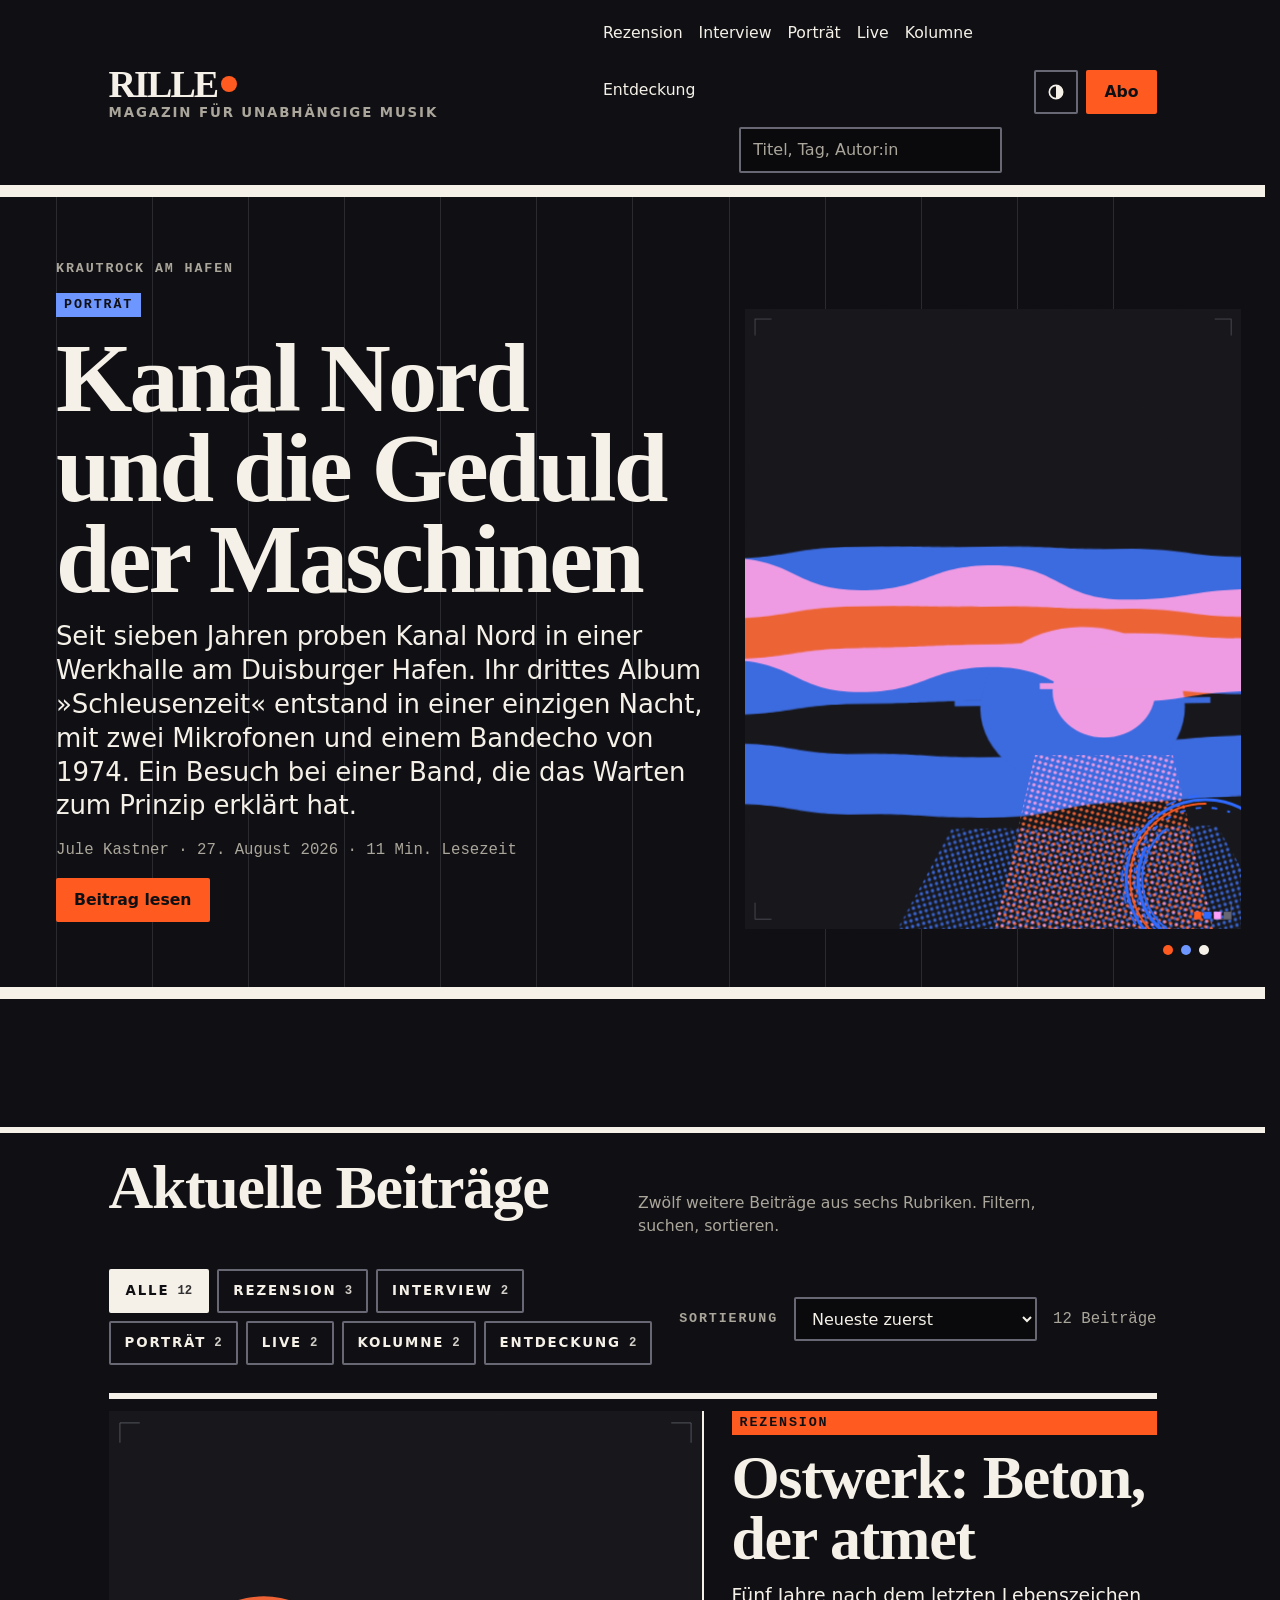
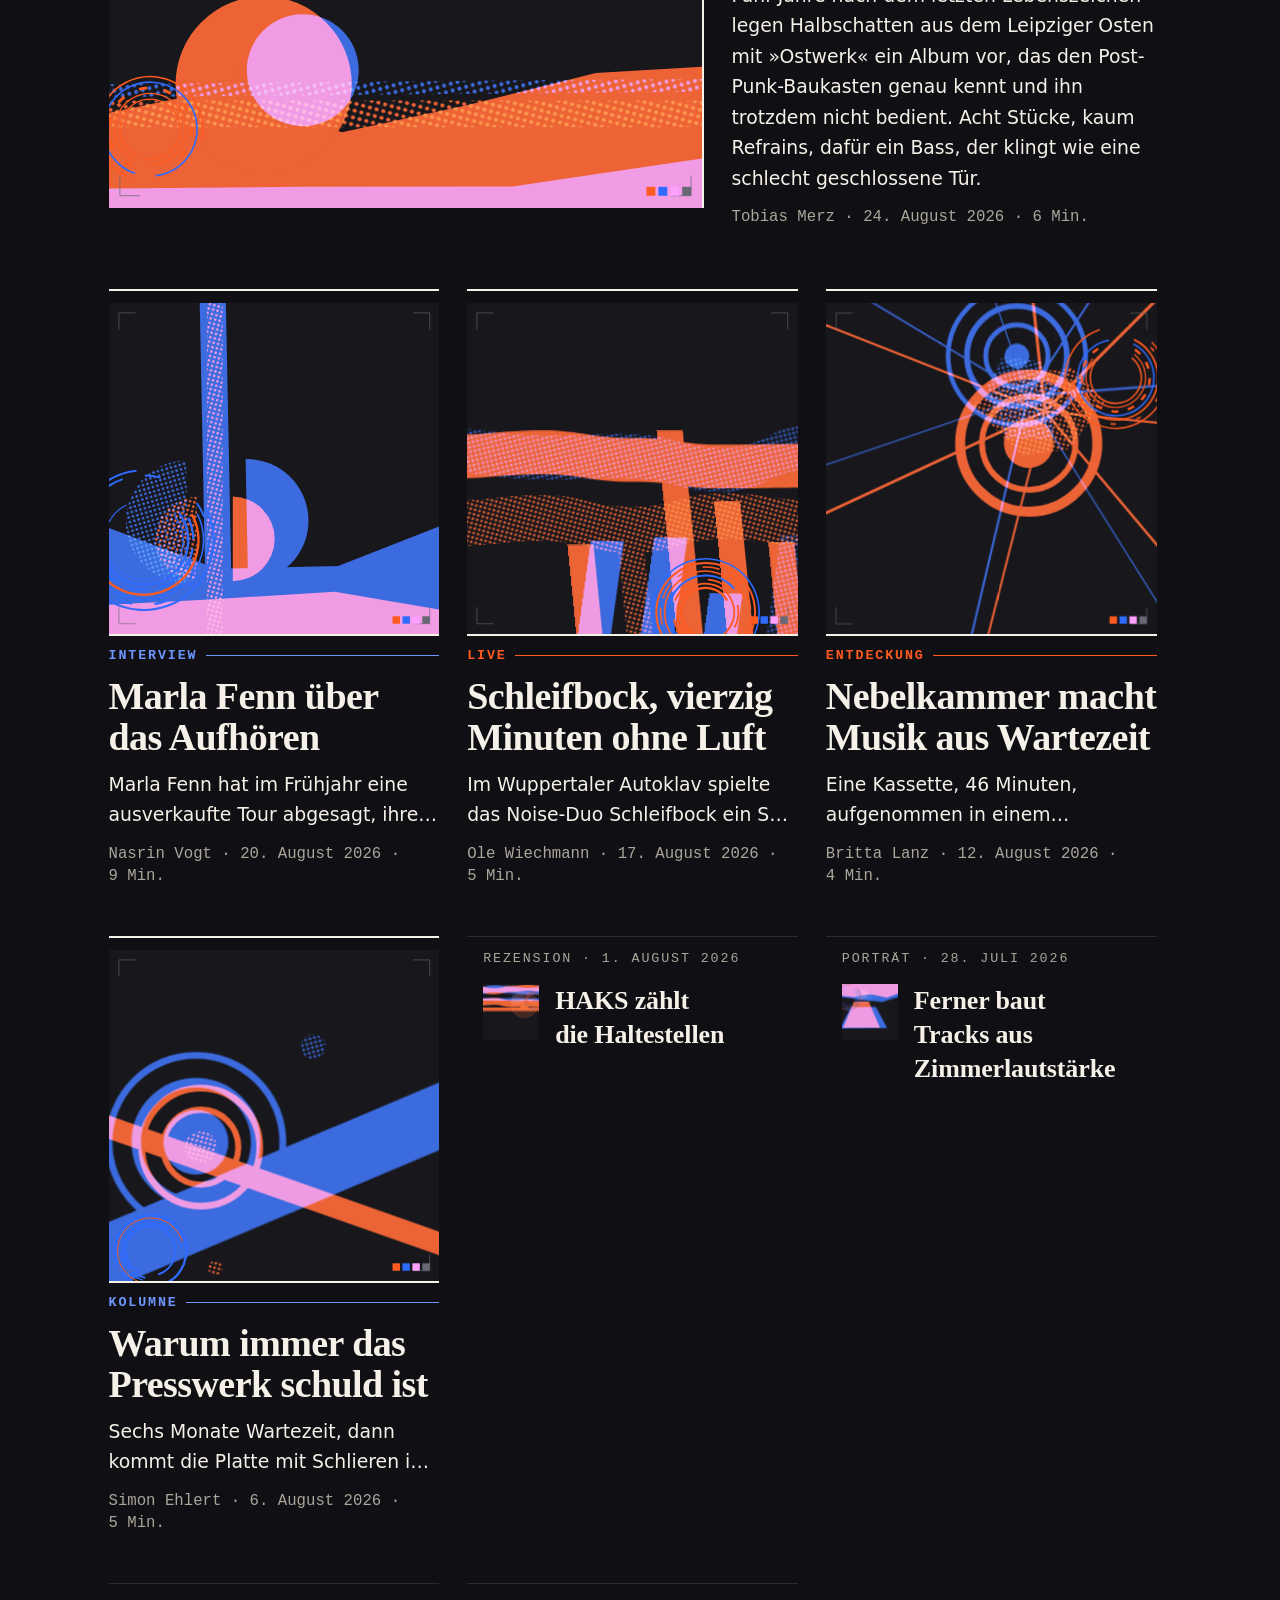
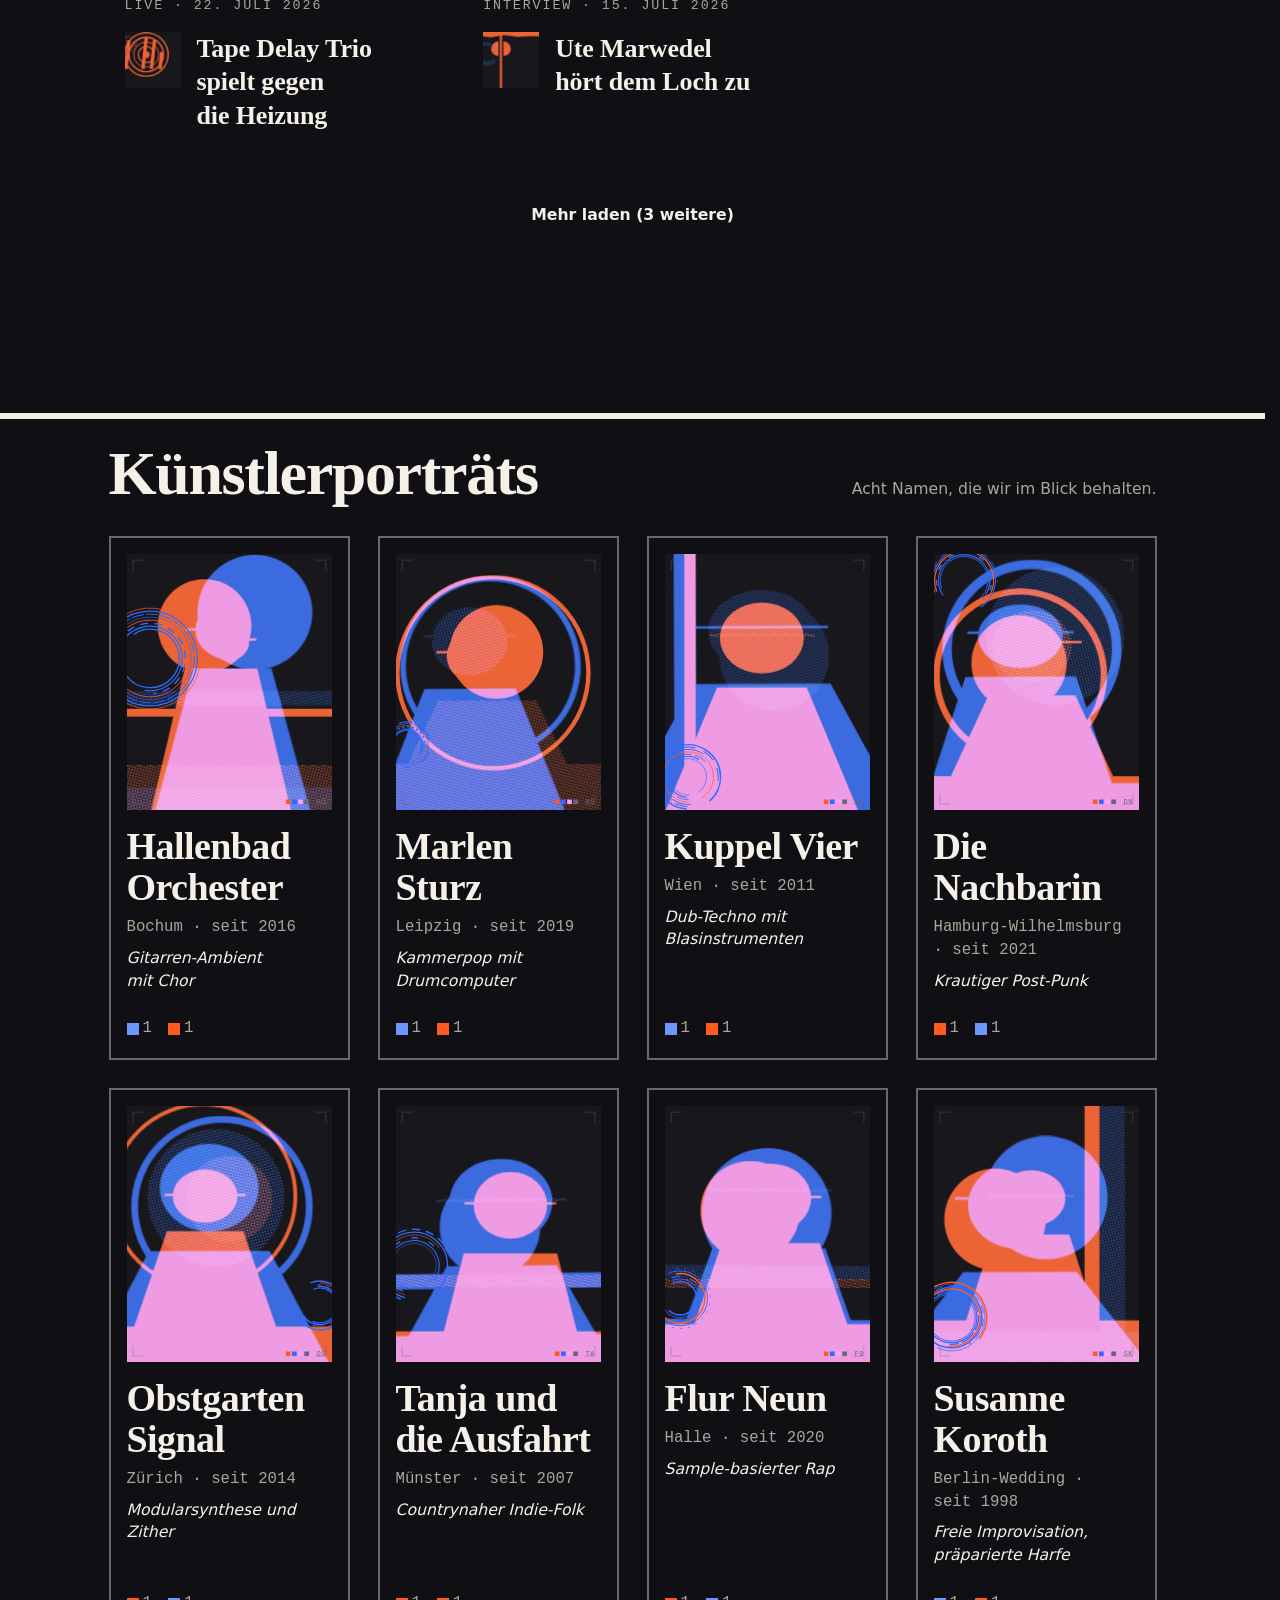
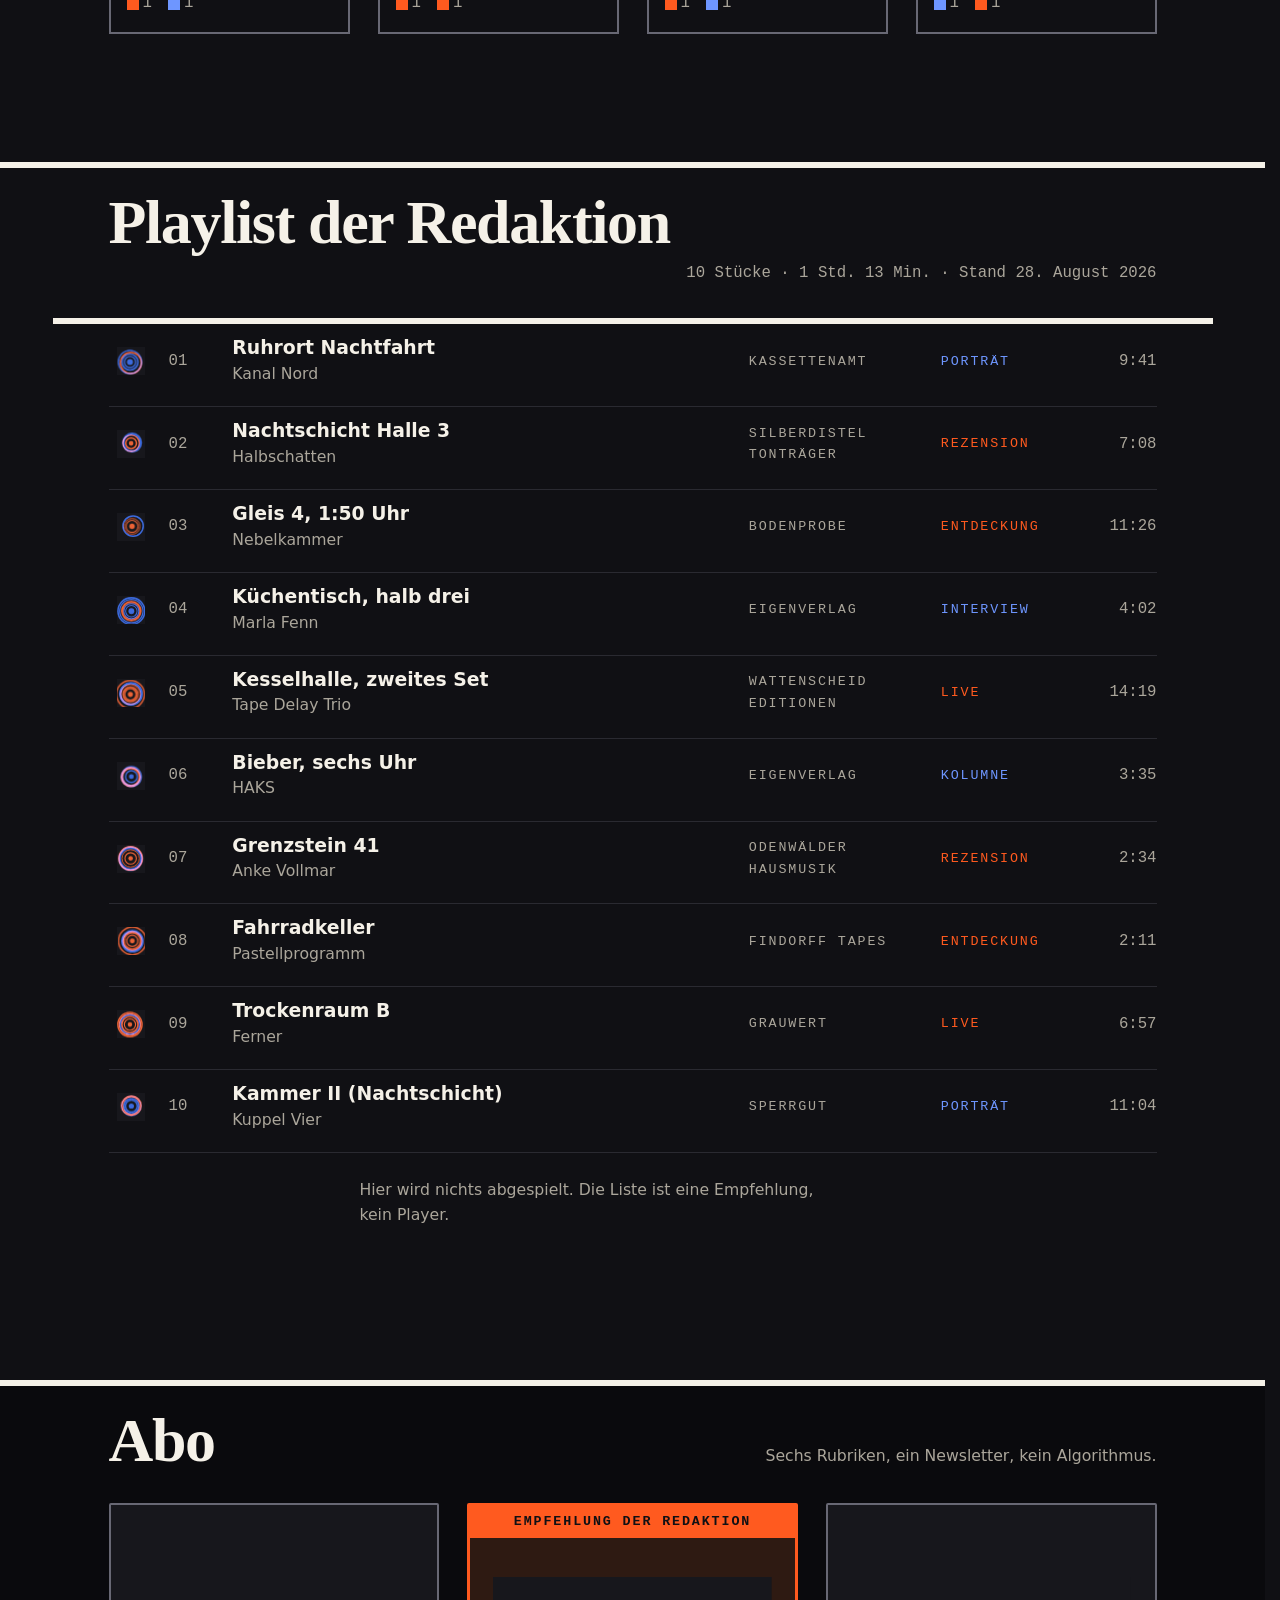
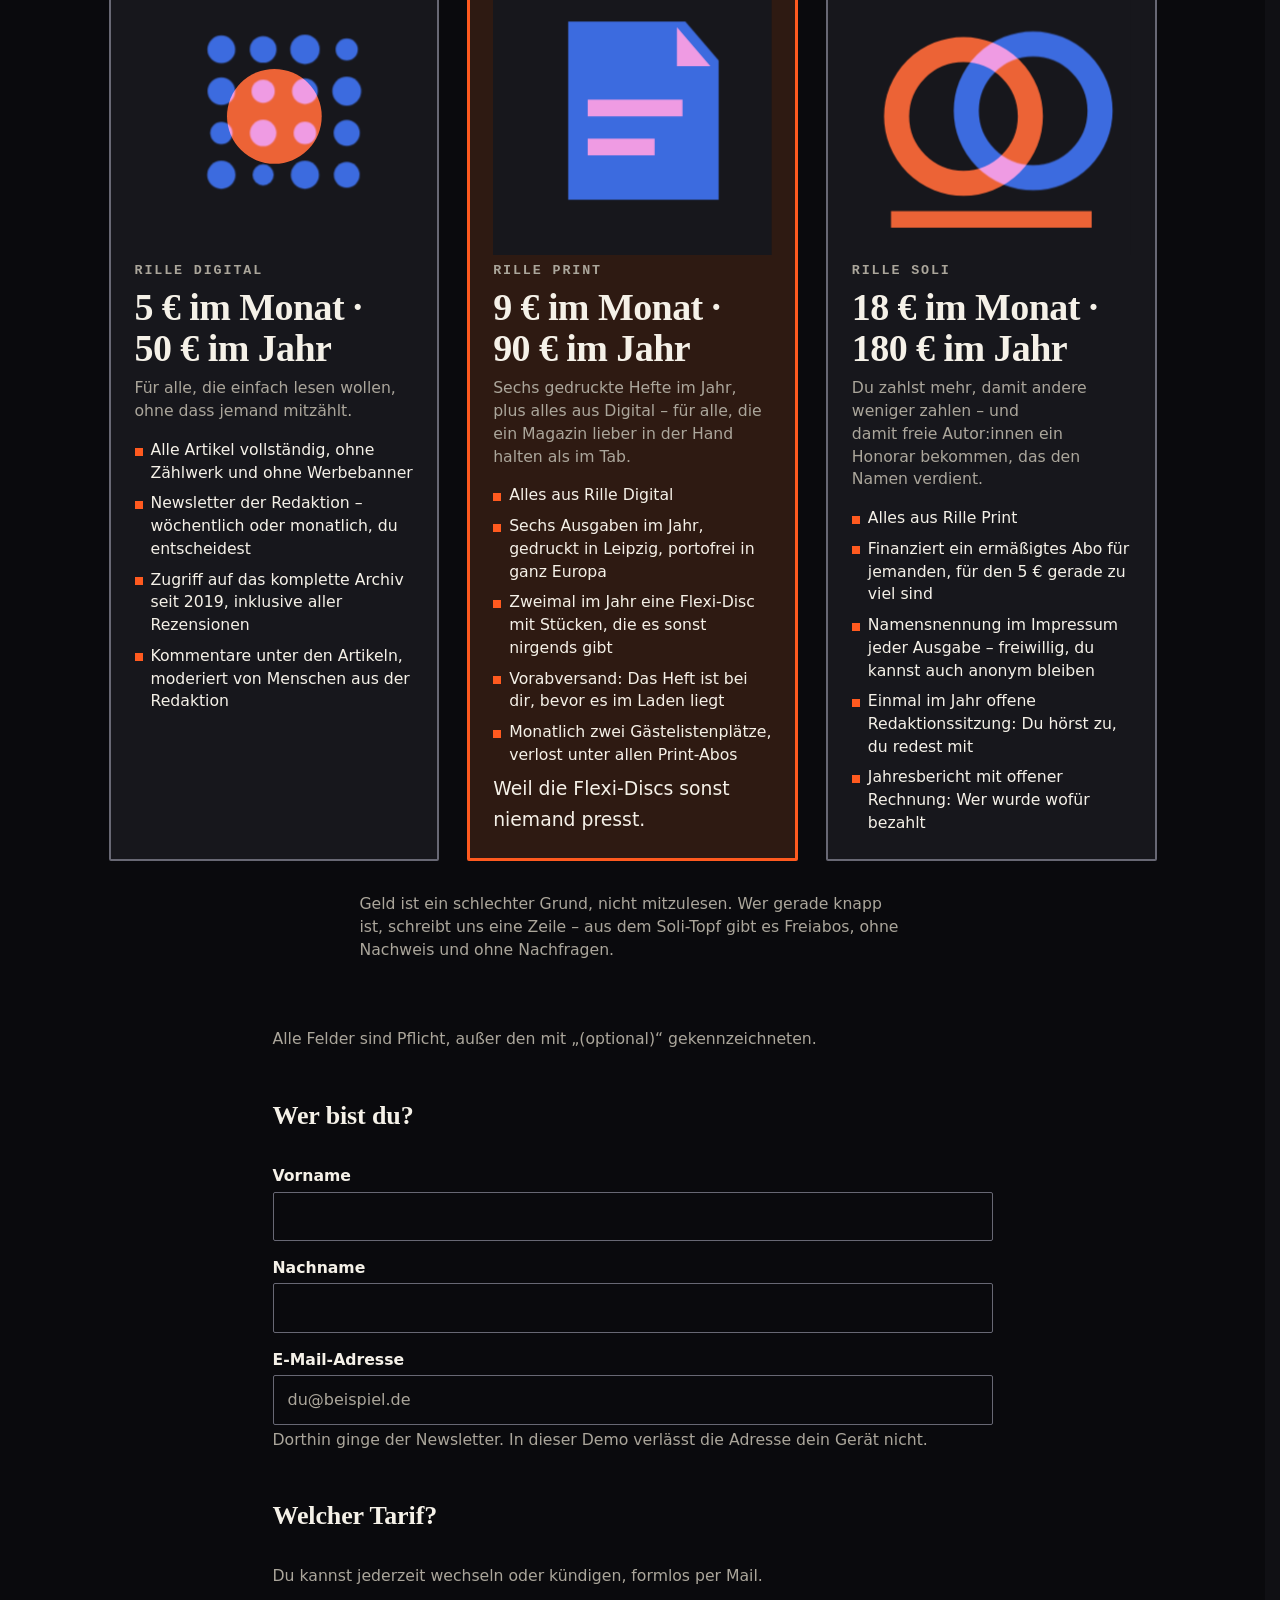
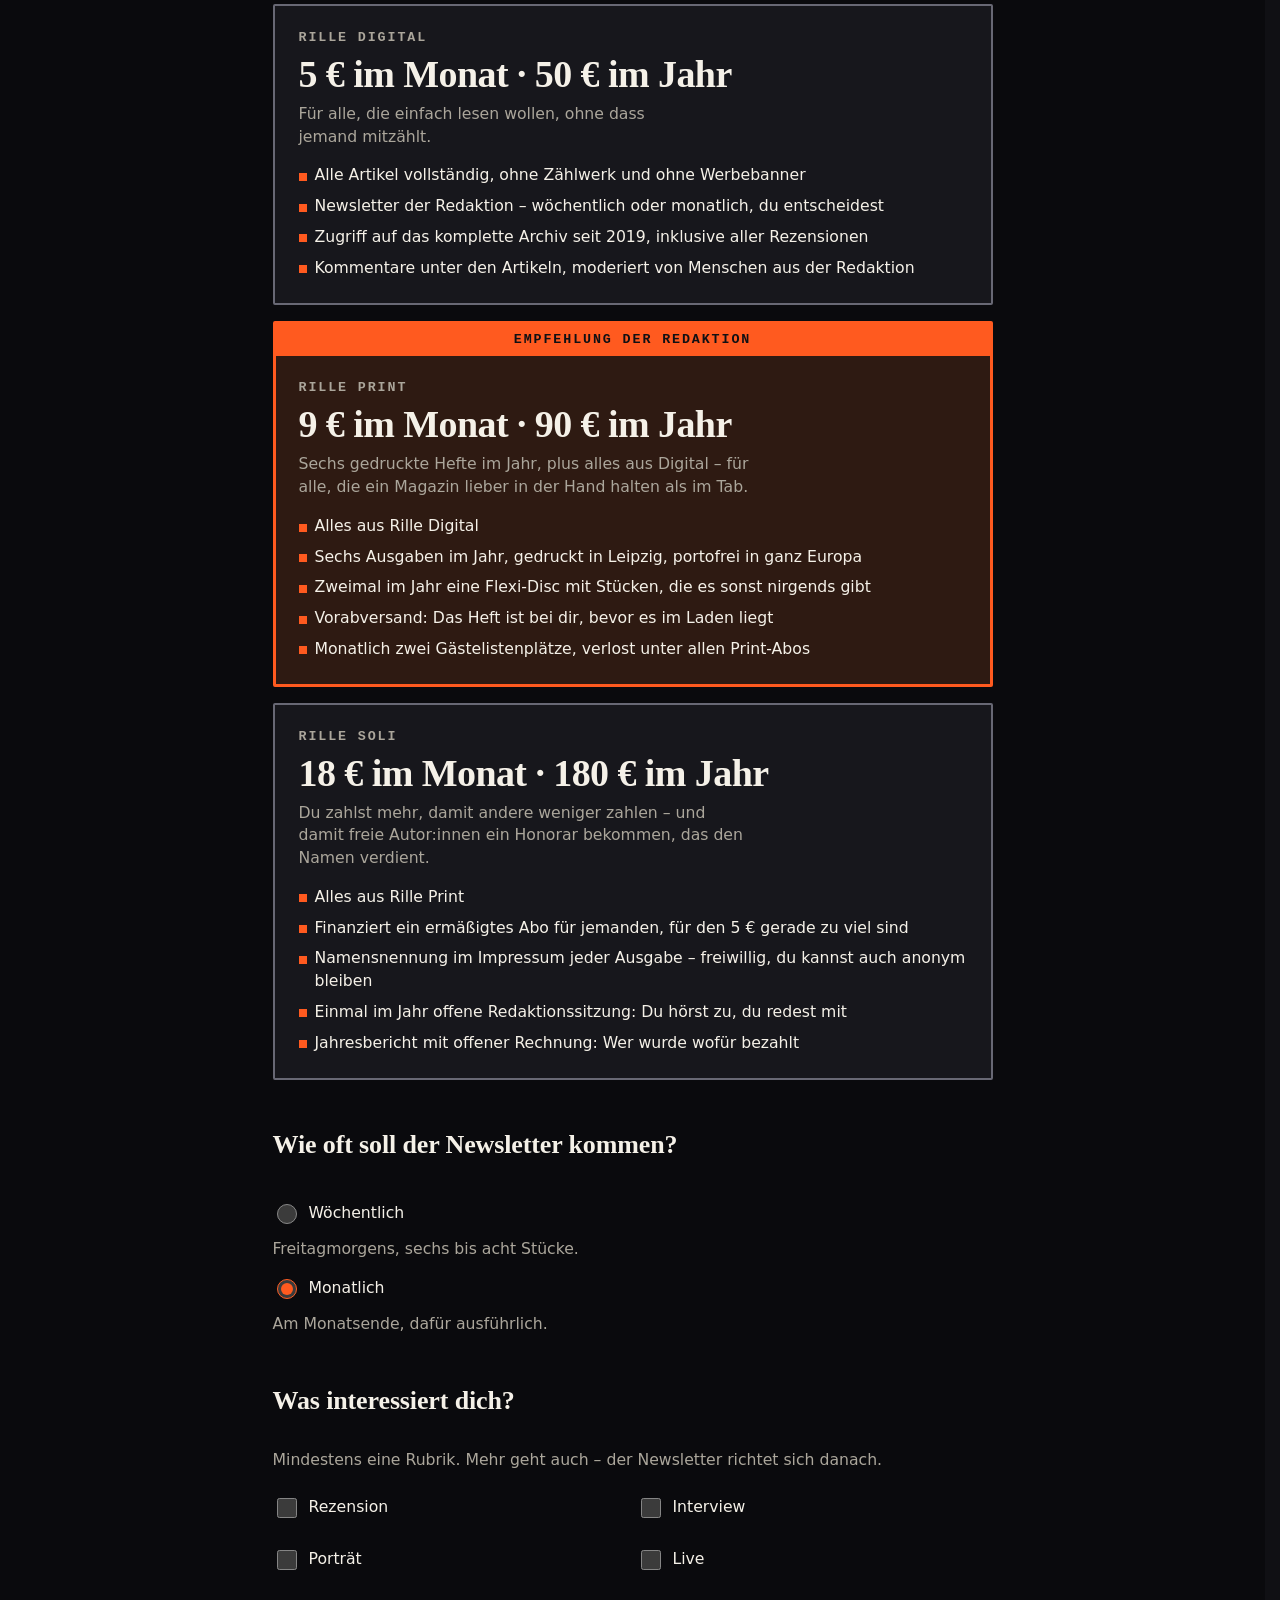
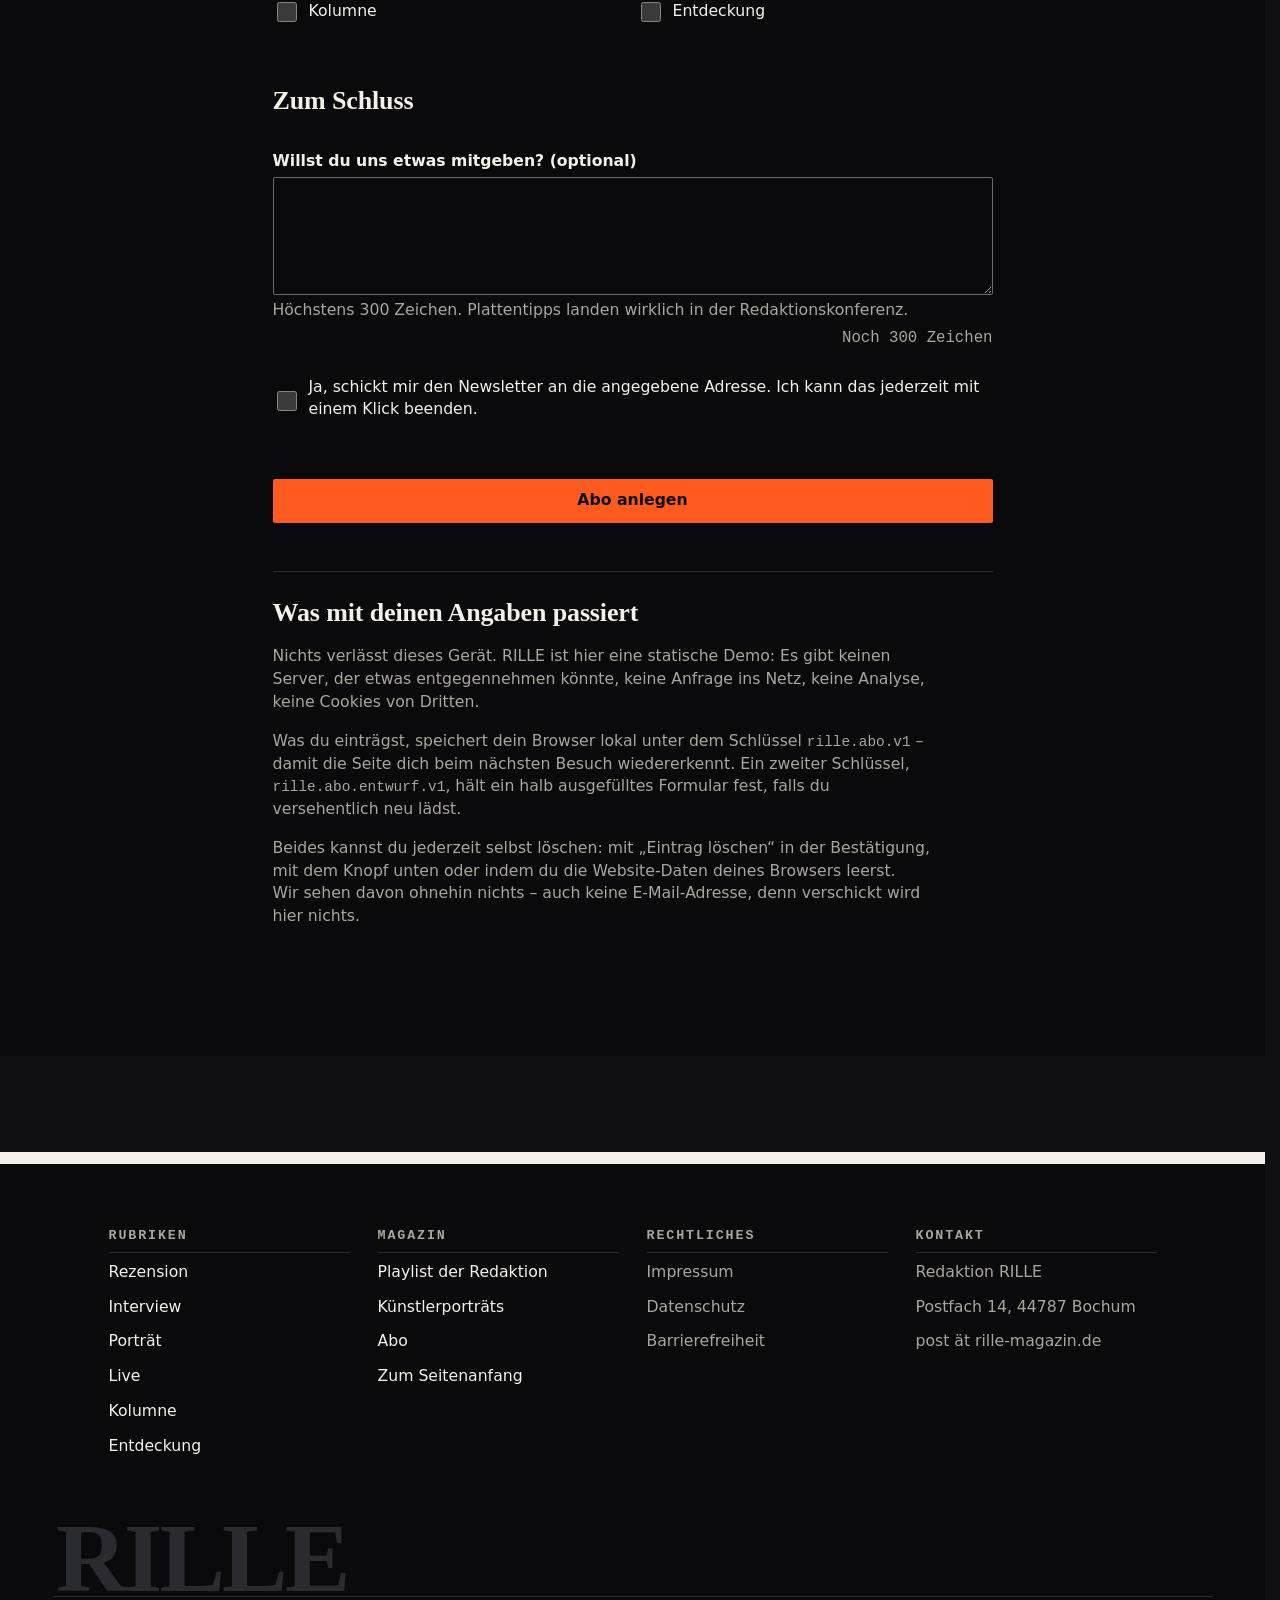
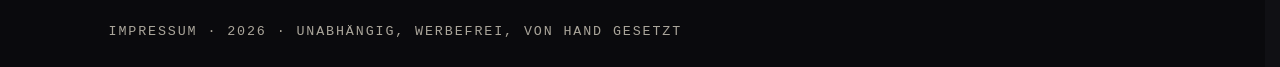
<file: index.html>
<!DOCTYPE html>
<html lang="de">
<head>
<meta charset="utf-8">
<meta name="viewport" content="width=device-width, initial-scale=1">

<script>
/* Startthema vor dem ersten Anstrich setzen (verhindert FOUC). Siehe Bauplan V2. */
(function () {
  try {
    var gespeichert = window.localStorage.getItem('rille.thema');
    document.documentElement.setAttribute('data-theme',
      gespeichert === 'light' ? 'light' : 'dark');
  } catch (fehler) { /* localStorage kann unter file:// werfen – dann gilt das Systemthema. */ }
})();
</script>

<title>RILLE – Magazin für unabhängige Musik</title>
<meta name="description" content="RILLE ist ein unabhängiges Online-Magazin für Musik abseits der Verwertungsketten: Rezensionen, Interviews, Porträts, Konzertberichte, Kolumnen und Entdeckungen – werbefrei und von Hand gesetzt.">
<meta name="color-scheme" content="dark light">
<meta name="theme-color" content="#101014" media="(prefers-color-scheme: dark)">
<meta name="theme-color" content="#F5F1E8" media="(prefers-color-scheme: light)">
<link rel="icon" href="data:image/svg+xml,%3Csvg xmlns='http://www.w3.org/2000/svg' viewBox='0 0 32 32'%3E%3Crect width='32' height='32' fill='%23101014'/%3E%3Ccircle cx='16' cy='16' r='12.5' fill='none' stroke='%23F5F1E8' stroke-width='1.5'/%3E%3Ccircle cx='16' cy='16' r='8' fill='none' stroke='%23F5F1E8' stroke-width='1.5'/%3E%3Ccircle cx='16' cy='16' r='3.5' fill='%23FF5A1F'/%3E%3C/svg%3E">
<link rel="stylesheet" href="assets/css/style.css">
<script src="assets/js/data.js" defer></script>
<script src="assets/js/artwork.js" defer></script>
<script src="assets/js/app.js" defer></script>
</head>
<body>

<a class="sprungmarke" id="sprungmarke" href="#inhalt">Direkt zum Inhalt</a>

<header class="kopfzeile" id="kopf">
  <div class="kopfzeile__innen inhalt">

    <h1 class="wortmarke">
      <span class="wortmarke__wort">RILLE<span class="wortmarke__punkt" aria-hidden="true"></span></span>
      <span class="wortmarke__beizeile">Magazin für unabhängige Musik</span>
    </h1>

    <button class="menuknopf" id="menuknopf" type="button"
            data-aktion="menu-umschalten"
            aria-expanded="false" aria-controls="hauptnav">Menü</button>

    <nav class="hauptnav" id="hauptnav" aria-label="Rubriken">
      <ul class="hauptnav__liste">
        <li class="hauptnav__eintrag">
          <a class="hauptnav__link" href="#beitraege" data-rubrik="rezension">Rezension</a>
        </li>
        <li class="hauptnav__eintrag">
          <a class="hauptnav__link" href="#beitraege" data-rubrik="interview">Interview</a>
        </li>
        <li class="hauptnav__eintrag">
          <a class="hauptnav__link" href="#beitraege" data-rubrik="portraet">Porträt</a>
        </li>
        <li class="hauptnav__eintrag">
          <a class="hauptnav__link" href="#beitraege" data-rubrik="live">Live</a>
        </li>
        <li class="hauptnav__eintrag">
          <a class="hauptnav__link" href="#beitraege" data-rubrik="kolumne">Kolumne</a>
        </li>
        <li class="hauptnav__eintrag">
          <a class="hauptnav__link" href="#beitraege" data-rubrik="entdeckung">Entdeckung</a>
        </li>
      </ul>

      <form class="suche" id="suche" role="search" autocomplete="off">
        <label class="suche__label" for="suchfeld">Beiträge durchsuchen</label>
        <input class="suche__feld" id="suchfeld" name="suche" type="search"
               placeholder="Titel, Tag, Autor:in" enterkeyhint="search"
               aria-describedby="suchstatus">
        <button class="suche__loeschen" id="suche-loeschen" type="button"
                data-aktion="suche-loeschen" hidden>Suche löschen</button>
      </form>
    </nav>

    <div class="kopfzeile__werkzeuge">
      <button class="themenschalter" id="themenschalter" type="button"
              data-aktion="thema-umschalten"
              aria-label="Zu hellem Design wechseln">
        <!-- LAUFZEIT: SVG aus RILLE_ARTWORK.symbol('thema', 20) -->
      </button>
      <a class="knopf knopf--primaer kopfzeile__abo" href="#abo">Abo</a>
    </div>

  </div>
</header>

<main id="inhalt" tabindex="-1">

<noscript>
  <p class="noscript-hinweis inhalt">
    Für Rubrikfilter, Suche, Sortierung, Lesemodus, Künstlerblatt und das Abo-Formular braucht
    diese Seite JavaScript. Ohne JavaScript bleiben Aufmacher, Artikelraster, Künstlerporträts
    und Playlist leer – die Texte der Abo-Sektion und die Fußzeile stehen weiterhin bereit.
  </p>
</noscript>

<section class="aufmacher" id="aufmacher" aria-labelledby="aufmacher-titel">
  <!-- LAUFZEIT: app.js -> rendereAufmacher(): .aufmacher__text mit
       p.rubrikmarke, h2#aufmacher-titel, .aufmacher__dachzeile, .aufmacher__lead,
       .aufmacher__meta, Knopf [data-aktion="lesemodus-oeffnen"];
       .aufmacher__artwork mit RILLE_ARTWORK.hero(); .aufmacher__marken -->
</section>

<section class="ressort" id="beitraege" aria-labelledby="beitraege-titel">
  <div class="ressort__balken" aria-hidden="true"></div>
  <div class="ressort__kopf inhalt">
    <h2 class="ressort__titel" id="beitraege-titel">Aktuelle Beiträge</h2>
    <p class="ressort__beizeile">Zwölf weitere Beiträge aus sechs Rubriken. Filtern, suchen, sortieren.</p>
  </div>

  <div class="filterleiste inhalt" id="filter">
    <h3 class="sr-only">Nach Rubrik filtern</h3>
    <ul class="filterleiste__liste" id="filterliste">
      <!-- LAUFZEIT: app.js -> 1 Chip „Alle“ + 6 Rubrik-Chips (li.filterleiste__eintrag > button.filter-chip) -->
    </ul>

    <div class="filterleiste__werkzeuge">
      <label class="filterleiste__sortlabel" for="sortierung">Sortierung</label>
      <select class="filterleiste__sortierung" id="sortierung" data-aktion="sortieren">
        <option value="datum-neu" selected>Neueste zuerst</option>
        <option value="datum-alt">Älteste zuerst</option>
        <option value="lesezeit-kurz">Kürzeste Lesezeit zuerst</option>
        <option value="titel-az">Titel A–Z</option>
      </select>
      <p class="filterleiste__zaehler mono" id="ergebniszaehler">13 Beiträge</p>
    </div>
  </div>

  <p class="suchstatus" id="suchstatus" role="status" aria-live="polite"></p>

  <div class="artikelraster raster inhalt" id="artikelraster">
    <!-- LAUFZEIT: app.js -> Artikelkarten (article.artikelkarte--gross | --mittel | --kompakt) -->
  </div>

  <p class="leerzustand" id="leerzustand" hidden>
    <span class="leerzustand__titel">Nichts gefunden.</span>
    <span class="leerzustand__text" id="leerzustand-text"><!-- LAUFZEIT: Erläuterung --></span>
    <button class="knopf knopf--geist" type="button" data-aktion="filter-zuruecksetzen">
      Filter zurücksetzen
    </button>
  </p>

  <div class="nachladen inhalt">
    <button class="knopf knopf--sekundaer" id="nachladen" type="button" data-aktion="mehr-laden">
      Mehr laden
    </button>
  </div>
</section>

<section class="ressort" id="kuenstler" aria-labelledby="kuenstler-titel">
  <div class="ressort__balken" aria-hidden="true"></div>
  <div class="ressort__kopf inhalt">
    <h2 class="ressort__titel" id="kuenstler-titel">Künstlerporträts</h2>
    <p class="ressort__beizeile">Acht Namen, die wir im Blick behalten.</p>
  </div>
  <div class="kuenstlerraster raster inhalt" id="kuenstlerraster">
    <!-- LAUFZEIT: app.js -> Künstlerkarten (article.kuenstlerkarte) -->
  </div>
</section>

<section class="ressort" id="playlist" aria-labelledby="playlist-titel">
  <div class="ressort__balken" aria-hidden="true"></div>
  <div class="ressort__kopf inhalt">
    <h2 class="ressort__titel" id="playlist-titel">Playlist der Redaktion</h2>
    <p class="playlist__stand mono" id="playlist-stand"><!-- LAUFZEIT: Gesamtdauer und Stand --></p>
  </div>
  <ol class="playlist inhalt" id="playlistliste">
    <!-- LAUFZEIT: app.js -> li.playlistzeile je Stück -->
  </ol>
  <p class="playlist__fussnote inhalt">
    Hier wird nichts abgespielt. Die Liste ist eine Empfehlung, kein Player.
  </p>
</section>

<section class="ressort ressort--abo" id="abo" aria-labelledby="abo-titel">
  <div class="ressort__balken" aria-hidden="true"></div>
  <div class="ressort__kopf inhalt">
    <h2 class="ressort__titel" id="abo-titel">Abo</h2>
    <p class="ressort__beizeile" id="abo-vorspann">Sechs Rubriken, ein Newsletter, kein Algorithmus.</p>
  </div>

  <div class="tarife raster inhalt" id="abo-tarife">
    <!-- LAUFZEIT: app.js -> drei Tarifkarten aus RILLE_DATA.abo.tarife -->
  </div>

  <p class="abo-hinweis inhalt">
    Geld ist ein schlechter Grund, nicht mitzulesen. Wer gerade knapp ist, schreibt uns eine Zeile –
    aus dem Soli-Topf gibt es Freiabos, ohne Nachweis und ohne Nachfragen.
  </p>

  <div class="abo-block schmal" id="abo-block">

    <p class="abo-entwurf" id="abo-entwurf" hidden>
      <!-- LAUFZEIT: Hinweis auf wiederhergestellten Entwurf + Knopf [data-aktion="abo-entwurf-verwerfen"] -->
    </p>

    <form class="abo-formular" id="abo-formular" novalidate aria-describedby="abo-vorspann">

      <div class="fehlerliste" id="abo-fehlerliste" tabindex="-1" hidden>
        <!-- LAUFZEIT: h3 „Da fehlt noch etwas“, Zählsatz, ol mit Links [data-aktion="abo-fehler-springen"] -->
      </div>

      <p class="abo-pflichthinweis">Alle Felder sind Pflicht, außer den mit „(optional)“ gekennzeichneten.</p>

      <fieldset class="abo-gruppe" id="abo-fs-person">
        <legend>Wer bist du?</legend>

        <div class="feld" data-feld="vorname">
          <label for="abo-vorname">Vorname</label>
          <input type="text" id="abo-vorname" name="vorname" required
                 autocomplete="given-name" autocapitalize="words" spellcheck="false"
                 maxlength="60">
          <p class="feld-fehler" id="abo-vorname-fehler" hidden></p>
        </div>

        <div class="feld" data-feld="nachname">
          <label for="abo-nachname">Nachname</label>
          <input type="text" id="abo-nachname" name="nachname" required
                 autocomplete="family-name" autocapitalize="words" spellcheck="false"
                 maxlength="60">
          <p class="feld-fehler" id="abo-nachname-fehler" hidden></p>
        </div>

        <div class="feld" data-feld="email">
          <label for="abo-email">E-Mail-Adresse</label>
          <input type="email" id="abo-email" name="email" required
                 autocomplete="email" inputmode="email" placeholder="du@beispiel.de"
                 maxlength="254" autocapitalize="none" autocorrect="off" spellcheck="false"
                 aria-describedby="abo-email-hilfe">
          <p class="feld-hilfe" id="abo-email-hilfe">Dorthin ginge der Newsletter. In dieser Demo verlässt die Adresse dein Gerät nicht.</p>
          <p class="feld-notiz" id="abo-email-notiz" hidden>
            <!-- LAUFZEIT: freundlicher Hinweis „schon angemeldet“ bzw. Tippfehler-Vorschlag
                 mit Knopf [data-aktion="email-vorschlag-uebernehmen"] -->
          </p>
          <p class="feld-fehler" id="abo-email-fehler" hidden></p>
        </div>
      </fieldset>

      <fieldset class="abo-gruppe tarife-auswahl" id="abo-fs-tarif" data-feld="tarif"
                aria-describedby="abo-tarif-hilfe">
        <legend>Welcher Tarif?</legend>
        <p class="feld-hilfe" id="abo-tarif-hilfe">Du kannst jederzeit wechseln oder kündigen, formlos per Mail.</p>
        <p class="feld-fehler" id="abo-tarif-fehler" hidden></p>
        <div class="tarife-auswahl__liste" id="abo-tarif-liste">
          <!-- LAUFZEIT: app.js -> drei .tarif-karte mit input[type=radio][name=tarif]
               id="abo-tarif-digital" | "abo-tarif-print" | "abo-tarif-soli" -->
        </div>
      </fieldset>

      <fieldset class="abo-gruppe" id="abo-fs-intervall" data-feld="intervall">
        <legend>Wie oft soll der Newsletter kommen?</legend>
        <p class="feld-fehler" id="abo-intervall-fehler" hidden></p>
        <div class="wahlliste" id="abo-intervall-liste">
          <!-- LAUFZEIT: app.js -> zwei input[type=radio][name=intervall]
               id="abo-intervall-woechentlich" | "abo-intervall-monatlich" (monatlich vorausgewählt) -->
        </div>
      </fieldset>

      <fieldset class="abo-gruppe" id="abo-fs-interessen" data-feld="interessen"
                aria-describedby="abo-interessen-hilfe">
        <legend>Was interessiert dich?</legend>
        <p class="feld-hilfe" id="abo-interessen-hilfe">Mindestens eine Rubrik. Mehr geht auch – der Newsletter richtet sich danach.</p>
        <p class="feld-fehler" id="abo-interessen-fehler" hidden></p>
        <div class="wahlliste wahlliste--zweispaltig" id="abo-interessen-liste">
          <!-- LAUFZEIT: app.js -> sechs input[type=checkbox][name=interessen]
               id="abo-interesse-<rubrikId>" aus RILLE_DATA.rubriken -->
        </div>
      </fieldset>

      <fieldset class="abo-gruppe" id="abo-adresse" data-feld="adresse"
                aria-describedby="abo-adresse-hilfe" hidden disabled>
        <legend>Wohin soll das Heft?</legend>
        <p class="feld-hilfe" id="abo-adresse-hilfe">Brauchen wir nur, damit das gedruckte Heft ankommt.</p>

        <div class="feld" data-feld="strasse">
          <label for="abo-strasse">Straße und Hausnummer</label>
          <input type="text" id="abo-strasse" name="strasse"
                 autocomplete="address-line1" autocapitalize="words" maxlength="80"
                 placeholder="Bahnhofstraße 4">
          <p class="feld-fehler" id="abo-strasse-fehler" hidden></p>
        </div>

        <div class="feld" data-feld="plz">
          <label for="abo-plz">Postleitzahl</label>
          <input type="text" id="abo-plz" name="plz"
                 autocomplete="postal-code" inputmode="numeric" spellcheck="false"
                 maxlength="5" placeholder="44137"
                 aria-describedby="abo-plz-hilfe">
          <p class="feld-hilfe" id="abo-plz-hilfe">Fünf Ziffern.</p>
          <p class="feld-fehler" id="abo-plz-fehler" hidden></p>
        </div>

        <div class="feld" data-feld="ort">
          <label for="abo-ort">Ort</label>
          <input type="text" id="abo-ort" name="ort"
                 autocomplete="address-level2" autocapitalize="words" maxlength="60">
          <p class="feld-fehler" id="abo-ort-fehler" hidden></p>
        </div>

        <div class="feld" data-feld="land">
          <label for="abo-land">Land</label>
          <select id="abo-land" name="land" autocomplete="country-name">
            <option value="DE" selected>Deutschland</option>
            <option value="AT">Österreich</option>
            <option value="CH">Schweiz</option>
            <option value="EU">Übriges Europa</option>
          </select>
          <p class="feld-fehler" id="abo-land-fehler" hidden></p>
        </div>
      </fieldset>

      <fieldset class="abo-gruppe" id="abo-fs-schluss">
        <legend>Zum Schluss</legend>

        <div class="feld" data-feld="kommentar">
          <label for="abo-kommentar">Willst du uns etwas mitgeben? (optional)</label>
          <textarea id="abo-kommentar" name="kommentar" rows="4" maxlength="300"
                    spellcheck="true" autocomplete="off"
                    aria-describedby="abo-kommentar-hilfe"></textarea>
          <p class="feld-hilfe" id="abo-kommentar-hilfe">Höchstens 300 Zeichen. Plattentipps landen wirklich in der Redaktionskonferenz.</p>
          <p class="feld-zaehler mono" id="abo-kommentar-zaehler" aria-hidden="true">Noch 300 Zeichen</p>
          <p class="feld-fehler" id="abo-kommentar-fehler" hidden></p>
        </div>

        <div class="feld feld--kontrolle" data-feld="einwilligung">
          <label class="feld__kontrolle" for="abo-einwilligung">
            <input type="checkbox" id="abo-einwilligung" name="einwilligung" value="ja" required>
            <span class="feld__kontrolltext">Ja, schickt mir den Newsletter an die angegebene Adresse. Ich kann das jederzeit mit einem Klick beenden.</span>
          </label>
          <p class="feld-fehler" id="abo-einwilligung-fehler" hidden></p>
        </div>
      </fieldset>

      <div class="hp" aria-hidden="true">
        <label for="abo-webseite">Webseite (bitte frei lassen)</label>
        <input type="text" id="abo-webseite" name="webseite" tabindex="-1" autocomplete="off">
      </div>

      <button class="knopf knopf--primaer" id="abo-absenden" type="submit">Abo anlegen</button>
    </form>

    <div class="abo-quittung-ziel" id="abo-quittung-ziel">
      <!-- LAUFZEIT: Erfolgs-, Aktualisiert- oder „bereits angemeldet“-Karte
           mit h3[tabindex="-1"], dl.abo-quittung und den Knöpfen
           [data-aktion="abo-aendern" | "abo-loeschen" | "abo-aktualisieren" | "abo-andere-adresse"] -->
    </div>

    <div class="datenschutz" id="abo-datenschutz">
      <h3>Was mit deinen Angaben passiert</h3>
      <p>
        Nichts verlässt dieses Gerät. RILLE ist hier eine statische Demo: Es gibt keinen Server,
        der etwas entgegennehmen könnte, keine Anfrage ins Netz, keine Analyse, keine Cookies
        von Dritten.
      </p>
      <p>
        Was du einträgst, speichert dein Browser lokal unter dem Schlüssel
        <code class="mono">rille.abo.v1</code> – damit die Seite dich beim nächsten Besuch
        wiedererkennt. Ein zweiter Schlüssel, <code class="mono">rille.abo.entwurf.v1</code>,
        hält ein halb ausgefülltes Formular fest, falls du versehentlich neu lädst.
      </p>
      <p>
        Beides kannst du jederzeit selbst löschen: mit „Eintrag löschen“ in der Bestätigung, mit
        dem Knopf unten oder indem du die Website-Daten deines Browsers leerst. Wir sehen davon
        ohnehin nichts – auch keine E-Mail-Adresse, denn verschickt wird hier nichts.
      </p>
      <button class="knopf knopf--geist" id="abo-alles-loeschen" type="button"
              data-aktion="abo-alles-loeschen" hidden>
        Alle lokal gespeicherten Abo-Daten löschen
      </button>
    </div>

    <p class="sr-only" id="abo-status" role="status" aria-live="polite"></p>
  </div>
</section>

</main>

<footer class="fusszeile" id="fuss" aria-labelledby="fuss-titel">
  <h2 class="sr-only" id="fuss-titel">Fußzeile</h2>
  <div class="fusszeile__innen inhalt raster">
    <nav class="fussgruppe" aria-label="Rubriken in der Fußzeile">
      <h3 class="fussgruppe__kopf">Rubriken</h3>
      <ul class="fussgruppe__liste">
        <li><a class="fussgruppe__link" href="#beitraege" data-rubrik="rezension">Rezension</a></li>
        <li><a class="fussgruppe__link" href="#beitraege" data-rubrik="interview">Interview</a></li>
        <li><a class="fussgruppe__link" href="#beitraege" data-rubrik="portraet">Porträt</a></li>
        <li><a class="fussgruppe__link" href="#beitraege" data-rubrik="live">Live</a></li>
        <li><a class="fussgruppe__link" href="#beitraege" data-rubrik="kolumne">Kolumne</a></li>
        <li><a class="fussgruppe__link" href="#beitraege" data-rubrik="entdeckung">Entdeckung</a></li>
      </ul>
    </nav>
    <nav class="fussgruppe" aria-label="Magazin">
      <h3 class="fussgruppe__kopf">Magazin</h3>
      <ul class="fussgruppe__liste">
        <li><a class="fussgruppe__link" href="#playlist">Playlist der Redaktion</a></li>
        <li><a class="fussgruppe__link" href="#kuenstler">Künstlerporträts</a></li>
        <li><a class="fussgruppe__link" href="#abo">Abo</a></li>
        <li><a class="fussgruppe__link" href="#kopf">Zum Seitenanfang</a></li>
      </ul>
    </nav>
    <div class="fussgruppe">
      <h3 class="fussgruppe__kopf">Rechtliches</h3>
      <ul class="fussgruppe__liste">
        <li><span class="fussgruppe__eintrag">Impressum</span></li>
        <li><span class="fussgruppe__eintrag">Datenschutz</span></li>
        <li><span class="fussgruppe__eintrag">Barrierefreiheit</span></li>
      </ul>
    </div>
    <div class="fussgruppe">
      <h3 class="fussgruppe__kopf">Kontakt</h3>
      <ul class="fussgruppe__liste">
        <li><span class="fussgruppe__eintrag">Redaktion RILLE</span></li>
        <li><span class="fussgruppe__eintrag">Postfach 14, 44787 Bochum</span></li>
        <li><span class="fussgruppe__eintrag">post ät rille-magazin.de</span></li>
      </ul>
    </div>
  </div>
  <p class="fusszeile__marke" aria-hidden="true">RILLE</p>
  <p class="fusszeile__kolophon mono inhalt">
    Impressum · <span id="fuss-jahr">2026</span> · Unabhängig, werbefrei, von Hand gesetzt
  </p>
</footer>

<div class="overlay" id="lesemodus" role="dialog" aria-modal="true"
     aria-labelledby="lesemodus-titel" hidden>
  <div class="overlay__verdunkler" data-aktion="overlay-schliessen"></div>
  <div class="overlay__panel lesemodus__panel" data-schriftgroesse="m">

    <div class="lesemodus__leiste">
      <p class="rubrikmarke" id="lesemodus-rubrik" data-rubrik=""></p>
      <div class="lesemodus__fortschritt" aria-hidden="true">
        <div class="lesemodus__balken" id="lesemodus-balken"></div>
      </div>
      <div class="lesemodus__groesse" role="group" aria-label="Schriftgröße">
        <button type="button" data-aktion="schriftgroesse" data-groesse="s" aria-pressed="false">S</button>
        <button type="button" data-aktion="schriftgroesse" data-groesse="m" aria-pressed="true">M</button>
        <button type="button" data-aktion="schriftgroesse" data-groesse="l" aria-pressed="false">L</button>
      </div>
      <button class="overlay__schliessen" type="button" data-aktion="overlay-schliessen">
        Schließen
      </button>
    </div>

    <article class="lesemodus__inhalt" id="lesemodus-inhalt" tabindex="-1">
      <!-- LAUFZEIT: .lesemodus__dachzeile, h2.lesemodus__titel#lesemodus-titel,
           .lesemodus__meta, .lesemodus__text mit .lesemodus__absatz und blockquote.pullquote,
           ul.taglist -->
    </article>
  </div>
</div>

<div class="overlay" id="kuenstlerblatt" role="dialog" aria-modal="true"
     aria-labelledby="kuenstlerblatt-titel" hidden>
  <div class="overlay__verdunkler" data-aktion="overlay-schliessen"></div>
  <div class="overlay__panel kuenstlerblatt__panel">
    <button class="overlay__schliessen" type="button" data-aktion="overlay-schliessen">
      Schließen
    </button>
    <div class="kuenstlerblatt__inhalt" id="kuenstlerblatt-inhalt" tabindex="-1">
      <!-- LAUFZEIT: .kuenstlerblatt__kopf mit h2#kuenstlerblatt-titel und dl.steckbrief,
           .kuenstlerblatt__satz mit .kuenstlerblatt__text und aside.marginalie,
           .kuenstlerblatt__bezuege, Knopf .kuenstlerblatt__zurueck -->
    </div>
  </div>
</div>

<p class="sr-only" id="seiten-status" role="status" aria-live="polite"></p>

</body>
</html>
</file>
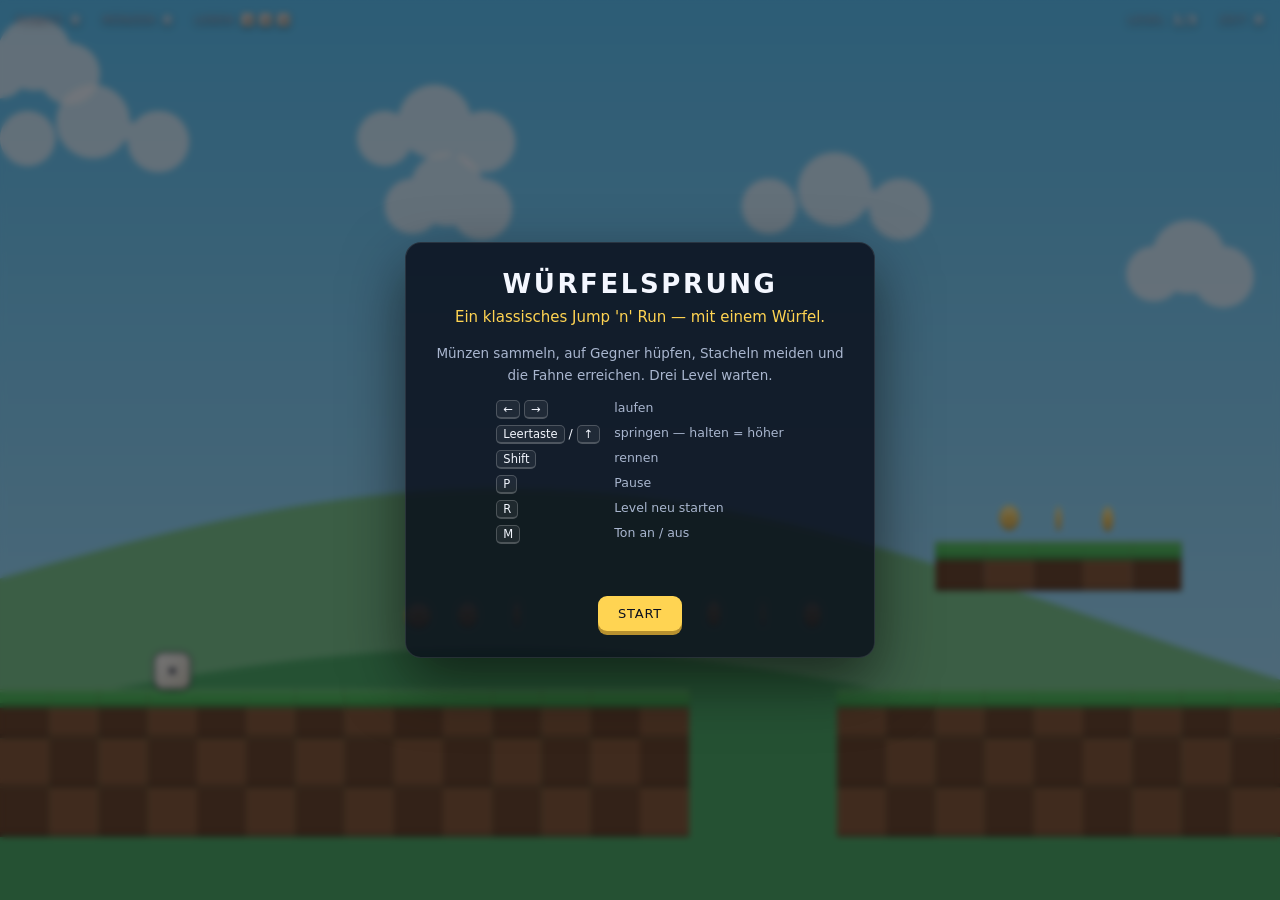
<file: jump-run.html>
<!DOCTYPE html>
<html lang="de">
<head>
<meta charset="UTF-8">
<meta name="viewport" content="width=device-width, initial-scale=1.0, user-scalable=no">
<title>Würfelsprung — Jump 'n' Run</title>
<style>
  :root {
    --ink: #f4f7ff;
    --muted: #a9b6cf;
    --accent: #ffd452;
    --panel: rgba(9, 14, 26, 0.82);
  }

  * { box-sizing: border-box; }

  html, body {
    margin: 0;
    height: 100%;
    overflow: hidden;
    background: #05070d;
    color: var(--ink);
    font-family: "Inter", "Segoe UI", system-ui, -apple-system, sans-serif;
    -webkit-font-smoothing: antialiased;
    user-select: none;
    -webkit-user-select: none;
    touch-action: none;
  }

  #stage { position: fixed; inset: 0; display: block; }

  /* ---- HUD ---------------------------------------------------------- */
  #hud {
    position: fixed;
    top: 0; left: 0; right: 0;
    z-index: 2;
    display: flex;
    flex-wrap: wrap;
    gap: 8px 22px;
    align-items: center;
    padding: 12px 16px;
    font-size: 13px;
    letter-spacing: 0.06em;
    text-transform: uppercase;
    pointer-events: none;
    text-shadow: 0 2px 6px rgba(0, 0, 0, 0.6);
  }

  #hud .box { display: flex; align-items: center; gap: 7px; }
  #hud .label { color: var(--muted); font-size: 11px; }
  #hud .value { font-variant-numeric: tabular-nums; font-weight: 600; }
  #hud .spacer { flex: 1; }

  #lives { display: flex; gap: 5px; }
  #lives i {
    width: 13px; height: 13px;
    border-radius: 3px;
    background: linear-gradient(150deg, #fffdf5, #e4dcc6);
    box-shadow: inset 0 0 0 1px rgba(0, 0, 0, 0.35), 0 2px 4px rgba(0, 0, 0, 0.4);
    position: relative;
  }
  #lives i::after {
    content: "";
    position: absolute;
    inset: 4.5px;
    border-radius: 50%;
    background: #2a3040;
  }

  /* ---- Overlays ------------------------------------------------------ */
  #overlay {
    position: fixed;
    inset: 0;
    z-index: 3;
    display: grid;
    place-items: center;
    padding: 24px;
    background: rgba(4, 7, 14, 0.55);
    backdrop-filter: blur(3px);
  }
  #overlay.hidden { display: none; }

  .card {
    max-width: 470px;
    width: 100%;
    padding: 26px 28px;
    border-radius: 16px;
    background: var(--panel);
    border: 1px solid rgba(255, 255, 255, 0.1);
    box-shadow: 0 24px 60px rgba(0, 0, 0, 0.55);
    text-align: center;
  }

  .card h1 {
    margin: 0 0 6px;
    font-size: 26px;
    letter-spacing: 0.1em;
    text-transform: uppercase;
  }
  .card h2 { margin: 0 0 10px; font-size: 20px; letter-spacing: 0.06em; }
  .card p { margin: 0 0 14px; font-size: 13.5px; line-height: 1.6; color: var(--muted); }
  .card strong { color: var(--ink); }
  .card .big { color: var(--accent); font-size: 15px; }

  .keys {
    margin: 0 auto 16px;
    display: grid;
    grid-template-columns: auto auto;
    gap: 6px 14px;
    font-size: 12.5px;
    text-align: left;
    color: var(--muted);
    width: max-content;
  }
  .keys span:nth-child(odd) { color: var(--ink); }

  kbd {
    display: inline-block;
    padding: 1px 6px;
    border: 1px solid rgba(255, 255, 255, 0.2);
    border-bottom-width: 2px;
    border-radius: 5px;
    background: rgba(255, 255, 255, 0.06);
    font: inherit;
    font-size: 11.5px;
  }

  button {
    font: inherit;
    font-size: 13px;
    letter-spacing: 0.06em;
    text-transform: uppercase;
    color: #0a1020;
    background: var(--accent);
    border: 0;
    border-radius: 9px;
    padding: 10px 20px;
    cursor: pointer;
    box-shadow: 0 4px 0 #b8912f;
  }
  button:active { transform: translateY(2px); box-shadow: 0 2px 0 #b8912f; }

  /* ---- Touch controls ------------------------------------------------ */
  #touch {
    position: fixed;
    inset: auto 0 0 0;
    z-index: 2;
    display: none;
    justify-content: space-between;
    padding: 0 18px 22px;
  }
  #touch.on { display: flex; }
  #touch .pad { display: flex; gap: 14px; }
  #touch .btn {
    width: 66px; height: 66px;
    border-radius: 50%;
    background: rgba(255, 255, 255, 0.12);
    border: 1px solid rgba(255, 255, 255, 0.22);
    display: grid;
    place-items: center;
    font-size: 22px;
    color: var(--ink);
  }
  #touch .btn.wide { width: 84px; }
  #touch .btn:active { background: rgba(255, 255, 255, 0.28); }
</style>
</head>
<body>
<canvas id="stage"></canvas>

<div id="hud">
  <div class="box"><span class="label">Punkte</span><span class="value" id="score">0</span></div>
  <div class="box"><span class="label">Münzen</span><span class="value" id="coins">0</span></div>
  <div class="box"><span class="label">Leben</span><span id="lives"></span></div>
  <div class="spacer"></div>
  <div class="box"><span class="label">Level</span><span class="value" id="world">1</span></div>
  <div class="box"><span class="label">Zeit</span><span class="value" id="time">0</span></div>
</div>

<div id="overlay"></div>

<div id="touch">
  <div class="pad">
    <div class="btn" data-key="left">◀</div>
    <div class="btn" data-key="right">▶</div>
  </div>
  <div class="pad">
    <div class="btn wide" data-key="jump">▲</div>
  </div>
</div>

<script>
(() => {
  "use strict";

  // =======================================================================
  // Tuning — the whole game feel lives in these numbers.
  // =======================================================================
  const TILE = 32;
  const ROWS = 17;                    // every level is 17 tiles tall
  const VIEW_H = TILE * ROWS;         // 544 virtual pixels
  const MIN_VIEW_W = TILE * 26;       // never show less than 26 tiles across
  const DT = 1 / 120;                 // fixed physics step

  const GRAVITY      = 2000;
  const HOLD_GRAVITY = 0.55;          // gravity scale while rising and holding jump
  const MAX_FALL     = 900;
  const JUMP_VEL     = 560;
  const WALK_MAX     = 190;
  const RUN_MAX      = 300;
  const GROUND_ACCEL = 1500;
  const AIR_ACCEL    = 1000;
  const FRICTION     = 1900;
  const COYOTE       = 0.09;          // grace period after leaving a ledge
  const JUMP_BUFFER  = 0.11;          // grace period for pressing jump too early
  const STOMP_BOUNCE = 430;
  const SPRING_VEL   = 900;

  const WALKER_SPEED = 58;
  const FLYER_SPEED  = 70;

  const SOLID = new Set(["#", "x"]);

  // =======================================================================
  // Levels
  //
  // Map legend:  #  solid block      x  crate (breaks when head-butted)
  //              o  coin             ^  spikes
  //              S  spring           e  walker        f  flyer
  //              P  start            G  goal flag     .  air
  //
  // Rows are written in blocks of ten columns so the grid stays countable.
  // Moving platforms are not in the map — they live in `platforms`, in tile
  // units: x/y = start tile, w = width, dx/dy = travel distance.
  // =======================================================================
  const DOTS = "..........";
  const air = (n) => DOTS.repeat(n);

  const LEVELS = [
    {
      name: "Wiesenweg",
      theme: "meadow",
      platforms: [{ x: 64, y: 14, w: 4, dx: 2, speed: 70 }],
      map: [
        /*  0 */ air(10),
        /*  1 */ air(10),
        /*  2 */ air(10),
        /*  3 */ air(10),
        /*  4 */ air(10),
        /*  5 */ air(10),
        /*  6 */ air(10),
        /*  7 */ air(10),
        /*  8 */ air(8)  + "ooo......." + DOTS,
        /*  9 */ air(10),
        /* 10 */ air(2)  + "ooo......." + air(5)      + ".....ooo.." + DOTS,
        /* 11 */ DOTS    + ".........#" + "####......" + DOTS       + "....######" + "###......." + "....ooo..." + DOTS + ".....xxx.." + DOTS,
        /* 12 */ "........oo" + "o...ooo..." + DOTS   + "ooo......." + "...#######" + "###......." + DOTS + DOTS + DOTS + DOTS,
        /* 13 */ "...P......" + DOTS        + ".......e.." + ".......e.." + "..########" + "###.....^^" + "..e......." + DOTS + "S........." + ".....G....",
        /* 14 */ "##########" + "####...###" + "##########" + "...#######" + "##########" + "##########" + "####......" + "##########" + "##########" + "##########",
        /* 15 */ "##########" + "####...###" + "##########" + "...#######" + "##########" + "##########" + "####......" + "##########" + "##########" + "##########",
        /* 16 */ "##########" + "####...###" + "##########" + "...#######" + "##########" + "##########" + "####......" + "##########" + "##########" + "##########",
      ],
    },
    {
      name: "Steinbruch",
      theme: "canyon",
      platforms: [
        { x: 33, y: 13, w: 2, dy: -4, speed: 55 },   // lift out of the shaft
        { x: 64, y: 14, w: 4, dx: 3, speed: 65 },    // raft across the wide pit
      ],
      map: [
        /*  0 */ air(10),
        /*  1 */ air(10),
        /*  2 */ air(10),
        /*  3 */ air(10),
        /*  4 */ air(10),
        /*  5 */ air(10),
        /*  6 */ air(10),
        /*  7 */ air(10),
        /*  8 */ air(3) + "........oo" + "ooo......." + air(5),
        /*  9 */ air(3) + "........##" + "###..f...." + air(5),
        /* 10 */ air(5) + "........oo" + "o........." + DOTS + "....^^..e." + "......G...",
        /* 11 */ DOTS + ".......e.." + air(3) + "........xx" + "x........." + "........##" + "##########" + "##########",
        /* 12 */ DOTS + "....######" + DOTS + DOTS + "........oo" + "o........." + DOTS + ".......###" + "##########" + "##########",
        /* 13 */ "..P......." + "...#######" + ".....ooo.." + DOTS + DOTS + ".....^^..." + "..e......." + "......####" + "##########" + "##########",
        /* 14 */ "##########" + "...#######" + "....######" + "##....####" + "########.." + "..########" + "####......" + ".#########" + "##########" + "##########",
        /* 15 */ "##########" + "...#######" + "....######" + "##....####" + "########.." + "..########" + "####......" + ".#########" + "##########" + "##########",
        /* 16 */ "##########" + "...#######" + "....######" + "##....####" + "########.." + "..########" + "####......" + ".#########" + "##########" + "##########",
      ],
    },
    {
      name: "Himmelspfad",
      theme: "night",
      platforms: [
        { x: 24, y: 12, w: 3, dx: 6, speed: 70 },   // ferry across the first chasm
        { x: 39, y: 11, w: 3, dy: -4, speed: 55 },  // lift, docks flush with 33–38
        { x: 74, y: 9, w: 3, dx: 6, speed: 80 },    // raft, docks flush with 68–73
      ],
      map: [
        /*  0 */ air(10),
        /*  1 */ air(10),
        /*  2 */ air(10),
        /*  3 */ air(10),
        /*  4 */ air(10),
        /*  5 */ air(5) + "......o..." + ".ooo......" + air(3),
        /*  6 */ air(6) + "######...." + air(3),
        /*  7 */ air(4) + "......ooo." + "..f...o..." + air(4),
        /*  8 */ air(4) + "....######" + "#.....S..." + DOTS + "e........." + DOTS + DOTS,
        /*  9 */ air(5) + "....#####." + "........##" + "####......" + DOTS + DOTS,
        /* 10 */ air(3) + "....e.ooo." + air(4) + "......oo.." + DOTS,
        /* 11 */ DOTS + ".........e" + DOTS + "...######." + air(4) + "......xx.." + ".....G....",
        /* 12 */ DOTS + ".ooo...###" + "##........" + air(5) + "....######" + "##########",
        /* 13 */ "..P......." + "#####....." + air(7) + "##########",
        /* 14 */ "########.." + air(8) + "##########",
        /* 15 */ "########.." + air(8) + "##########",
        /* 16 */ "########.." + air(8) + "##########",
      ],
    },
  ];

  const THEMES = {
    meadow: {
      skyTop: "#5fc7f5", skyBottom: "#bdeafd",
      hillFar: "#7fc98a", hillNear: "#4fae63",
      dirt: "#8a5a34", dirtDark: "#6d4526",
      cap: "#54c159", capDark: "#3f9c45",
      crate: "#c98b44", stars: false,
    },
    canyon: {
      skyTop: "#f79a55", skyBottom: "#ffd9a0",
      hillFar: "#a4593f", hillNear: "#7a3d2c",
      dirt: "#9c5a3c", dirtDark: "#7a422a",
      cap: "#d98b46", capDark: "#b06e33",
      crate: "#c98b44", stars: false,
    },
    night: {
      skyTop: "#131a3a", skyBottom: "#3b2a63",
      hillFar: "#22224a", hillNear: "#171733",
      dirt: "#4b3f7a", dirtDark: "#372e5c",
      cap: "#7d6bd6", capDark: "#5f50ab",
      crate: "#a67acb", stars: true,
    },
  };

  // =======================================================================
  // Canvas / view
  // =======================================================================
  const canvas = document.getElementById("stage");
  const ctx = canvas.getContext("2d");
  let dpr = 1, viewW = MIN_VIEW_W, viewH = VIEW_H, scale = 1;

  function resize() {
    dpr = Math.min(window.devicePixelRatio || 1, 2);
    const w = window.innerWidth, h = window.innerHeight;
    canvas.width = Math.floor(w * dpr);
    canvas.height = Math.floor(h * dpr);
    canvas.style.width = w + "px";
    canvas.style.height = h + "px";
    // Fit the level height, but keep a minimum world width visible so the
    // game stays playable on narrow (portrait) screens.
    scale = Math.min(h / VIEW_H, w / MIN_VIEW_W);
    viewW = w / scale;
    viewH = h / scale;
  }
  window.addEventListener("resize", resize);
  resize();

  const clamp = (v, lo, hi) => (v < lo ? lo : v > hi ? hi : v);

  // Stable pseudo-random in [0,1) — used for scenery that must not jitter.
  const hash = (i) => {
    const s = Math.sin(i * 127.1 + 311.7) * 43758.5453;
    return s - Math.floor(s);
  };

  // =======================================================================
  // Game state
  // =======================================================================
  const game = {
    state: "title",          // title | playing | paused | dying | clear | gameover | win
    clock: 0,                // seconds of simulated time
    levelIndex: 0,
    lives: 3,
    score: 0,
    coins: 0,
    levelTime: 0,
    timer: 0,                // countdown used by the transition states
    lastBonus: 0,
    best: loadBest(),
  };

  let level = null;
  const cam = { x: 0, y: 0 };
  const particles = [];
  let shake = 0;

  const player = {
    x: 0, y: 0, w: 24, h: 24,
    vx: 0, vy: 0,
    prevBottom: 0,
    grounded: false,
    groundedAt: -99,
    facing: 1,
    roll: 0,                 // rolling angle of the die, in radians
    squash: 0,               // >0 stretched, <0 squashed
    ride: null,              // platform currently carrying the player
  };

  function loadBest() {
    try { return Number(localStorage.getItem("wuerfelsprung.best")) || 0; } catch (e) { return 0; }
  }
  function saveBest(v) {
    try { localStorage.setItem("wuerfelsprung.best", String(v)); } catch (e) { /* no storage, no problem */ }
  }

  // =======================================================================
  // Input
  // =======================================================================
  const keys = { left: false, right: false, run: false, jump: false };
  let jumpPressedAt = -99;             // when jump was last freshly pressed

  const KEYMAP = {
    ArrowLeft: "left", KeyA: "left",
    ArrowRight: "right", KeyD: "right",
    ArrowUp: "jump", KeyW: "jump", Space: "jump", KeyJ: "jump",
    ShiftLeft: "run", ShiftRight: "run",
  };

  function pressJump() {
    if (!keys.jump) jumpPressedAt = game.clock;
    keys.jump = true;
  }

  window.addEventListener("keydown", (e) => {
    const action = KEYMAP[e.code];
    if (action) {
      e.preventDefault();
      if (action === "jump") pressJump(); else keys[action] = true;
    }
    if (e.repeat) return;
    if (e.code === "Space" || e.code === "Enter") confirmScreen();
    else if (e.code === "KeyP" || e.code === "Escape") togglePause();
    else if (e.code === "KeyR") restartLevel();
    else if (e.code === "KeyM") audio.muted = !audio.muted;
  });

  window.addEventListener("keyup", (e) => {
    const action = KEYMAP[e.code];
    if (action) { e.preventDefault(); keys[action] = false; }
  });

  window.addEventListener("blur", () => {
    keys.left = keys.right = keys.jump = keys.run = false;
    if (game.state === "playing") togglePause();
  });

  // On-screen controls for touch devices.
  const touchBar = document.getElementById("touch");
  if (window.matchMedia("(pointer: coarse)").matches) touchBar.classList.add("on");
  touchBar.querySelectorAll(".btn").forEach((btn) => {
    const action = btn.dataset.key;
    const down = (e) => {
      e.preventDefault();
      ensureAudio();
      if (action === "jump") pressJump(); else keys[action] = true;
      if (game.state !== "playing") confirmScreen();
    };
    const up = (e) => { e.preventDefault(); keys[action] = false; };
    btn.addEventListener("pointerdown", down);
    btn.addEventListener("pointerup", up);
    btn.addEventListener("pointerleave", up);
    btn.addEventListener("pointercancel", up);
  });

  // =======================================================================
  // Sound — a couple of oscillators is all a game like this needs.
  // =======================================================================
  const audio = { ctx: null, muted: false };

  function ensureAudio() {
    if (!audio.ctx) {
      const AC = window.AudioContext || window.webkitAudioContext;
      if (AC) audio.ctx = new AC();
    }
    if (audio.ctx && audio.ctx.state === "suspended") audio.ctx.resume();
    return audio.ctx;
  }

  function tone(freq, dur, { type = "square", vol = 0.14, to = freq, delay = 0 } = {}) {
    const ac = audio.ctx;
    if (!ac || audio.muted) return;
    const t0 = ac.currentTime + delay;
    const osc = ac.createOscillator();
    const gain = ac.createGain();
    osc.type = type;
    osc.frequency.setValueAtTime(freq, t0);
    if (to !== freq) osc.frequency.exponentialRampToValueAtTime(Math.max(40, to), t0 + dur);
    gain.gain.setValueAtTime(0.0001, t0);
    gain.gain.exponentialRampToValueAtTime(vol, t0 + 0.008);
    gain.gain.exponentialRampToValueAtTime(0.0001, t0 + dur);
    osc.connect(gain).connect(ac.destination);
    osc.start(t0);
    osc.stop(t0 + dur + 0.02);
  }

  const sfx = {
    jump:   () => tone(430, 0.13, { to: 720, vol: 0.11 }),
    coin:   () => { tone(1050, 0.06, { type: "triangle", vol: 0.13 });
                    tone(1560, 0.12, { type: "triangle", vol: 0.12, delay: 0.06 }); },
    stomp:  () => tone(300, 0.12, { to: 90, type: "sawtooth", vol: 0.13 }),
    crate:  () => tone(200, 0.1, { to: 120, type: "sawtooth", vol: 0.1 }),
    spring: () => tone(300, 0.22, { to: 1200, type: "triangle", vol: 0.13 }),
    extra:  () => [784, 988, 1319].forEach((f, i) => tone(f, 0.14, { type: "triangle", vol: 0.12, delay: i * 0.08 })),
    hurt:   () => { tone(400, 0.18, { to: 180, vol: 0.14 });
                    tone(180, 0.4, { to: 70, vol: 0.12, delay: 0.16 }); },
    goal:   () => [523, 659, 784, 1047].forEach((f, i) => tone(f, 0.17, { type: "triangle", vol: 0.13, delay: i * 0.11 })),
    over:   () => [392, 330, 262, 196].forEach((f, i) => tone(f, 0.26, { vol: 0.12, delay: i * 0.17 })),
  };

  // =======================================================================
  // Level loading
  // =======================================================================
  function loadLevel(index) {
    const def = LEVELS[index];
    const cols = Math.max(...def.map.map((r) => r.length));
    const grid = def.map.map((row) => row.padEnd(cols, ".").split(""));
    while (grid.length < ROWS) grid.push(".".repeat(cols).split(""));

    level = {
      def,
      theme: THEMES[def.theme],
      cols,
      rows: grid.length,
      grid,
      width: cols * TILE,
      height: grid.length * TILE,
      coins: [],
      spikes: [],
      springs: [],
      enemies: [],
      platforms: [],
      goal: null,
      spawn: { x: 2 * TILE, y: 13 * TILE },
    };

    // Turn map markers into entities and clear them out of the grid, so the
    // grid holds nothing but the collision geometry.
    for (let ty = 0; ty < level.rows; ty++) {
      for (let tx = 0; tx < cols; tx++) {
        const c = grid[ty][tx];
        if (c === "." || c === "#" || c === "x") continue;
        const px = tx * TILE, py = ty * TILE;
        grid[ty][tx] = ".";
        switch (c) {
          case "o":
            level.coins.push({ x: px + 8, y: py + 8, w: 16, h: 16, taken: false, phase: (tx + ty) * 0.7 });
            break;
          case "^":
            level.spikes.push({ x: px + 3, y: py + 14, w: TILE - 6, h: TILE - 14 });
            break;
          case "S":
            level.springs.push({ x: px + 4, y: py + 14, w: TILE - 8, h: TILE - 14, press: 0 });
            break;
          case "e":
            level.enemies.push({
              kind: "walker", x: px + 2, y: py + 8, w: 28, h: 24,
              vx: -WALKER_SPEED, vy: 0, dead: 0, wob: Math.random() * 6,
              homeX: px + 2, homeY: py + 8,
            });
            break;
          case "f":
            level.enemies.push({
              kind: "flyer", x: px + 2, y: py + 6, w: 28, h: 20,
              vx: FLYER_SPEED, vy: 0, dead: 0, wob: Math.random() * 6,
              homeX: px + 2, homeY: py + 6, range: 3 * TILE,
            });
            break;
          case "P":
            level.spawn = { x: px + 4, y: py + 8 };
            break;
          case "G":
            level.goal = { x: px + 12, ty };
            break;
        }
      }
    }

    for (const p of def.platforms || []) {
      level.platforms.push({
        x0: p.x * TILE, y0: p.y * TILE,
        x: p.x * TILE, y: p.y * TILE,
        w: p.w * TILE, h: 14,
        dx: (p.dx || 0) * TILE, dy: (p.dy || 0) * TILE,
        speed: p.speed || 60,
        t: 0, mx: 0, my: 0,
      });
    }

    game.levelTime = 0;
    clearShown = false;
    particles.length = 0;
    respawnPlayer();
  }

  function respawnPlayer() {
    player.x = level.spawn.x;
    player.y = level.spawn.y;
    player.vx = player.vy = 0;
    player.facing = 1;
    player.roll = 0;
    player.squash = 0;
    player.grounded = false;
    player.groundedAt = -99;
    player.ride = null;
    player.prevBottom = player.y + player.h;

    // Bring the squashed enemies back for the next try.
    for (const e of level.enemies) {
      if (!e.dead) continue;
      e.dead = 0;
      e.x = e.homeX;
      e.y = e.homeY;
      e.vy = 0;
      e.vx = e.kind === "walker" ? -WALKER_SPEED : FLYER_SPEED;
    }

    cam.x = clamp(player.x + player.w / 2 - viewW / 2, 0, Math.max(0, level.width - viewW));
    cam.y = clamp(player.y + player.h / 2 - viewH / 2, 0, Math.max(0, level.height - viewH));
  }

  // =======================================================================
  // Collision — one axis at a time, which is all a grid platformer needs.
  // =======================================================================
  function solidAt(tx, ty) {
    if (tx < 0 || tx >= level.cols) return true;    // level edges are walls
    if (ty < 0 || ty >= level.rows) return false;   // open sky, open pit
    return SOLID.has(level.grid[ty][tx]);
  }

  function overlaps(a, b) {
    return a.x < b.x + b.w && a.x + a.w > b.x && a.y < b.y + b.h && a.y + a.h > b.y;
  }

  // The span across the movement axis keeps the 1px inset (so resting on the
  // floor does not count as touching a wall), while the leading edge does not
  // (so a body sitting flush against a tile still registers contact).
  function collideX(b) {
    const ty0 = Math.floor(b.y / TILE);
    const ty1 = Math.floor((b.y + b.h - 1) / TILE);
    if (b.vx > 0) {
      const tx = Math.floor((b.x + b.w) / TILE);
      for (let ty = ty0; ty <= ty1; ty++) {
        if (solidAt(tx, ty)) { b.x = tx * TILE - b.w; b.vx = 0; return 1; }
      }
    } else if (b.vx < 0) {
      const tx = Math.floor(b.x / TILE);
      for (let ty = ty0; ty <= ty1; ty++) {
        if (solidAt(tx, ty)) { b.x = (tx + 1) * TILE; b.vx = 0; return -1; }
      }
    }
    return 0;
  }

  function collideY(b, breakCrates) {
    const tx0 = Math.floor(b.x / TILE);
    const tx1 = Math.floor((b.x + b.w - 1) / TILE);
    if (b.vy > 0) {
      const ty = Math.floor((b.y + b.h) / TILE);
      for (let tx = tx0; tx <= tx1; tx++) {
        if (solidAt(tx, ty)) { b.y = ty * TILE - b.h; b.vy = 0; return 1; }
      }
    } else if (b.vy < 0) {
      const ty = Math.floor(b.y / TILE);
      let blocked = false, broke = false;
      for (let tx = tx0; tx <= tx1; tx++) {
        if (!solidAt(tx, ty)) continue;
        if (breakCrates && ty >= 0 && ty < level.rows && level.grid[ty][tx] === "x") {
          breakCrate(tx, ty);
          broke = true;
        } else {
          blocked = true;
        }
      }
      if (blocked) { b.y = (ty + 1) * TILE; b.vy = 0; return -1; }
      if (broke) { b.vy *= 0.4; return -1; }
    }
    return 0;
  }

  function breakCrate(tx, ty) {
    level.grid[ty][tx] = ".";
    burst(tx * TILE + TILE / 2, ty * TILE + TILE / 2, 14, level.theme.crate, 190);
    collectCoin();
    addScore(50);
    sfx.crate();
    shake = Math.max(shake, 4);
  }

  // =======================================================================
  // Simulation
  // =======================================================================
  function stepPlatforms(dt) {
    for (const p of level.platforms) {
      const span = Math.abs(p.dx) + Math.abs(p.dy);
      if (span === 0) { p.mx = p.my = 0; continue; }
      p.t += (p.speed / span) * dt;
      // Ping-pong 0 → 1 → 0, eased so the turnarounds are not jerky.
      const cycle = p.t % 2;
      const k = cycle < 1 ? cycle : 2 - cycle;
      const eased = 0.5 - 0.5 * Math.cos(Math.PI * k);
      const nx = p.x0 + p.dx * eased;
      const ny = p.y0 + p.dy * eased;
      p.mx = nx - p.x;
      p.my = ny - p.y;
      p.x = nx;
      p.y = ny;
    }
  }

  function stepPlayer(dt) {
    const dir = (keys.right ? 1 : 0) - (keys.left ? 1 : 0);
    const maxSpeed = keys.run ? RUN_MAX : WALK_MAX;
    const accel = player.grounded ? GROUND_ACCEL : AIR_ACCEL;

    if (dir !== 0) {
      player.vx = clamp(player.vx + dir * accel * dt, -maxSpeed, maxSpeed);
      player.facing = dir;
    } else if (player.grounded) {
      const drop = FRICTION * dt;
      player.vx = Math.abs(player.vx) <= drop ? 0 : player.vx - Math.sign(player.vx) * drop;
    }

    // Jump: coyote time + input buffering, and hold for extra height.
    const wantsJump = game.clock - jumpPressedAt < JUMP_BUFFER;
    const canJump = player.grounded || game.clock - player.groundedAt < COYOTE;
    if (wantsJump && canJump) {
      player.vy = -JUMP_VEL;
      player.grounded = false;
      player.groundedAt = -99;
      jumpPressedAt = -99;
      player.squash = 0.35;
      puff(player.x + player.w / 2, player.y + player.h, 6);
      sfx.jump();
    }

    const g = player.vy < 0 && keys.jump ? GRAVITY * HOLD_GRAVITY : GRAVITY;
    player.vy = Math.min(player.vy + g * dt, MAX_FALL);

    player.prevBottom = player.y + player.h;
    const wasGrounded = player.grounded;

    // Ride whatever platform carried us last frame before moving ourselves.
    if (player.ride) {
      player.x += player.ride.mx;
      player.y += player.ride.my;
      collideX(player);
    }

    player.x += player.vx * dt;
    collideX(player);

    const vyBefore = player.vy;
    player.y += player.vy * dt;
    const vres = collideY(player, true);

    player.grounded = vres === 1;
    player.ride = null;

    // Moving platforms are solid boxes, resolved after the tiles.
    for (const p of level.platforms) {
      if (!overlaps(player, p)) continue;
      const landing = vyBefore >= 0 && player.prevBottom <= p.y + Math.abs(p.my) + 6;
      if (landing) {
        player.y = p.y - player.h;
        player.vy = 0;
        player.grounded = true;
        player.ride = p;
      } else if (vyBefore < 0 && player.y > p.y) {
        player.y = p.y + p.h;
        player.vy = 0;
      } else {
        const fromLeft = player.x + player.w / 2 < p.x + p.w / 2;
        player.x = fromLeft ? p.x - player.w : p.x + p.w;
        player.vx = 0;
      }
    }

    if (player.grounded) {
      player.groundedAt = game.clock;
      if (!wasGrounded && vyBefore > 260) {
        player.squash = -Math.min(0.42, vyBefore / 2400);
        puff(player.x + player.w / 2, player.y + player.h, 8);
        if (vyBefore > 520) shake = Math.max(shake, 2.5);
      }
      player.roll += (player.vx * dt) / (player.w / 2);      // roll along the ground
      if (Math.abs(player.vx) > 40 && Math.random() < 0.25) {
        puff(player.x + player.w / 2 - Math.sign(player.vx) * 8, player.y + player.h, 1);
      }
    } else {
      player.roll += player.facing * 3.2 * dt;               // slow tumble in the air
    }
    player.squash += (0 - player.squash) * Math.min(1, dt * 12);
  }

  function stepEnemies(dt) {
    for (const e of level.enemies) {
      if (e.dead) { e.dead += dt; continue; }
      e.wob += dt * 8;

      if (e.kind === "walker") {
        e.x += e.vx * dt;
        if (collideX(e) !== 0) e.vx = e.vx === 0 ? WALKER_SPEED : -e.vx;

        e.vy = Math.min(e.vy + GRAVITY * dt, MAX_FALL);
        e.y += e.vy * dt;
        const landed = collideY(e, false) === 1;

        if (landed) {
          // Turn around at ledges so walkers never fall off their platform.
          const ahead = Math.floor((e.vx > 0 ? e.x + e.w + 2 : e.x - 2) / TILE);
          const below = Math.floor((e.y + e.h + 2) / TILE);
          if (!solidAt(ahead, below)) e.vx = -e.vx;
        }
        if (e.y > level.height + TILE * 2) e.dead = 99;
      } else {
        e.x += e.vx * dt;
        if (Math.abs(e.x - e.homeX) > e.range) {
          e.x = e.homeX + Math.sign(e.x - e.homeX) * e.range;
          e.vx = -e.vx;
        }
        e.y = e.homeY + Math.sin(e.wob * 0.35) * 18;
      }
    }
  }

  function collectCoin() {
    game.coins++;
    if (game.coins % 25 === 0) { game.lives++; sfx.extra(); }
  }

  function stepInteractions() {
    for (const c of level.coins) {
      if (c.taken || !overlaps(player, c)) continue;
      c.taken = true;
      collectCoin();
      addScore(100);
      sparkle(c.x + c.w / 2, c.y + c.h / 2);
      sfx.coin();
    }

    for (const s of level.springs) {
      s.press += (0 - s.press) * 0.15;
      // Fires when the die comes down onto the pad *or* walks into it — the
      // pad sits on a block, so its lower edge is the surface we run along.
      if (player.vy >= 0 && overlaps(player, s) && player.prevBottom <= s.y + s.h + 2) {
        player.y = s.y - player.h;
        player.vy = -SPRING_VEL;
        player.grounded = false;
        player.ride = null;
        player.squash = 0.5;
        s.press = 1;
        sfx.spring();
        puff(s.x + s.w / 2, s.y, 8);
      }
    }

    // Land on an enemy to squash it; touching it any other way hurts.
    for (const e of level.enemies) {
      if (e.dead || !overlaps(player, e)) continue;
      if (player.vy > 40 && player.prevBottom <= e.y + e.h * 0.6) {
        e.dead = 0.0001;
        player.vy = -STOMP_BOUNCE;
        player.squash = 0.45;
        addScore(200);
        burst(e.x + e.w / 2, e.y + e.h / 2, 12, e.kind === "flyer" ? "#c58bf0" : "#9be36a", 150);
        sfx.stomp();
        shake = Math.max(shake, 5);
      } else {
        die();
        return;
      }
    }

    for (const s of level.spikes) {
      if (overlaps(player, s)) { die(); return; }
    }

    if (player.y > level.height + TILE * 3) { die(); return; }

    if (level.goal && player.x + player.w > level.goal.x - 6 && player.x < level.goal.x + 18) {
      clearLevel();
    }
  }

  function addScore(n) {
    game.score += n;
    if (game.score > game.best) { game.best = game.score; saveBest(game.best); }
  }

  function die() {
    if (game.state !== "playing") return;
    game.state = "dying";
    game.timer = 1.3;
    game.lives--;
    player.vx = 0;
    player.vy = -420;
    burst(player.x + player.w / 2, player.y + player.h / 2, 18, "#fff3c4", 220);
    shake = 7;
    sfx.hurt();
  }

  function clearLevel() {
    game.state = "clear";
    game.timer = 1.6;
    game.lastBonus = Math.max(0, Math.round((120 - game.levelTime) * 10));
    addScore(1000 + game.lastBonus);
    sfx.goal();
    for (let i = 0; i < 40; i++) {
      sparkle(player.x + player.w / 2 + (Math.random() - 0.5) * 44,
              player.y + player.h / 2 + (Math.random() - 0.5) * 44);
    }
  }

  // =======================================================================
  // Particles
  // =======================================================================
  function spawnParticle(p) {
    if (particles.length > 400) particles.shift();
    particles.push(p);
  }

  function puff(x, y, n) {
    for (let i = 0; i < n; i++) {
      spawnParticle({
        x, y, vx: (Math.random() - 0.5) * 70, vy: -Math.random() * 50,
        life: 0.35 + Math.random() * 0.25, age: 0, r: 2 + Math.random() * 3,
        color: "rgba(255,255,255,0.75)", grav: 40,
      });
    }
  }

  function burst(x, y, n, color, speed) {
    for (let i = 0; i < n; i++) {
      const a = Math.random() * Math.PI * 2;
      const s = speed * (0.35 + Math.random() * 0.65);
      spawnParticle({
        x, y, vx: Math.cos(a) * s, vy: Math.sin(a) * s - 60,
        life: 0.5 + Math.random() * 0.4, age: 0, r: 2 + Math.random() * 3,
        color, grav: 620,
      });
    }
  }

  function sparkle(x, y) {
    for (let i = 0; i < 6; i++) {
      const a = Math.random() * Math.PI * 2;
      spawnParticle({
        x, y, vx: Math.cos(a) * 90, vy: Math.sin(a) * 90 - 40,
        life: 0.35 + Math.random() * 0.3, age: 0, r: 1.5 + Math.random() * 2,
        color: "#ffe27a", grav: 260,
      });
    }
  }

  function stepParticles(dt) {
    for (let i = particles.length - 1; i >= 0; i--) {
      const p = particles[i];
      p.age += dt;
      if (p.age >= p.life) { particles.splice(i, 1); continue; }
      p.vy += p.grav * dt;
      p.x += p.vx * dt;
      p.y += p.vy * dt;
    }
  }

  // =======================================================================
  // Camera
  // =======================================================================
  function stepCamera(dt) {
    const targetX = player.x + player.w / 2 - viewW * 0.42;
    const targetY = player.y + player.h / 2 - viewH * 0.55;
    const lerp = 1 - Math.pow(0.0001, dt);
    cam.x += (targetX - cam.x) * lerp;
    cam.y += (targetY - cam.y) * lerp;
    cam.x = level.width <= viewW ? (level.width - viewW) / 2 : clamp(cam.x, 0, level.width - viewW);
    cam.y = level.height <= viewH ? (level.height - viewH) / 2 : clamp(cam.y, 0, level.height - viewH);
  }

  // =======================================================================
  // Drawing
  // =======================================================================
  function roundRect(x, y, w, h, r) {
    ctx.beginPath();
    ctx.moveTo(x + r, y);
    ctx.arcTo(x + w, y, x + w, y + h, r);
    ctx.arcTo(x + w, y + h, x, y + h, r);
    ctx.arcTo(x, y + h, x, y, r);
    ctx.arcTo(x, y, x + w, y, r);
    ctx.closePath();
  }

  function drawSky() {
    const th = level.theme;
    const g = ctx.createLinearGradient(0, 0, 0, viewH);
    g.addColorStop(0, th.skyTop);
    g.addColorStop(1, th.skyBottom);
    ctx.fillStyle = g;
    ctx.fillRect(0, 0, viewW, viewH);

    if (th.stars) {
      const span = viewW + 40;
      ctx.fillStyle = "#ffffff";
      for (let i = 0; i < 90; i++) {
        let sx = (hash(i) * span - cam.x * 0.06) % span;
        if (sx < 0) sx += span;
        const sy = hash(i + 500) * viewH * 0.75;
        ctx.globalAlpha = 0.2 + 0.6 * (0.5 + 0.5 * Math.sin(game.clock * 2 + i));
        const r = 1.2 + hash(i + 900) * 1.2;
        ctx.fillRect(sx, sy, r, r);
      }
      ctx.globalAlpha = 1;
    } else {
      ctx.fillStyle = "rgba(255,255,255,0.72)";
      for (let i = 0; i < 7; i++) {
        const cw = 90 + (i % 3) * 40;
        let x = (i * 250 - cam.x * 0.18) % (viewW + 400);
        if (x < -200) x += viewW + 400;
        const y = 46 + (i % 4) * 44;
        ctx.beginPath();
        ctx.arc(x, y, 18, 0, Math.PI * 2);
        ctx.arc(x + cw * 0.25, y - 11, 24, 0, Math.PI * 2);
        ctx.arc(x + cw * 0.5, y + 2, 20, 0, Math.PI * 2);
        ctx.fill();
      }
    }

    hills(0.28, viewH * 0.74, 118, th.hillFar);
    hills(0.55, viewH * 0.86, 84, th.hillNear);
  }

  function hills(factor, baseY, amp, color) {
    const off = cam.x * factor;
    ctx.fillStyle = color;
    ctx.beginPath();
    ctx.moveTo(0, viewH);
    for (let x = 0; x <= viewW; x += 16) {
      const wx = x + off;
      const y = baseY
        - Math.sin(wx * 0.0045) * amp * 0.5
        - Math.sin(wx * 0.0017 + 1.3) * amp * 0.5;
      ctx.lineTo(x, y);
    }
    ctx.lineTo(viewW, viewH);
    ctx.closePath();
    ctx.fill();
  }

  function drawTiles() {
    const th = level.theme;
    const tx0 = Math.max(0, Math.floor(cam.x / TILE) - 1);
    const tx1 = Math.min(level.cols - 1, Math.ceil((cam.x + viewW) / TILE));
    const ty0 = Math.max(0, Math.floor(cam.y / TILE) - 1);
    const ty1 = Math.min(level.rows - 1, Math.ceil((cam.y + viewH) / TILE));

    for (let ty = ty0; ty <= ty1; ty++) {
      for (let tx = tx0; tx <= tx1; tx++) {
        const c = level.grid[ty][tx];
        const x = tx * TILE, y = ty * TILE;
        if (c === "#") {
          ctx.fillStyle = (tx + ty) % 2 ? th.dirt : th.dirtDark;
          ctx.fillRect(x, y, TILE, TILE);
          ctx.fillStyle = "rgba(0,0,0,0.16)";
          ctx.fillRect(x, y + TILE - 3, TILE, 3);
          if (!solidAt(tx, ty - 1)) {                 // exposed top → grass cap
            ctx.fillStyle = th.cap;
            ctx.fillRect(x, y, TILE, 9);
            ctx.fillStyle = th.capDark;
            ctx.fillRect(x, y + 9, TILE, 3);
            ctx.fillStyle = "rgba(255,255,255,0.22)";
            ctx.fillRect(x, y, TILE, 2);
          }
        } else if (c === "x") {
          ctx.fillStyle = th.crate;
          ctx.fillRect(x + 1, y + 1, TILE - 2, TILE - 2);
          ctx.strokeStyle = "rgba(0,0,0,0.3)";
          ctx.lineWidth = 2;
          ctx.strokeRect(x + 2, y + 2, TILE - 4, TILE - 4);
          ctx.beginPath();
          ctx.moveTo(x + 3, y + 3); ctx.lineTo(x + TILE - 3, y + TILE - 3);
          ctx.moveTo(x + TILE - 3, y + 3); ctx.lineTo(x + 3, y + TILE - 3);
          ctx.stroke();
          ctx.fillStyle = "rgba(255,255,255,0.2)";
          ctx.fillRect(x + 2, y + 2, TILE - 4, 2);
        }
      }
    }
  }

  function drawSpikes() {
    ctx.fillStyle = "#cfd8e8";
    for (const s of level.spikes) {
      const n = 3, w = s.w / n;
      ctx.beginPath();
      for (let i = 0; i < n; i++) {
        ctx.moveTo(s.x + i * w, s.y + s.h);
        ctx.lineTo(s.x + i * w + w / 2, s.y);
        ctx.lineTo(s.x + i * w + w, s.y + s.h);
      }
      ctx.fill();
    }
  }

  function drawSprings() {
    for (const s of level.springs) {
      const h = s.h * (1 - s.press * 0.45);
      const y = s.y + (s.h - h);
      ctx.fillStyle = "#8b93a8";
      for (let i = 0; i < 3; i++) ctx.fillRect(s.x + 2, y + 5 + (i * (h - 6)) / 3, s.w - 4, 3);
      ctx.fillStyle = "#e8564f";
      roundRect(s.x - 2, y, s.w + 4, 6, 3);
      ctx.fill();
      ctx.fillStyle = "rgba(255,255,255,0.35)";
      ctx.fillRect(s.x, y + 1, s.w, 1.5);
    }
  }

  function drawCoins() {
    for (const c of level.coins) {
      if (c.taken) continue;
      const spin = game.clock * 4 + c.phase;
      const cx = c.x + c.w / 2;
      const cy = c.y + c.h / 2 + Math.sin(spin * 0.5) * 1.5;
      ctx.save();
      ctx.translate(cx, cy);
      ctx.scale(Math.max(0.15, Math.abs(Math.cos(spin))), 1);
      const g = ctx.createLinearGradient(0, -8, 0, 8);
      g.addColorStop(0, "#ffe98a");
      g.addColorStop(0.5, "#f6c445");
      g.addColorStop(1, "#c8901c");
      ctx.fillStyle = g;
      ctx.beginPath();
      ctx.arc(0, 0, 8, 0, Math.PI * 2);
      ctx.fill();
      ctx.strokeStyle = "rgba(255,255,255,0.6)";
      ctx.lineWidth = 1.4;
      ctx.beginPath();
      ctx.arc(0, 0, 4.4, 0, Math.PI * 2);
      ctx.stroke();
      ctx.restore();
    }
  }

  function drawPlatforms() {
    for (const p of level.platforms) {
      ctx.fillStyle = "rgba(0,0,0,0.2)";
      ctx.fillRect(p.x + 2, p.y + p.h, p.w - 4, 4);
      ctx.fillStyle = "#9aa6c4";
      roundRect(p.x, p.y, p.w, p.h, 4);
      ctx.fill();
      ctx.fillStyle = "#d7deef";
      ctx.fillRect(p.x + 2, p.y + 1.5, p.w - 4, 3);
      ctx.fillStyle = "rgba(0,0,0,0.25)";
      for (let i = 0; i < 3; i++) {
        ctx.fillRect(p.x + p.w * (0.25 + i * 0.25) - 1.5, p.y + 6, 3, 4);
      }
    }
  }

  function drawEnemies() {
    for (const e of level.enemies) {
      if (e.dead >= 0.55) continue;
      const squash = e.dead ? clamp(e.dead / 0.5, 0, 1) : 0;
      const h = e.h * (1 - squash * 0.8);
      const y = e.y + (e.h - h);
      const bob = e.dead ? 0 : Math.sin(e.wob) * 1.6;

      ctx.save();
      ctx.translate(e.x + e.w / 2, y + h / 2 + bob);
      ctx.globalAlpha = 1 - squash * 0.6;

      if (e.kind === "flyer") {
        const flap = Math.sin(e.wob * 1.6) * 8;
        ctx.fillStyle = "rgba(255,255,255,0.75)";
        for (const side of [-1, 1]) {
          ctx.beginPath();
          ctx.moveTo(side * e.w * 0.28, 0);
          ctx.quadraticCurveTo(side * e.w * 0.78, -10 - flap, side * e.w * 0.5, 4);
          ctx.closePath();
          ctx.fill();
        }
      }

      const body = ctx.createLinearGradient(0, -h / 2, 0, h / 2);
      if (e.kind === "flyer") { body.addColorStop(0, "#c58bf0"); body.addColorStop(1, "#7c4bb0"); }
      else { body.addColorStop(0, "#8fe06a"); body.addColorStop(1, "#3f9b3a"); }
      ctx.fillStyle = body;
      roundRect(-e.w / 2, -h / 2, e.w, h, Math.min(9, h / 2));
      ctx.fill();

      if (!e.dead) {
        const look = Math.sign(e.vx) * 2;
        ctx.fillStyle = "#fff";
        for (const dx of [-6, 6]) {
          ctx.beginPath();
          ctx.arc(dx, -h * 0.15, 4.2, 0, Math.PI * 2);
          ctx.fill();
        }
        ctx.fillStyle = "#20252f";
        for (const dx of [-6, 6]) {
          ctx.beginPath();
          ctx.arc(dx + look, -h * 0.15, 2.1, 0, Math.PI * 2);
          ctx.fill();
        }
      }
      ctx.restore();
    }
  }

  // Pip layout per face, in unit coordinates around the centre.
  const PIPS = {
    1: [[0, 0]],
    2: [[-0.42, -0.42], [0.42, 0.42]],
    3: [[-0.42, -0.42], [0, 0], [0.42, 0.42]],
    4: [[-0.42, -0.42], [0.42, -0.42], [-0.42, 0.42], [0.42, 0.42]],
    5: [[-0.42, -0.42], [0.42, -0.42], [0, 0], [-0.42, 0.42], [0.42, 0.42]],
    6: [[-0.42, -0.42], [0.42, -0.42], [-0.42, 0], [0.42, 0], [-0.42, 0.42], [0.42, 0.42]],
  };
  // Faces that come past as a die tumbles around one axis.
  const FACE_CYCLE = [1, 2, 6, 5];

  function groundBelow(b) {
    const tx = Math.floor((b.x + b.w / 2) / TILE);
    const from = Math.floor((b.y + b.h) / TILE);
    let best = null;
    for (let ty = from; ty < Math.min(level.rows, from + 8); ty++) {
      if (solidAt(tx, ty)) { best = ty * TILE; break; }
    }
    for (const p of level.platforms) {
      const cx = b.x + b.w / 2;
      if (cx > p.x && cx < p.x + p.w && p.y >= b.y + b.h && (best === null || p.y < best)) best = p.y;
    }
    return best;
  }

  function drawPlayer() {
    const size = player.w;
    const cx = player.x + player.w / 2;
    const cy = player.y + player.h / 2;
    const st = player.squash;                         // + stretched, - squashed
    const quarter = Math.round(player.roll / (Math.PI / 2));
    const face = FACE_CYCLE[((quarter % 4) + 4) % 4];
    // Snap to a clean face when standing still, otherwise show the real angle.
    const angle = player.grounded && Math.abs(player.vx) < 8
      ? quarter * (Math.PI / 2)
      : player.roll;

    const gy = groundBelow(player);
    if (gy !== null) {
      const d = clamp(1 - (gy - (player.y + player.h)) / 170, 0.15, 1);
      ctx.fillStyle = `rgba(0,0,0,${0.26 * d})`;
      ctx.beginPath();
      ctx.ellipse(cx, gy - 2, size * 0.5 * d, 4 * d, 0, 0, Math.PI * 2);
      ctx.fill();
    }

    ctx.save();
    ctx.translate(cx, cy);
    ctx.rotate(angle);
    ctx.scale(1 - st * 0.5, 1 + st * 0.5);

    const g = ctx.createLinearGradient(-size / 2, -size / 2, size / 2, size / 2);
    g.addColorStop(0, "#fffdf6");
    g.addColorStop(1, "#dcd3bd");
    ctx.fillStyle = g;
    roundRect(-size / 2, -size / 2, size, size, 6);
    ctx.fill();
    ctx.strokeStyle = "rgba(40,44,56,0.55)";
    ctx.lineWidth = 1.6;
    ctx.stroke();

    ctx.fillStyle = "#2b3140";
    const r = size * 0.5 * 0.72;
    for (const [px, py] of PIPS[face]) {
      ctx.beginPath();
      ctx.arc(px * r, py * r, size * 0.085, 0, Math.PI * 2);
      ctx.fill();
    }
    ctx.restore();
  }

  function drawGoal() {
    const g = level.goal;
    if (!g) return;
    const baseY = (g.ty + 1) * TILE;
    const topY = baseY - TILE * 4.2;

    ctx.fillStyle = "#c9d2e4";
    ctx.fillRect(g.x - 2, topY, 4, baseY - topY);
    ctx.fillStyle = "#98a3ba";
    ctx.fillRect(g.x - 8, baseY - 5, 16, 5);

    ctx.fillStyle = "#ff5f6d";
    ctx.beginPath();
    for (let i = 0; i <= 10; i++) {
      const t = i / 10;
      ctx.lineTo(g.x + 2 + t * 46, topY + 2 + Math.sin(game.clock * 5 - t * 4) * 4 * t + t * 3);
    }
    for (let i = 10; i >= 0; i--) {
      const t = i / 10;
      ctx.lineTo(g.x + 2 + t * 46, topY + 26 + Math.sin(game.clock * 5 - t * 4) * 4 * t - t * 3);
    }
    ctx.closePath();
    ctx.fill();
    ctx.fillStyle = "rgba(255,255,255,0.35)";
    ctx.fillRect(g.x + 2, topY + 2, 3, 24);
  }

  function drawParticles() {
    for (const p of particles) {
      const a = 1 - p.age / p.life;
      ctx.globalAlpha = a;
      ctx.fillStyle = p.color;
      ctx.beginPath();
      ctx.arc(p.x, p.y, p.r * (0.4 + a * 0.6), 0, Math.PI * 2);
      ctx.fill();
    }
    ctx.globalAlpha = 1;
  }

  function render() {
    ctx.setTransform(dpr * scale, 0, 0, dpr * scale, 0, 0);
    ctx.clearRect(0, 0, viewW, viewH);
    if (!level) return;

    drawSky();

    ctx.save();
    const s = shake > 0.05 ? shake : 0;
    const ox = s ? (Math.random() - 0.5) * s : 0;
    const oy = s ? (Math.random() - 0.5) * s : 0;
    ctx.translate(-Math.round(cam.x) + ox, -Math.round(cam.y) + oy);

    drawTiles();
    drawSpikes();
    drawSprings();
    drawGoal();
    drawCoins();
    drawPlatforms();
    drawEnemies();
    drawPlayer();
    drawParticles();

    ctx.restore();
  }

  // =======================================================================
  // HUD + overlays
  // =======================================================================
  const el = {
    score: document.getElementById("score"),
    coins: document.getElementById("coins"),
    lives: document.getElementById("lives"),
    world: document.getElementById("world"),
    time: document.getElementById("time"),
    overlay: document.getElementById("overlay"),
  };

  function updateHud() {
    el.score.textContent = game.score;
    el.coins.textContent = game.coins;
    el.world.textContent = `${game.levelIndex + 1}/${LEVELS.length}`;
    el.time.textContent = Math.floor(game.levelTime);
    const want = Math.max(0, game.lives);
    if (el.lives.childElementCount !== want) el.lives.innerHTML = "<i></i>".repeat(want);
  }

  const CONTROLS = `
    <div class="keys">
      <span><kbd>←</kbd> <kbd>→</kbd></span><span>laufen</span>
      <span><kbd>Leertaste</kbd> / <kbd>↑</kbd></span><span>springen — halten = höher</span>
      <span><kbd>Shift</kbd></span><span>rennen</span>
      <span><kbd>P</kbd></span><span>Pause</span>
      <span><kbd>R</kbd></span><span>Level neu starten</span>
      <span><kbd>M</kbd></span><span>Ton an / aus</span>
    </div>`;

  function showOverlay(html) {
    el.overlay.innerHTML = `<div class="card">${html}</div>`;
    el.overlay.classList.remove("hidden");
    const btn = el.overlay.querySelector("button");
    if (btn) btn.addEventListener("click", confirmScreen);
  }

  function hideOverlay() {
    el.overlay.classList.add("hidden");
    el.overlay.innerHTML = "";
  }

  function screenTitle() {
    showOverlay(`
      <h1>Würfelsprung</h1>
      <p class="big">Ein klassisches Jump 'n' Run — mit einem Würfel.</p>
      <p>Münzen sammeln, auf Gegner hüpfen, Stacheln meiden und die Fahne
         erreichen. Drei Level warten.</p>
      ${CONTROLS}
      <p>${game.best ? `Bestpunktzahl: <strong>${game.best}</strong>` : "&nbsp;"}</p>
      <button>Start</button>`);
  }

  function screenPaused() {
    showOverlay(`<h2>Pause</h2>${CONTROLS}<button>Weiter</button>`);
  }

  function screenClear() {
    const last = game.levelIndex + 1 >= LEVELS.length;
    showOverlay(`
      <h2>Level geschafft!</h2>
      <p><strong>${level.def.name}</strong> in ${game.levelTime.toFixed(1)} s<br>
         Zeitbonus <strong>${game.lastBonus}</strong> &middot;
         Punkte <strong>${game.score}</strong></p>
      <button>${last ? "Finale" : "Weiter"}</button>`);
  }

  function screenWin() {
    showOverlay(`
      <h1>Durchgespielt!</h1>
      <p>Alle drei Level geschafft — <strong>${game.score}</strong> Punkte mit
         <strong>${game.coins}</strong> Münzen.</p>
      <p>${game.score >= game.best ? "Neue Bestpunktzahl!" : `Bestpunktzahl: <strong>${game.best}</strong>`}</p>
      <button>Nochmal</button>`);
  }

  function screenGameOver() {
    showOverlay(`
      <h2>Game Over</h2>
      <p>Der Würfel ist ausgerollt — <strong>${game.score}</strong> Punkte.</p>
      <p>Bestpunktzahl: <strong>${game.best}</strong></p>
      <button>Neues Spiel</button>`);
  }

  // =======================================================================
  // Flow
  // =======================================================================
  let clearShown = false;

  function startGame() {
    game.levelIndex = 0;
    game.lives = 3;
    game.score = 0;
    game.coins = 0;
    loadLevel(0);
    game.state = "playing";
    hideOverlay();
  }

  function nextLevel() {
    if (game.levelIndex + 1 >= LEVELS.length) {
      game.state = "win";
      screenWin();
      return;
    }
    game.levelIndex++;
    loadLevel(game.levelIndex);
    game.state = "playing";
    hideOverlay();
  }

  function restartLevel() {
    if (game.state !== "playing" && game.state !== "paused") return;
    loadLevel(game.levelIndex);
    game.state = "playing";
    hideOverlay();
  }

  function togglePause() {
    if (game.state === "playing") { game.state = "paused"; screenPaused(); }
    else if (game.state === "paused") { game.state = "playing"; hideOverlay(); }
  }

  // The single "OK" action behind Space / Enter / the on-screen button.
  function confirmScreen() {
    ensureAudio();
    switch (game.state) {
      case "title": startGame(); break;
      case "paused": togglePause(); break;
      case "clear": if (clearShown) nextLevel(); break;
      case "gameover":
      case "win": startGame(); break;
    }
  }

  // =======================================================================
  // Main loop — fixed simulation step, render once per frame.
  // =======================================================================
  function simulate(dt) {
    game.clock += dt;
    if (shake > 0) shake = Math.max(0, shake - dt * 22);

    if (game.state === "playing") {
      game.levelTime += dt;
      stepPlatforms(dt);
      stepPlayer(dt);
      stepEnemies(dt);
      stepInteractions();
      stepCamera(dt);
    } else if (game.state === "dying") {
      // A little death arc, then respawn or game over.
      player.vy = Math.min(player.vy + GRAVITY * 0.8 * dt, MAX_FALL);
      player.y += player.vy * dt;
      player.roll += 6 * dt;
      game.timer -= dt;
      if (game.timer <= 0) {
        if (game.lives <= 0) { game.state = "gameover"; sfx.over(); screenGameOver(); }
        else { respawnPlayer(); game.state = "playing"; }
      }
    } else if (game.state === "clear") {
      stepPlatforms(dt);
      stepPlayer(dt);
      stepCamera(dt);
      game.timer -= dt;
      if (game.timer <= 0 && !clearShown) { clearShown = true; screenClear(); }
    }

    stepParticles(dt);
  }

  let last = 0, acc = 0;

  function frame(now) {
    requestAnimationFrame(frame);
    if (!last) last = now;
    let elapsed = (now - last) / 1000;
    last = now;
    if (elapsed > 0.25) elapsed = 0.25;        // never fast-forward after a tab switch

    acc += elapsed;
    let steps = 0;
    while (acc >= DT && steps < 10) {
      simulate(DT);
      acc -= DT;
      steps++;
    }
    if (steps === 10) acc = 0;                 // give up on a backlog we can't catch

    render();
    updateHud();
  }

  loadLevel(0);
  screenTitle();
  requestAnimationFrame(frame);
})();
</script>
</body>
</html>
</file>
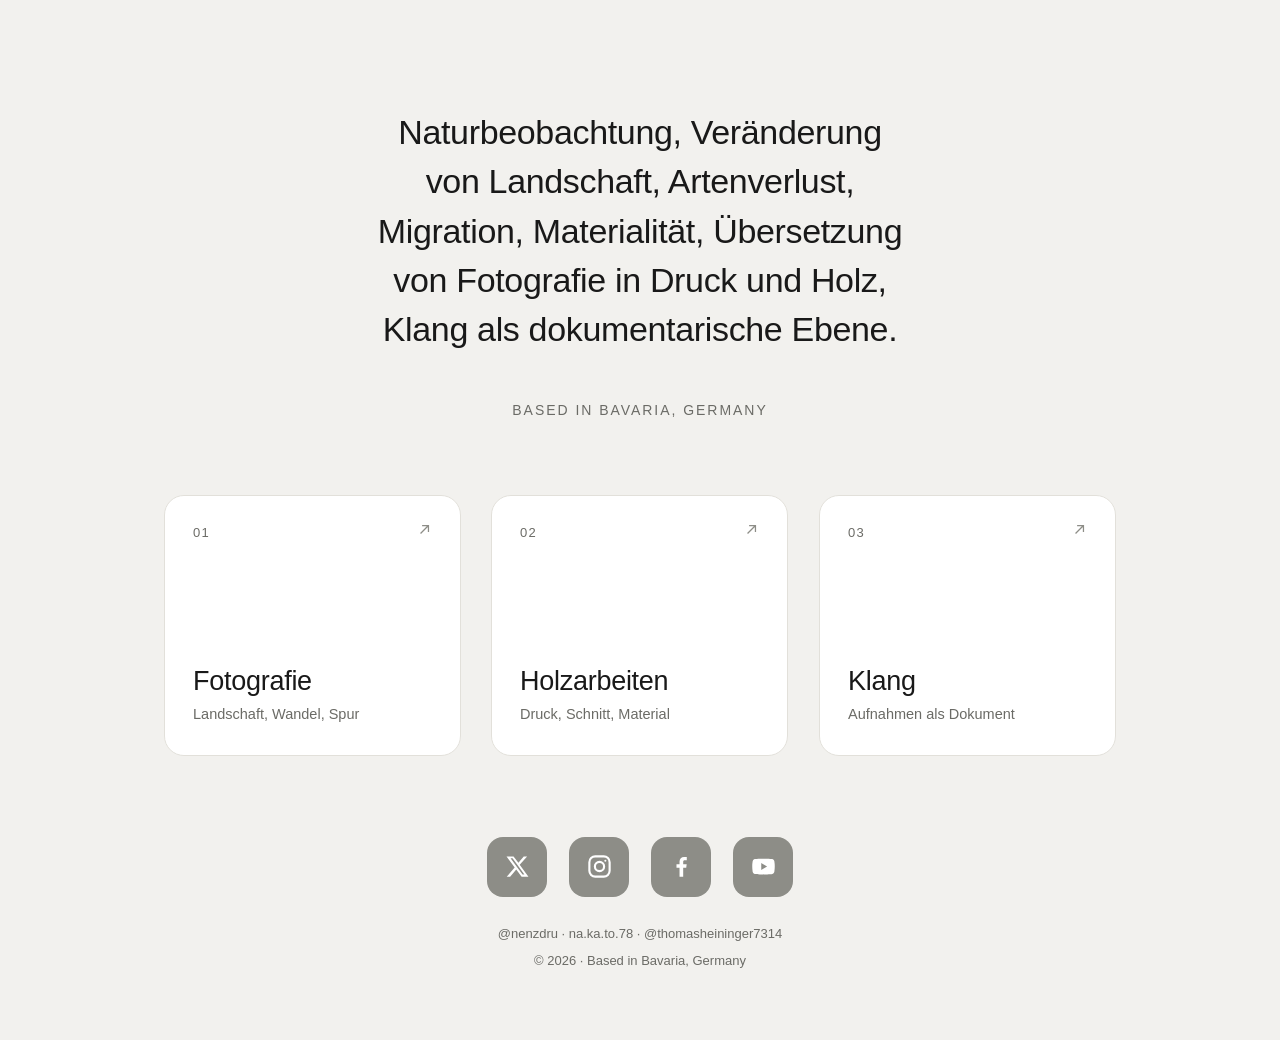
<file: naturbeobachtung.html>
<!DOCTYPE html>
<html lang="de">
<head>
<meta charset="utf-8">
<meta name="viewport" content="width=device-width, initial-scale=1">
<title>Naturbeobachtung</title>
<meta name="description" content="Naturbeobachtung, Veränderung von Landschaft, Artenverlust, Migration, Materialität, Übersetzung von Fotografie in Druck und Holz, Klang als dokumentarische Ebene. Based in Bavaria, Germany.">

<!--
  ============================================================
  NATURBEOBACHTUNG — einseitige Website
  ------------------------------------------------------------
  Alles in EINER Datei: kein Framework, keine externen Fonts,
  keine Bibliotheken. Laeuft fluessig auf schwacher Hardware.

  WO KOMMEN MEINE INHALTE HIN?
    1. Fotografie   -> weiter unten im Abschnitt "PANEL 1", dort steht
                       gross im Code:  HIER FOTOS EINFUEGEN
    2. Holzarbeiten -> "PANEL 2", dort:  HIER HOLZ-BILDER EINFUEGEN
    3. Klang        -> "PANEL 3", dort:  HIER SOUNDS EINFUEGEN
    4. Social-Links -> ganz unten in der Fusszeile. X, Instagram und
                       YouTube sind bereits eingetragen; bei Facebook
                       steht noch href="#" -> Adresse eintragen oder
                       den ganzen <li>-Block loeschen.

  In einem Website-Baukasten (Wix, Squarespace, Jimdo, WordPress,
  Webflow ...): ein "Eigener Code"- bzw. "HTML einbetten"-Element
  einfuegen und den GESAMTEN Inhalt dieser Datei hineinkopieren.
  ============================================================
-->

<style>
/* ---------- Grundlagen / Farben ---------- */
:root{
  --bg:#f2f1ee;
  --karte:#ffffff;
  --text:#191919;
  --leise:#6b6b66;
  --linie:#e2e0da;
  --icon:#8d8d87;
  --icon-hover:#4a4a46;
  --radius:20px;
  --rand:clamp(20px, 5vw, 64px);
}

*,*::before,*::after{box-sizing:border-box}

html{-webkit-text-size-adjust:100%}

body{
  margin:0;
  min-height:100vh;
  min-height:100svh;   /* svh: beruecksichtigt die Leiste auf dem Handy */
  display:flex;
  flex-direction:column;
  background:var(--bg);
  color:var(--text);
  font-family:-apple-system,BlinkMacSystemFont,"Segoe UI",Roboto,Helvetica,Arial,sans-serif;
  font-size:17px;
  line-height:1.65;
  -webkit-font-smoothing:antialiased;
}

img{max-width:100%;height:auto;display:block}

.huelle{
  width:100%;
  max-width:1080px;
  margin:0 auto;
  padding:0 var(--rand);
}

/* ---------- Kopf ---------- */
.kopf{
  padding-block:clamp(64px,12vh,140px) clamp(46px,8vh,100px);
  text-align:center;
}

.leitsatz{
  margin:0 auto;
  max-width:28ch;
  font-size:clamp(21px,3.1vw,34px);
  line-height:1.45;
  font-weight:400;
  letter-spacing:-0.01em;
  text-wrap:balance;
}

.ort{
  margin:clamp(28px,5vh,52px) 0 0;
  font-size:14px;
  letter-spacing:0.14em;
  text-transform:uppercase;
  color:var(--leise);
}

/* ---------- Die drei Kacheln ---------- */
.kacheln{
  display:grid;
  gap:clamp(18px,2.6vw,30px);
  grid-template-columns:repeat(auto-fit,minmax(250px,1fr));
  padding-bottom:clamp(20px,4vh,50px);
}

.kachel{
  position:relative;
  display:flex;
  flex-direction:column;
  justify-content:flex-end;
  gap:6px;
  min-height:clamp(210px,29vh,280px);
  padding:28px;
  border:1px solid var(--linie);
  border-radius:var(--radius);
  background:var(--karte);
  color:inherit;
  font:inherit;
  text-align:left;
  cursor:pointer;
  /* nur transform/opacity animieren -> guenstig fuer die CPU */
  transition:transform .28s ease, box-shadow .28s ease, border-color .28s ease;
  will-change:transform;
}

.kachel .nr{
  position:absolute;
  top:26px;
  left:28px;
  font-size:13px;
  letter-spacing:0.1em;
  color:var(--leise);
}

.kachel .name{
  font-size:clamp(22px,2.4vw,27px);
  line-height:1.2;
  letter-spacing:-0.01em;
}

.kachel .unter{
  font-size:14.5px;
  color:var(--leise);
}

.kachel .pfeil{
  position:absolute;
  top:24px;
  right:26px;
  width:19px;
  height:19px;
  color:var(--icon);
  transition:transform .28s ease;
}

@media (hover:hover){
  .kachel:hover{
    transform:translateY(-5px);
    border-color:#d3d0c8;
    box-shadow:0 12px 28px rgba(25,25,25,.07);
  }
  .kachel:hover .pfeil{transform:translate(3px,-3px)}
}

.kachel:active{transform:translateY(-1px)}

/* Eintritts-Animation: einmalig, sehr guenstig */
.kopf > *,
.kachel{
  opacity:0;
  animation:auftauchen .7s ease forwards;
}
.leitsatz{animation-delay:.05s}
.ort{animation-delay:.2s}
.kachel:nth-child(1){animation-delay:.32s}
.kachel:nth-child(2){animation-delay:.42s}
.kachel:nth-child(3){animation-delay:.52s}

@keyframes auftauchen{
  from{opacity:0;transform:translateY(16px)}
  to{opacity:1;transform:none}
}

/* ---------- Fusszeile / Social-Icons ---------- */
.fuss{
  margin-top:auto;                /* Fusszeile sitzt unten */
  padding-block:clamp(30px,5vh,60px) clamp(42px,7vh,78px);
  text-align:center;
}

.social{
  display:flex;
  justify-content:center;
  flex-wrap:wrap;
  gap:clamp(14px,2.4vw,22px);
  margin:0 0 26px;
  padding:0;
  list-style:none;
}

/* die grauen "App-Icons" */
.social a{
  display:grid;
  place-items:center;
  width:60px;
  height:60px;
  border-radius:16px;              /* App-Icon-Optik */
  background:var(--icon);
  color:#fff;
  transition:transform .22s ease, background-color .22s ease;
}

.social svg{width:27px;height:27px;display:block}

@media (hover:hover){
  .social a:hover{background:var(--icon-hover);transform:translateY(-3px)}
}

.social a:active{transform:translateY(-1px)}

.klein{
  margin:0 0 6px;
  font-size:13px;
  color:var(--leise);
}

/* ---------- Panel (oeffnet sich beim Klick auf eine Kachel) ---------- */
.panel[hidden]{display:none}

.panel{
  position:fixed;
  inset:0;
  z-index:60;
  overflow-y:auto;
  -webkit-overflow-scrolling:touch;
  background:var(--bg);
  animation:panelrein .3s ease;
}

@keyframes panelrein{
  from{opacity:0;transform:translateY(14px)}
  to{opacity:1;transform:none}
}

.panel-kopf{
  position:sticky;
  top:0;
  z-index:2;
  display:flex;
  align-items:center;
  gap:16px;
  padding:16px var(--rand);
  background:var(--bg);
  border-bottom:1px solid var(--linie);
}

.zurueck{
  display:inline-flex;
  align-items:center;
  gap:8px;
  padding:9px 15px 9px 12px;
  border:1px solid var(--linie);
  border-radius:999px;
  background:var(--karte);
  color:inherit;
  font:inherit;
  font-size:14.5px;
  cursor:pointer;
  transition:border-color .2s ease;
}
.zurueck:hover{border-color:#c9c6be}
.zurueck svg{width:15px;height:15px}

.panel-titel{
  margin:0;
  font-size:17px;
  font-weight:400;
  color:var(--leise);
}

.panel-inhalt{
  max-width:1080px;
  margin:0 auto;
  padding:clamp(34px,6vh,66px) var(--rand) clamp(60px,10vh,110px);
}

.panel-inhalt > .einleitung{
  max-width:44ch;
  margin:0 0 clamp(30px,5vh,52px);
  font-size:clamp(18px,2vw,22px);
  line-height:1.5;
}

/* ---------- Galerie ---------- */
.galerie{
  display:grid;
  gap:clamp(14px,2vw,24px);
  grid-template-columns:repeat(auto-fill,minmax(260px,1fr));
}

.galerie figure{
  margin:0;
  /* Bilder ausserhalb des Sichtfelds werden nicht gerendert -> spart CPU */
  content-visibility:auto;
  contain-intrinsic-size:300px;
}

.galerie img{
  width:100%;
  aspect-ratio:4/3;
  object-fit:cover;
  border-radius:14px;
  background:#e8e6e0;
  cursor:zoom-in;
}

.galerie figcaption{
  margin-top:9px;
  font-size:14px;
  color:var(--leise);
}

/* ---------- Klang-Liste ---------- */
.tonliste{list-style:none;margin:0;padding:0;display:grid;gap:14px}

.tonliste li{
  padding:20px 22px;
  border:1px solid var(--linie);
  border-radius:16px;
  background:var(--karte);
}

.tonliste b{font-weight:500;font-size:17px}
.tonliste p{margin:3px 0 13px;font-size:14px;color:var(--leise)}
.tonliste audio{width:100%;height:38px}

/* ---------- Hinweis, wenn noch nichts eingefuegt wurde ---------- */
.leerhinweis{
  padding:clamp(34px,6vh,60px);
  border:1px dashed #cfccc4;
  border-radius:var(--radius);
  text-align:center;
  color:var(--leise);
  font-size:15px;
}
.leerhinweis code{
  font-family:ui-monospace,SFMono-Regular,Menlo,Consolas,monospace;
  font-size:13.5px;
  background:#fff;
  padding:2px 6px;
  border-radius:6px;
}

/* ---------- Grossansicht eines Fotos ---------- */
.lupe[hidden]{display:none}
.lupe{
  position:fixed;
  inset:0;
  z-index:80;
  display:grid;
  place-items:center;
  padding:clamp(16px,4vw,48px);
  background:rgba(20,20,19,.94);
  cursor:zoom-out;
  animation:lupeauf .2s ease;
}
.lupe img{
  max-width:100%;
  max-height:88vh;
  width:auto;
  border-radius:8px;
}
@keyframes lupeauf{from{opacity:0}to{opacity:1}}

/* ---------- Tastatur-Bedienung sichtbar machen ---------- */
:focus-visible{outline:2px solid #191919;outline-offset:3px}

/* ---------- Ruhige Darstellung bei Systemeinstellung ---------- */
@media (prefers-reduced-motion:reduce){
  *,*::before,*::after{
    animation-duration:.01ms !important;
    animation-iteration-count:1 !important;
    transition-duration:.01ms !important;
  }
  .kopf > *,.kachel{opacity:1}
}
</style>
</head>

<body>

<!-- ====================== KOPF ====================== -->
<header class="kopf huelle">
  <p class="leitsatz">
    Naturbeobachtung, Veränderung von Landschaft, Artenverlust, Migration,
    Materialität, Übersetzung von Fotografie in Druck und Holz,
    Klang als dokumentarische Ebene.
  </p>
  <p class="ort">Based in Bavaria, Germany</p>
</header>

<!-- ====================== DIE DREI KACHELN ====================== -->
<main class="huelle">
  <div class="kacheln">

    <button class="kachel" type="button" data-oeffnet="panel-fotos">
      <span class="nr">01</span>
      <svg class="pfeil" viewBox="0 0 24 24" fill="none" stroke="currentColor" stroke-width="1.6" aria-hidden="true"><path d="M7 17 17 7M9 7h8v8"/></svg>
      <span class="name">Fotografie</span>
      <span class="unter">Landschaft, Wandel, Spur</span>
    </button>

    <button class="kachel" type="button" data-oeffnet="panel-holz">
      <span class="nr">02</span>
      <svg class="pfeil" viewBox="0 0 24 24" fill="none" stroke="currentColor" stroke-width="1.6" aria-hidden="true"><path d="M7 17 17 7M9 7h8v8"/></svg>
      <span class="name">Holzarbeiten</span>
      <span class="unter">Druck, Schnitt, Material</span>
    </button>

    <button class="kachel" type="button" data-oeffnet="panel-sounds">
      <span class="nr">03</span>
      <svg class="pfeil" viewBox="0 0 24 24" fill="none" stroke="currentColor" stroke-width="1.6" aria-hidden="true"><path d="M7 17 17 7M9 7h8v8"/></svg>
      <span class="name">Klang</span>
      <span class="unter">Aufnahmen als Dokument</span>
    </button>

  </div>
</main>

<!-- ====================== FUSSZEILE MIT SOCIAL-ICONS ====================== -->
<footer class="fuss huelle">
  <ul class="social">

    <li><a href="https://x.com/nenzdru" aria-label="X — @nenzdru" title="@nenzdru" rel="noopener" target="_blank">
      <svg viewBox="0 0 24 24" fill="currentColor" aria-hidden="true"><path d="M17.53 3h3.02l-6.6 7.54L21.75 21h-6.09l-4.77-6.23L5.44 21H2.42l7.06-8.07L2.25 3h6.24l4.31 5.7zm-1.06 16.19h1.67L7.6 4.72H5.81z"/></svg>
    </a></li>

    <li><a href="https://www.instagram.com/na.ka.to.78/" aria-label="Instagram — na.ka.to.78" title="na.ka.to.78" rel="noopener" target="_blank">
      <svg viewBox="0 0 24 24" fill="none" stroke="currentColor" stroke-width="1.9" aria-hidden="true">
        <rect x="3" y="3" width="18" height="18" rx="5.2"/>
        <circle cx="12" cy="12" r="4.1"/>
        <circle cx="17.2" cy="6.8" r=".9" fill="currentColor" stroke="none"/>
      </svg>
    </a></li>

    <!-- Facebook: hier die eigene Seiten-Adresse eintragen, sonst diesen <li>-Block loeschen -->
    <li><a href="#" aria-label="Facebook" rel="noopener" target="_blank">
      <svg viewBox="0 0 24 24" fill="currentColor" aria-hidden="true"><path d="M13.5 21v-8h2.7l.4-3.1h-3.1V7.9c0-.9.25-1.5 1.55-1.5h1.65V3.63c-.29-.04-1.27-.13-2.41-.13-2.39 0-4.03 1.46-4.03 4.14v2.26H7.55V13h2.71v8z"/></svg>
    </a></li>

    <li><a href="https://www.youtube.com/@thomasheininger7314" aria-label="YouTube — @thomasheininger7314" title="@thomasheininger7314" rel="noopener" target="_blank">
      <svg viewBox="0 0 24 24" fill="currentColor" aria-hidden="true"><path d="M21.6 7.2a2.5 2.5 0 0 0-1.75-1.77C18.25 5 12 5 12 5s-6.25 0-7.85.43A2.5 2.5 0 0 0 2.4 7.2 26 26 0 0 0 2 12a26 26 0 0 0 .4 4.8 2.5 2.5 0 0 0 1.75 1.77C5.75 19 12 19 12 19s6.25 0 7.85-.43a2.5 2.5 0 0 0 1.75-1.77A26 26 0 0 0 22 12a26 26 0 0 0-.4-4.8M10 15.1V8.9l5.2 3.1z"/></svg>
    </a></li>

  </ul>
  <p class="klein">@nenzdru · na.ka.to.78 · @thomasheininger7314</p>
  <p class="klein">© <span id="jahr">2026</span> · Based in Bavaria, Germany</p>
</footer>


<!-- ==========================================================
     PANEL 1 — FOTOGRAFIE
     ========================================================== -->
<section class="panel" id="panel-fotos" hidden aria-label="Fotografie">
  <div class="panel-kopf">
    <button class="zurueck" type="button" data-schliesst>
      <svg viewBox="0 0 24 24" fill="none" stroke="currentColor" stroke-width="2" aria-hidden="true"><path d="M15 5 8 12l7 7"/></svg>
      Zurück
    </button>
    <h2 class="panel-titel">01 — Fotografie</h2>
  </div>

  <div class="panel-inhalt">
    <p class="einleitung">Beobachtung von Landschaft im Wandel — Bilder als Notiz, Beleg und Erinnerung.</p>

    <div class="galerie">
      <!-- ==================================================
           HIER FOTOS EINFUEGEN
           Fuer jedes Foto einen Block wie diesen kopieren und
           bei src="..." die Bild-Adresse eintragen.
           Groesse der Bilder vorher auf ca. 1600 px reduzieren,
           dann laedt die Seite auch auf langsamen Rechnern schnell.
           ================================================== -->

      <!--
      <figure>
        <img src="BILD-ADRESSE-HIER.jpg" alt="Kurze Bildbeschreibung"
             loading="lazy" decoding="async" width="1600" height="1200">
        <figcaption>Titel des Bildes — Ort, Jahr</figcaption>
      </figure>

      <figure>
        <img src="ZWEITES-BILD.jpg" alt="Kurze Bildbeschreibung"
             loading="lazy" decoding="async" width="1600" height="1200">
        <figcaption>Titel des Bildes — Ort, Jahr</figcaption>
      </figure>
      -->

      <!-- ============ ENDE FOTOS ============ -->
    </div>

    <p class="leerhinweis">Noch keine Fotos hinterlegt.<br>Im Code bei <code>HIER FOTOS EINFÜGEN</code> die Bilder eintragen.</p>
  </div>
</section>


<!-- ==========================================================
     PANEL 2 — HOLZARBEITEN
     ========================================================== -->
<section class="panel" id="panel-holz" hidden aria-label="Holzarbeiten">
  <div class="panel-kopf">
    <button class="zurueck" type="button" data-schliesst>
      <svg viewBox="0 0 24 24" fill="none" stroke="currentColor" stroke-width="2" aria-hidden="true"><path d="M15 5 8 12l7 7"/></svg>
      Zurück
    </button>
    <h2 class="panel-titel">02 — Holzarbeiten</h2>
  </div>

  <div class="panel-inhalt">
    <p class="einleitung">Übersetzung der Fotografie in Druck und Holz — das Bild bekommt Oberfläche und Gewicht.</p>

    <div class="galerie">
      <!-- ==================================================
           HIER HOLZ-BILDER EINFUEGEN
           (gleiches Muster wie bei den Fotos)
           ================================================== -->

      <!--
      <figure>
        <img src="HOLZ-BILD.jpg" alt="Kurze Bildbeschreibung"
             loading="lazy" decoding="async" width="1600" height="1200">
        <figcaption>Titel der Arbeit — Material, Jahr</figcaption>
      </figure>
      -->

      <!-- ============ ENDE HOLZ ============ -->
    </div>

    <p class="leerhinweis">Noch keine Arbeiten hinterlegt.<br>Im Code bei <code>HIER HOLZ-BILDER EINFÜGEN</code> die Bilder eintragen.</p>
  </div>
</section>


<!-- ==========================================================
     PANEL 3 — KLANG
     ========================================================== -->
<section class="panel" id="panel-sounds" hidden aria-label="Klang">
  <div class="panel-kopf">
    <button class="zurueck" type="button" data-schliesst>
      <svg viewBox="0 0 24 24" fill="none" stroke="currentColor" stroke-width="2" aria-hidden="true"><path d="M15 5 8 12l7 7"/></svg>
      Zurück
    </button>
    <h2 class="panel-titel">03 — Klang</h2>
  </div>

  <div class="panel-inhalt">
    <p class="einleitung">Klang als dokumentarische Ebene — Aufnahmen von Orten, Tieren, Wetter, Maschinen.</p>

    <ul class="tonliste">
      <!-- ==================================================
           HIER SOUNDS EINFUEGEN
           preload="none" laesst die Datei erst laden, wenn
           jemand auf Play drueckt — wichtig fuer Tempo.
           Bilder statt Ton? Dann einfach eine <div class="galerie">
           wie in den anderen Panels verwenden.
           ================================================== -->

      <!--
      <li>
        <b>Titel der Aufnahme</b>
        <p>Ort, Datum, kurze Notiz zur Situation</p>
        <audio controls preload="none" src="TON-ADRESSE-HIER.mp3"></audio>
      </li>
      -->

      <!-- ============ ENDE SOUNDS ============ -->
    </ul>

    <p class="leerhinweis">Noch keine Aufnahmen hinterlegt.<br>Im Code bei <code>HIER SOUNDS EINFÜGEN</code> die Ton-Dateien eintragen.</p>
  </div>
</section>


<!-- Grossansicht eines Fotos -->
<div class="lupe" id="lupe" hidden aria-hidden="true"><img alt=""></div>


<script>
(function () {
  "use strict";

  var koerper  = document.body;
  var lupe     = document.getElementById("lupe");
  var lupenBild= lupe.firstElementChild;
  var offen    = null;   // aktuell offenes Panel
  var letzter  = null;   // zuletzt geklickte Kachel (Fokus zurueckgeben)

  /* Jahreszahl in der Fusszeile */
  var jahr = document.getElementById("jahr");
  if (jahr) jahr.textContent = new Date().getFullYear();

  /* Leerhinweis ausblenden, sobald Inhalte eingetragen sind */
  var behaelter = document.querySelectorAll(".galerie, .tonliste");
  for (var i = 0; i < behaelter.length; i++) {
    if (behaelter[i].children.length > 0) {
      var hinweis = behaelter[i].parentNode.querySelector(".leerhinweis");
      if (hinweis) hinweis.hidden = true;
    }
  }

  function panelAuf(id, ausloeser) {
    var p = document.getElementById(id);
    if (!p) return;
    offen = p;
    letzter = ausloeser || null;
    p.hidden = false;
    p.scrollTop = 0;
    koerper.style.overflow = "hidden";
    var zurueck = p.querySelector(".zurueck");
    if (zurueck) zurueck.focus();
  }

  function panelZu() {
    if (!offen) return;
    offen.hidden = true;
    offen = null;
    koerper.style.overflow = "";
    if (letzter) { letzter.focus(); letzter = null; }
  }

  function lupeAuf(quelle, text) {
    lupenBild.src = quelle;
    lupenBild.alt = text || "";
    lupe.hidden = false;
    lupe.removeAttribute("aria-hidden");
  }

  function lupeZu() {
    lupe.hidden = true;
    lupe.setAttribute("aria-hidden", "true");
    lupenBild.removeAttribute("src");
  }

  /* Ein einziger Klick-Zuhoerer fuer die ganze Seite (sparsam) */
  document.addEventListener("click", function (e) {
    var kachel = e.target.closest ? e.target.closest("[data-oeffnet]") : null;
    if (kachel) { panelAuf(kachel.getAttribute("data-oeffnet"), kachel); return; }

    if (e.target.closest && e.target.closest("[data-schliesst]")) { panelZu(); return; }

    if (!lupe.hidden) { lupeZu(); return; }

    var bild = e.target.closest ? e.target.closest(".galerie img") : null;
    if (bild) lupeAuf(bild.currentSrc || bild.src, bild.alt);
  });

  /* Escape schliesst */
  document.addEventListener("keydown", function (e) {
    if (e.key !== "Escape") return;
    if (!lupe.hidden) lupeZu();
    else panelZu();
  });
})();
</script>

</body>
</html>
</file>
<file: assets/css/style.css>
@charset "utf-8";

/* ============================================================
   RILLE - Magazin fuer unabhaengige Musik
   style.css - einziges Stylesheet, keine Abhaengigkeiten,
   keine Netzanfragen, keine Webfonts. Laeuft ueber file://.

   Gliederung (Bauplan 6.3):
     01 TOKENS UND THEMES
     02 GRUNDLAGEN
     03 TYPOGRAFIE
     04 LAYOUT UND RASTER
     05 SPRUNGMARKE UND KOPFZEILE
     06 KNOEPFE UND CHIPS
     07 AUFMACHER
     08 RESSORT UND FILTERLEISTE
     09 ARTIKELKARTEN
     10 KUENSTLERKARTEN
     11 PLAYLIST
     12 ABO
     13 FUSSZEILE
     14 OVERLAYS
     15 ARTWORK
     16 BEWEGUNG UND REDUZIERTE BEWEGUNG
   ============================================================ */


/* ============================================================
   01 · TOKENS UND THEMES
   ============================================================ */

/* Dark ist der Standard und steht vollstaendig auf :root.
   Die Light-Werte stehen zweimal (Medienblock fuer den Startwert ohne
   gespeicherte Wahl, Attributblock fuer den Umschalter). Das ist der
   einzige zulaessige Duplikatblock - Bauplan 6.2. */

:root {
  color-scheme: dark;

  /* --- Flaechen --- */
  --flaeche-basis:            #101014;
  --flaeche-erhoben:          #17171C;
  --flaeche-vertieft:         #0A0A0D;
  --flaeche-invers:           #F5F1E8;
  --flaeche-akzent-a-leise:   #2E1A12;
  --flaeche-akzent-b-leise:   #161E33;

  /* --- Schriftfarben --- */
  --farbe-text:               #F5F1E8;
  --farbe-text-leise:         #ABA69B;
  --farbe-text-invers:        #101014;

  /* --- Linienfarben --- */
  --linie-stark:              #F5F1E8;
  --linie-ui:                 #686874;
  --linie-leise:              #2A2A31;

  /* --- Akzente --- */
  --akzent-a:                 #FF5A1F;
  --akzent-a-flaeche:         #FF5A1F;
  --akzent-a-auf:             #101014;
  --akzent-b:                 #6E96FF;
  --akzent-b-flaeche:         #6E96FF;
  --akzent-b-auf:             #101014;
  --akzent-fokus:             #FFD166;

  /* --- Zustaende (ENTSCHEIDUNG 0.3) --- */
  --fehler:                   #FF8080;
  --fehler-flaeche:           #2A1416;
  --erfolg:                   #7BD88F;
  --erfolg-flaeche:           #12241A;

  /* --- Artwork-Inks --- */
  --artwork-papier:           #17171C;
  --artwork-ink-a:            #FF5A1F;
  --artwork-ink-b:            #2F6BFF;
  --artwork-ueberdruck:       #FFA0FF;
  --artwork-marken:           #686874;

  /* --- Schriftstapel (systemsicher, keine Webfonts) --- */
  --schrift-display:
    "Hoefler Text", "Iowan Old Style", "Charter", "Bitstream Charter",
    Constantia, "Palatino Linotype", Palatino, "Book Antiqua",
    P052, "URW Palladio L", "Liberation Serif", Georgia,
    "Times New Roman", ui-serif, serif;
  --schrift-text:
    system-ui, -apple-system, "Segoe UI", Roboto, "Helvetica Neue",
    "Liberation Sans", "Noto Sans", "DejaVu Sans", Arial, sans-serif;
  --schrift-meta:
    ui-monospace, SFMono-Regular, "SF Mono", Menlo, Consolas,
    "Liberation Mono", "DejaVu Sans Mono", "Courier New", monospace;

  /* --- Type-Scale, sieben Stufen (AD 3.2) --- */
  --schrift-xxl:   clamp(2.875rem, 1.55rem + 5.75vw, 6.5rem);
  --schrift-xl:    clamp(2rem, 1.25rem + 3.4vw, 3.875rem);
  --schrift-l:     clamp(1.5rem, 1.05rem + 1.9vw, 2.375rem);
  --schrift-m:     clamp(1.25rem, 1.05rem + 0.85vw, 1.625rem);
  --schrift-basis: clamp(1.0625rem, 1rem + 0.22vw, 1.1875rem);
  --schrift-s:     clamp(0.9375rem, 0.9rem + 0.1vw, 1rem);
  --schrift-xs:    clamp(0.8125rem, 0.78rem + 0.07vw, 0.875rem);

  /* --- Abstandsskala, 4er-Basis (AD 4.4) --- */
  --raum-3xs:   4px;
  --raum-2xs:   8px;
  --raum-xs:   12px;
  --raum-s:    16px;
  --raum-m:    24px;
  --raum-l:    32px;
  --raum-xl:   48px;
  --raum-2xl:  64px;
  --raum-3xl:  96px;
  --raum-4xl: 128px;
  --raum-5xl: 192px;

  /* Startwerte; die Stufen stehen bei den Breakpoints in Abschnitt 04. */
  --gasse: var(--raum-s);
  --rand:  20px;

  /* --- Containerbreiten (AD 4.2) --- */
  --breite-schmal:  720px;
  --breite-inhalt: 1160px;
  --breite-weit:   1440px;
  --breite-rand:   1600px;

  /* --- Regellinien-Staerken (AD 4.5) --- */
  --linie-haar:    1px;
  --linie-fein:    2px;
  --linie-mittel:  3px;
  --linie-fett:    6px;
  --linie-block:  12px;
  --radius:        2px;

  /* --- Bewegung (AD 6.1) --- */
  --dauer-mikro:  120ms;
  --dauer-kurz:   180ms;
  --dauer-mittel: 260ms;
  --dauer-lang:   420ms;
  --kurve-standard: cubic-bezier(.2, .7, .3, 1);
  --kurve-rein:     cubic-bezier(0, 0, .2, 1);
  --kurve-raus:     cubic-bezier(.4, 0, 1, 1);
}

/* Startwert ohne gespeicherte Wahl: das Systemthema. */
@media (prefers-color-scheme: light) {
  :root:not([data-theme="dark"]) {
    color-scheme: light;

    --flaeche-basis:          #F5F1E8;
    --flaeche-erhoben:        #FFFDF6;
    --flaeche-vertieft:       #E9E4D6;
    --flaeche-invers:         #141418;
    --flaeche-akzent-a-leise: #F7E3D8;
    --flaeche-akzent-b-leise: #E2E6F7;

    --farbe-text:             #141418;
    --farbe-text-leise:       #56534C;
    --farbe-text-invers:      #F5F1E8;

    --linie-stark:            #141418;
    --linie-ui:               #6F6B62;
    --linie-leise:            #D2CCBD;

    --akzent-a:               #BE2F08;
    --akzent-a-flaeche:       #BE2F08;
    --akzent-a-auf:           #F5F1E8;
    --akzent-b:               #1E3FC4;
    --akzent-b-flaeche:       #1E3FC4;
    --akzent-b-auf:           #F5F1E8;
    --akzent-fokus:           #1E3FC4;

    --fehler:                 #A8102A;
    --fehler-flaeche:         #FBE4E4;
    --erfolg:                 #1F6B36;
    --erfolg-flaeche:         #E4EFE2;

    --artwork-papier:         #F5F1E8;
    --artwork-ink-a:          #D93A0C;
    --artwork-ink-b:          #1E3FC4;
    --artwork-ueberdruck:     #190E09;
    --artwork-marken:         #6F6B62;
  }
}

/* Die ausdrueckliche Wahl gewinnt immer - in beide Richtungen. */
:root[data-theme="light"] {
  color-scheme: light;

  --flaeche-basis:          #F5F1E8;
  --flaeche-erhoben:        #FFFDF6;
  --flaeche-vertieft:       #E9E4D6;
  --flaeche-invers:         #141418;
  --flaeche-akzent-a-leise: #F7E3D8;
  --flaeche-akzent-b-leise: #E2E6F7;

  --farbe-text:             #141418;
  --farbe-text-leise:       #56534C;
  --farbe-text-invers:      #F5F1E8;

  --linie-stark:            #141418;
  --linie-ui:               #6F6B62;
  --linie-leise:            #D2CCBD;

  --akzent-a:               #BE2F08;
  --akzent-a-flaeche:       #BE2F08;
  --akzent-a-auf:           #F5F1E8;
  --akzent-b:               #1E3FC4;
  --akzent-b-flaeche:       #1E3FC4;
  --akzent-b-auf:           #F5F1E8;
  --akzent-fokus:           #1E3FC4;

  --fehler:                 #A8102A;
  --fehler-flaeche:         #FBE4E4;
  --erfolg:                 #1F6B36;
  --erfolg-flaeche:         #E4EFE2;

  --artwork-papier:         #F5F1E8;
  --artwork-ink-a:          #D93A0C;
  --artwork-ink-b:          #1E3FC4;
  --artwork-ueberdruck:     #190E09;
  --artwork-marken:         #6F6B62;
}

:root[data-theme="dark"] {
  color-scheme: dark;

  --flaeche-basis:          #101014;
  --flaeche-erhoben:        #17171C;
  --flaeche-vertieft:       #0A0A0D;
  --flaeche-invers:         #F5F1E8;
  --flaeche-akzent-a-leise: #2E1A12;
  --flaeche-akzent-b-leise: #161E33;

  --farbe-text:             #F5F1E8;
  --farbe-text-leise:       #ABA69B;
  --farbe-text-invers:      #101014;

  --linie-stark:            #F5F1E8;
  --linie-ui:               #686874;
  --linie-leise:            #2A2A31;

  --akzent-a:               #FF5A1F;
  --akzent-a-flaeche:       #FF5A1F;
  --akzent-a-auf:           #101014;
  --akzent-b:               #6E96FF;
  --akzent-b-flaeche:       #6E96FF;
  --akzent-b-auf:           #101014;
  --akzent-fokus:           #FFD166;

  --fehler:                 #FF8080;
  --fehler-flaeche:         #2A1416;
  --erfolg:                 #7BD88F;
  --erfolg-flaeche:         #12241A;

  --artwork-papier:         #17171C;
  --artwork-ink-a:          #FF5A1F;
  --artwork-ink-b:          #2F6BFF;
  --artwork-ueberdruck:     #FFA0FF;
  --artwork-marken:         #686874;
}

/* Rubrikfarbe als ortsgebundener Alias. Fuehrt keine neuen Farbwerte ein,
   sondern zeigt je Rubrik auf einen der beiden bereits definierten Akzente
   (AD 7.5: Rezension, Live, Entdeckung fuehren mit Ink A; Interview,
   Portraet, Kolumne mit Ink B). Erspart sechs fast gleiche Regelbloecke
   je Bauteil. */
[data-rubrik] {
  --akzent-rubrik:         var(--akzent-a);
  --akzent-rubrik-flaeche: var(--akzent-a-flaeche);
  --akzent-rubrik-auf:     var(--akzent-a-auf);
}
[data-rubrik="interview"],
[data-rubrik="portraet"],
[data-rubrik="kolumne"] {
  --akzent-rubrik:         var(--akzent-b);
  --akzent-rubrik-flaeche: var(--akzent-b-flaeche);
  --akzent-rubrik-auf:     var(--akzent-b-auf);
}
/* „Alle“ und der noch leere Wert im Lesemodus bleiben neutral. */
[data-rubrik=""],
[data-rubrik="alle"] {
  --akzent-rubrik:         var(--farbe-text);
  --akzent-rubrik-flaeche: var(--flaeche-invers);
  --akzent-rubrik-auf:     var(--farbe-text-invers);
}


/* ============================================================
   02 · GRUNDLAGEN
   ============================================================ */

*,
*::before,
*::after { box-sizing: border-box; }

html {
  -webkit-text-size-adjust: 100%;
  text-size-adjust: 100%;
  scroll-behavior: smooth;
  scrollbar-gutter: stable;
}

body {
  margin: 0;
  background: var(--flaeche-basis);
  color: var(--farbe-text);
  font-family: var(--schrift-text);
  font-size: var(--schrift-basis);
  line-height: 1.62;
  font-synthesis-weight: none;
  /* clip statt hidden: hidden wuerde aus dem body einen Scrollcontainer
     machen und die klebende Kopfzeile aushebeln. */
  overflow-x: clip;
}

/* Scrollsperre bei offenem Overlay (Bauplan V23). */
.body--fixiert {
  overflow: hidden;
  scrollbar-gutter: stable;
}

h1, h2, h3, h4,
p, figure, blockquote, dl, dd, ol, ul, fieldset, legend { margin: 0; }

ul, ol { padding: 0; list-style: none; }

img, svg, video { display: block; max-width: 100%; }
svg { height: auto; }

a { color: inherit; }

button, input, select, textarea {
  font: inherit;
  color: inherit;
  letter-spacing: inherit;
  margin: 0;
}

button {
  background: none;
  border: 0;
  padding: 0;
  cursor: pointer;
  text-align: inherit;
  color: inherit;
}

button[disabled],
button[aria-disabled="true"] { cursor: not-allowed; }

fieldset { border: 0; padding: 0; min-width: 0; }

textarea { resize: vertical; }

table { border-collapse: collapse; }

[hidden] { display: none; }

hr {
  border: 0;
  border-block-start: var(--linie-haar) solid var(--linie-leise);
  margin: var(--raum-m) 0;
}

::selection {
  background: var(--akzent-a-flaeche);
  color: var(--akzent-a-auf);
}

::placeholder {
  color: var(--farbe-text-leise);
  opacity: 1;
}

/* Fokus, einheitlich und nicht verhandelbar (AD 2.5).
   Der box-shadow fuellt den 2-px-Spalt, damit der Ring auch auf einer
   Zinnoberflaeche gegen die Grundflaeche gemessen wird. */
:where(a, button, input, select, textarea, summary, [tabindex]):focus-visible {
  outline: 3px solid var(--akzent-fokus);
  outline-offset: 2px;
  box-shadow: 0 0 0 2px var(--flaeche-basis);
  border-radius: var(--radius);
}

/* Programmatisch fokussierte Container (main, Overlay-Inhalte,
   Fehlerliste) sollen keinen Ring zeigen - sie sind kein Bedienelement. */
[tabindex="-1"]:focus { outline: none; }
[tabindex="-1"]:focus-visible {
  outline: 3px solid var(--akzent-fokus);
  outline-offset: 2px;
}

/* --- Die genau sechs erlaubten Utility-Klassen (Bauplan 6.5) --- */

.sr-only {
  position: absolute;
  width: 1px;
  height: 1px;
  margin: -1px;
  padding: 0;
  overflow: hidden;
  clip-path: inset(50%);
  white-space: nowrap;
  border: 0;
}

/* Botfalle: niemals display:none, sonst fuellen Browser sie automatisch
   nicht aus und manche Bots erkennen sie (AF 2.7 / Bauplan V45). */
.hp {
  position: absolute;
  left: -9999px;
  top: auto;
  width: 1px;
  height: 1px;
  overflow: hidden;
}

.inhalt {
  inline-size: 100%;
  max-inline-size: var(--breite-inhalt);
  margin-inline: auto;
  padding-inline: var(--rand);
}

.schmal {
  inline-size: 100%;
  max-inline-size: var(--breite-schmal);
  margin-inline: auto;
  padding-inline: var(--rand);
}

.raster {
  display: grid;
  grid-template-columns: repeat(12, minmax(0, 1fr));
  gap: var(--gasse);
}

.mono {
  font-family: var(--schrift-meta);
  font-variant-numeric: tabular-nums;
}


/* ============================================================
   03 · TYPOGRAFIE
   ============================================================ */

h1, h2, h3, h4 {
  font-family: var(--schrift-display);
  font-weight: 600;
  text-wrap: balance;
  hyphens: manual;
  /* Deutsche Komposita sprengen sonst bei 360 px die Spalte. */
  overflow-wrap: break-word;
}

h2 {
  font-size: var(--schrift-xl);
  line-height: 0.98;
  letter-spacing: -0.022em;
  font-weight: 700;
}

h3 {
  font-size: var(--schrift-m);
  line-height: 1.3;
  letter-spacing: -0.005em;
}

h4 {
  font-size: var(--schrift-s);
  line-height: 1.45;
  letter-spacing: 0.005em;
}

p { text-wrap: pretty; }

strong, b { font-weight: 700; }

em, i, cite { font-style: italic; }

code, kbd, samp {
  font-family: var(--schrift-meta);
  font-size: 0.92em;
}

small { font-size: var(--schrift-s); }

blockquote { quotes: "\00BB" "\00AB" "\203A" "\2039"; }

mark {
  background: none;
  color: inherit;
}

legend {
  font-family: var(--schrift-display);
  font-size: var(--schrift-m);
  font-weight: 600;
  line-height: 1.3;
  letter-spacing: -0.005em;
  padding: 0;
}

label { display: block; }

/* Deutsche Komposita brechen in schmalen Spalten sonst ueber den Rand. */
@media (max-width: 639px) {
  p { hyphens: auto; }
}

/* Suchtreffer: nie allein ueber Farbe - Flaeche plus Unterstreichung. */
.treffer {
  background: var(--flaeche-akzent-a-leise);
  color: var(--akzent-a);
  text-decoration: underline;
  text-decoration-thickness: var(--linie-fein);
  text-underline-offset: 2px;
  padding-inline: 1px;
}


/* ============================================================
   04 · LAYOUT UND RASTER
   ============================================================ */

/* Seitenrand und Gasse wachsen in den fuenf Stufen aus AD 4.1/4.3.
   Alles andere am Raster bleibt gleich: zwoelf Spalten, immer. */
@media (min-width: 640px) {
  :root { --gasse: 20px; --rand: 28px; }
}
@media (min-width: 900px) {
  :root { --gasse: var(--raum-m); --rand: 40px; }
}
@media (min-width: 1200px) {
  :root { --gasse: 28px; --rand: 56px; }
}
@media (min-width: 1440px) {
  :root { --gasse: var(--raum-l); --rand: 72px; }
}

/* Die aeusserste Begrenzung: darueber waechst nur der Rand. */
body > header,
body > main,
body > footer {
  max-inline-size: var(--breite-rand);
  margin-inline: auto;
}

main { display: block; }

main:focus { outline: none; }

/* Jedes Scrollziel muss unter der klebenden Kopfzeile landen - auch der
   Fokus beim Tabben (WCAG 2.4.11). scroll-padding wirkt auf den ganzen
   Bildlaufbereich, scroll-margin nur auf die genannten Elemente. */
html {
  scroll-padding-block-start: calc(var(--raum-3xl) + 8px);
}

@media (min-width: 900px) {
  html { scroll-padding-block-start: calc(var(--raum-4xl) + 20px); }
}

.aufmacher,
.ressort,
.feld,
.abo-gruppe { scroll-margin-block-start: var(--raum-3xl); }

/* Ab 900 px traegt die Kopfzeile eine zweite Reihe und bleibt auch kompakt
   rund 140 px hoch - mit 96 px endeten die Sprungziele unter ihrem Rand. */
@media (min-width: 900px) {
  .aufmacher,
  .ressort,
  .feld,
  .abo-gruppe { scroll-margin-block-start: var(--raum-4xl); }
}

/* Die Chipleiste rollt unter 900 px waagerecht - der Abblendverlauf am rechten
   Rand zeigt, dass dahinter noch Rubriken stehen. */
@media (max-width: 899px) {
  #filterliste[data-rollbar="rechts"] {
    mask-image: linear-gradient(to right, #000 86%, transparent 100%);
    -webkit-mask-image: linear-gradient(to right, #000 86%, transparent 100%);
  }

  #filterliste[data-rollbar="links"] {
    mask-image: linear-gradient(to left, #000 86%, transparent 100%);
    -webkit-mask-image: linear-gradient(to left, #000 86%, transparent 100%);
  }

  #filterliste[data-rollbar="beide"] {
    mask-image: linear-gradient(to right, transparent 0, #000 14%, #000 86%, transparent 100%);
    -webkit-mask-image: linear-gradient(to right, transparent 0, #000 14%, #000 86%, transparent 100%);
  }
}

/* Abstand zwischen den Ressorts (AD 4.4). */
.ressort { margin-block-start: var(--raum-3xl); }

@media (min-width: 900px) {
  .ressort { margin-block-start: var(--raum-4xl); }
}

.noscript-hinweis {
  margin-block: var(--raum-l);
  padding: var(--raum-m);
  border: var(--linie-fein) solid var(--linie-ui);
  background: var(--flaeche-erhoben);
  font-size: var(--schrift-s);
  max-inline-size: 66ch;
}


/* ============================================================
   05 · SPRUNGMARKE UND KOPFZEILE
   ============================================================ */

.sprungmarke {
  position: absolute;
  inset-inline-start: var(--raum-s);
  inset-block-start: var(--raum-s);
  z-index: 200;
  transform: translateY(-200%);
  display: inline-block;
  padding: var(--raum-xs) var(--raum-s);
  background: var(--flaeche-invers);
  color: var(--farbe-text-invers);
  border: var(--linie-mittel) solid var(--linie-stark);
  font-family: var(--schrift-text);
  font-size: var(--schrift-s);
  font-weight: 600;
  text-decoration: none;
  transition: transform var(--dauer-kurz) var(--kurve-standard);
}

.sprungmarke:focus-visible { transform: translateY(0); }

/* --- Kopfzeile --- */

.kopfzeile {
  position: sticky;
  inset-block-start: 0;
  z-index: 90;
  background: var(--flaeche-basis);
  border-block-end: var(--linie-block) solid var(--linie-stark);
  transition: background-color var(--dauer-kurz) var(--kurve-standard);
}

.kopfzeile--kompakt { background: var(--flaeche-vertieft); }

.kopfzeile__innen {
  display: grid;
  grid-template-columns: minmax(0, 1fr) auto auto;
  grid-template-areas:
    "marke menu werkzeuge"
    "nav   nav  nav";
  align-items: center;
  column-gap: var(--raum-s);
  row-gap: 0;
  padding-block: var(--raum-s);
}

/* Wortmarke */

.wortmarke {
  grid-area: marke;
  min-width: 0;
  display: flex;
  flex-wrap: wrap;
  align-items: baseline;
  gap: 0 var(--raum-3xs);
  font-family: var(--schrift-display);
  font-size: var(--schrift-l);
  font-weight: 700;
  line-height: 1.08;
  letter-spacing: -0.05em;
}

.wortmarke__wort {
  display: inline-flex;
  align-items: baseline;
  gap: var(--raum-3xs);
  white-space: nowrap;
}

.wortmarke__punkt {
  inline-size: 0.42em;
  block-size: 0.42em;
  background: var(--akzent-a-flaeche);
  border-radius: 50%;
  flex: 0 0 auto;
  align-self: center;
}

.wortmarke__beizeile {
  display: none;
  flex-basis: 100%;
  font-family: var(--schrift-text);
  font-size: var(--schrift-xs);
  font-weight: 600;
  line-height: 1.2;
  letter-spacing: 0.14em;
  text-transform: uppercase;
  color: var(--farbe-text-leise);
}

/* Menueknopf, nur unter 900 px */

.menuknopf {
  grid-area: menu;
  padding: var(--raum-2xs) var(--raum-xs);
  min-block-size: 44px;
  border: var(--linie-fein) solid var(--linie-ui);
  border-radius: var(--radius);
  font-size: var(--schrift-xs);
  font-weight: 600;
  letter-spacing: 0.14em;
  text-transform: uppercase;
  transition: border-color var(--dauer-mikro) var(--kurve-standard),
              color var(--dauer-mikro) var(--kurve-standard);
}

.menuknopf:hover { border-color: var(--linie-stark); }

.menuknopf[aria-expanded="true"] {
  border-color: var(--linie-stark);
  background: var(--flaeche-invers);
  color: var(--farbe-text-invers);
}

/* Hauptnavigation */

.hauptnav {
  grid-area: nav;
  display: none;
  min-width: 0;
  padding-block-start: var(--raum-s);
}

.menuknopf[aria-expanded="true"] + .hauptnav { display: block; }

.hauptnav__liste {
  display: flex;
  flex-direction: column;
  border-block-start: var(--linie-haar) solid var(--linie-leise);
}

.hauptnav__eintrag { border-block-end: var(--linie-haar) solid var(--linie-leise); }

.hauptnav__link {
  display: block;
  padding: var(--raum-xs) 0;
  min-block-size: 44px;
  font-size: var(--schrift-s);
  text-decoration: none;
  text-underline-offset: 6px;
  text-decoration-thickness: var(--linie-mittel);
  transition: color var(--dauer-mikro) var(--kurve-standard);
}

.hauptnav__link:hover { text-decoration: underline; }

.hauptnav__link--aktiv {
  color: var(--akzent-a);
  font-weight: 600;
  text-decoration: underline;
  text-decoration-color: var(--akzent-a);
}

/* Suche */

.suche {
  display: flex;
  flex-wrap: wrap;
  align-items: center;
  gap: var(--raum-2xs);
  padding-block: var(--raum-s);
  min-width: 0;
}

/* Sichtbar bleibt der Platzhalter; das Label traegt den zugaenglichen
   Namen und ist geclippt, nicht abgeschaltet. */
.suche__label {
  position: absolute;
  width: 1px;
  height: 1px;
  margin: -1px;
  overflow: hidden;
  clip-path: inset(50%);
  white-space: nowrap;
}

.suche__feld {
  flex: 1 1 12ch;
  min-inline-size: 0;
  min-block-size: 44px;
  padding: var(--raum-2xs) var(--raum-xs);
  background: var(--flaeche-vertieft);
  color: var(--farbe-text);
  border: var(--linie-fein) solid var(--linie-ui);
  border-radius: var(--radius);
  font-size: 1rem;
  transition: border-color var(--dauer-mikro) var(--kurve-standard);
}

.suche__feld:hover { border-color: var(--linie-stark); }
.suche__feld::-webkit-search-cancel-button { display: none; }

.suche__loeschen:not([hidden]) {
  display: inline-flex;
  align-items: center;
  min-block-size: 44px;
  padding-inline: var(--raum-2xs);
  font-size: var(--schrift-xs);
  font-weight: 600;
  letter-spacing: 0.14em;
  text-transform: uppercase;
  color: var(--farbe-text-leise);
  text-decoration: underline;
  text-underline-offset: 4px;
  transition: color var(--dauer-mikro) var(--kurve-standard);
}

.suche__loeschen:hover { color: var(--farbe-text); }

/* Werkzeuge rechts */

.kopfzeile__werkzeuge {
  grid-area: werkzeuge;
  display: flex;
  align-items: center;
  gap: var(--raum-2xs);
}

.themenschalter {
  display: inline-flex;
  align-items: center;
  justify-content: center;
  inline-size: 44px;
  block-size: 44px;
  flex: 0 0 auto;
  border: var(--linie-fein) solid var(--linie-ui);
  border-radius: var(--radius);
  color: var(--farbe-text);
  transition: border-color var(--dauer-mikro) var(--kurve-standard),
              color var(--dauer-mikro) var(--kurve-standard);
}

.themenschalter:hover {
  border-color: var(--linie-stark);
  color: var(--akzent-a);
}

.kopfzeile__abo { flex: 0 0 auto; }

/* Ab 900 px: eine Zeile, Beizeile sichtbar, kein Menueknopf. */
@media (min-width: 900px) {
  .kopfzeile__innen {
    grid-template-columns: auto minmax(0, 1fr) auto;
    grid-template-areas: "marke nav werkzeuge";
    column-gap: var(--raum-l);
    min-block-size: 88px;
    padding-block: var(--raum-xs);
  }

  .menuknopf { display: none; }

  .wortmarke__beizeile { display: block; }

  .hauptnav {
    display: flex;
    align-items: center;
    justify-content: flex-end;
    flex-wrap: wrap;
    gap: var(--raum-s) var(--raum-m);
    padding-block-start: 0;
  }

  .hauptnav__liste {
    flex-direction: row;
    flex-wrap: wrap;
    gap: var(--raum-s);
    border-block-start: 0;
  }

  .hauptnav__eintrag { border-block-end: 0; }

  .hauptnav__link {
    padding: var(--raum-2xs) 0;
    min-block-size: 0;
  }

  .suche {
    padding-block: 0;
    flex: 0 1 22ch;
  }

  /* Ein offen gelassenes Menue darf ab 900 px nicht die Blockform erben. */
  .menuknopf[aria-expanded="true"] + .hauptnav { display: flex; }

  .kopfzeile--kompakt .kopfzeile__innen { min-block-size: 60px; }

  .kopfzeile--kompakt .wortmarke__beizeile { display: none; }
}


/* ============================================================
   06 · KNOEPFE UND CHIPS
   ============================================================ */

.knopf:not([hidden]) {
  display: inline-flex;
  align-items: center;
  justify-content: center;
  gap: var(--raum-2xs);
  min-block-size: 44px;
  padding: var(--raum-2xs) var(--raum-s);
  border: var(--linie-fein) solid transparent;
  border-radius: var(--radius);
  font-family: var(--schrift-text);
  font-size: var(--schrift-s);
  font-weight: 600;
  line-height: 1.45;
  text-align: center;
  text-decoration: none;
  transition: background-color var(--dauer-mikro) var(--kurve-standard),
              border-color var(--dauer-mikro) var(--kurve-standard),
              color var(--dauer-mikro) var(--kurve-standard);
}

.knopf--primaer {
  background: var(--akzent-a-flaeche);
  color: var(--akzent-a-auf);
  border-color: var(--akzent-a-flaeche);
}

.knopf--primaer:hover {
  background: var(--flaeche-invers);
  border-color: var(--linie-stark);
  color: var(--farbe-text-invers);
}

.knopf--sekundaer {
  background: transparent;
  color: var(--farbe-text);
  border-color: var(--linie-ui);
  border-width: var(--linie-mittel);
}

.knopf--sekundaer:hover { border-color: var(--linie-stark); }

.knopf--geist {
  background: transparent;
  color: var(--farbe-text-leise);
  border-color: transparent;
  text-decoration: underline;
  text-underline-offset: 4px;
  text-decoration-thickness: var(--linie-fein);
}

.knopf--geist:hover { color: var(--farbe-text); }

.knopf[disabled],
.knopf[aria-disabled="true"] {
  opacity: 0.72;
  cursor: progress;
}

/* Filterchips */

.filter-chip {
  display: inline-flex;
  align-items: center;
  gap: var(--raum-2xs);
  min-block-size: 44px;
  padding: var(--raum-2xs) 14px;
  background: transparent;
  color: var(--farbe-text);
  border: var(--linie-fein) solid var(--linie-ui);
  border-radius: var(--radius);
  font-size: var(--schrift-xs);
  font-weight: 600;
  line-height: 1.2;
  letter-spacing: 0.14em;
  text-transform: uppercase;
  white-space: nowrap;
  transition: background-color var(--dauer-kurz) var(--kurve-standard),
              border-color var(--dauer-kurz) var(--kurve-standard),
              color var(--dauer-kurz) var(--kurve-standard);
}

/* Beim Ueberfahren wandert nur der Rahmen. Nichts bewegt sich. */
.filter-chip:hover { border-color: var(--linie-stark); }

.filter-chip--aktiv,
.filter-chip[aria-pressed="true"] {
  background: var(--flaeche-invers);
  color: var(--farbe-text-invers);
  border-width: var(--linie-mittel);
  border-color: var(--linie-stark);
}

.filter-chip__zahl {
  font-size: 0.92em;
  letter-spacing: 0;
  opacity: 0.85;
}

/* Rubrikmarke */

.rubrikmarke {
  margin: 0;
  font-family: var(--schrift-meta);
  font-size: var(--schrift-xs);
  font-weight: 600;
  line-height: 1.2;
  letter-spacing: 0.14em;
  text-transform: uppercase;
  color: var(--akzent-rubrik);
  display: flex;
  align-items: center;
  gap: var(--raum-2xs);
}

/* Mittlere Karte: reine gesperrte Schrift plus Strich bis zum Rand. */
.rubrikmarke::after {
  content: "";
  flex: 1 1 auto;
  block-size: var(--linie-haar);
  background: var(--akzent-rubrik);
  transition: transform var(--dauer-kurz) var(--kurve-standard);
  transform-origin: left center;
}

.rubrikmarke--kasten {
  display: inline-flex;
  padding: var(--raum-3xs) var(--raum-2xs);
  background: var(--akzent-rubrik-flaeche);
  color: var(--akzent-rubrik-auf);
}

.rubrikmarke--kasten::after { content: none; }


/* ============================================================
   07 · AUFMACHER
   ============================================================ */

.aufmacher {
  position: relative;
  overflow: clip;
  padding-block: var(--raum-xl) var(--raum-l);
  border-block-end: var(--linie-block) solid var(--linie-stark);
  display: grid;
  grid-template-columns: minmax(0, 1fr);
  gap: var(--raum-l);
  inline-size: 100%;
  max-inline-size: var(--breite-weit);
  margin-inline: auto;
  padding-inline: var(--rand);
}

.aufmacher__text {
  grid-column: 1 / -1;
  grid-row: 2;
  min-width: 0;
  display: flex;
  flex-direction: column;
  align-items: flex-start;
  gap: var(--raum-s);
}

.aufmacher__titel {
  font-size: var(--schrift-xxl);
  line-height: 0.92;
  letter-spacing: -0.03em;
  font-weight: 700;
  margin: 0;
}

.aufmacher__dachzeile {
  order: -1;
  font-family: var(--schrift-meta);
  font-size: var(--schrift-xs);
  font-weight: 600;
  letter-spacing: 0.14em;
  line-height: 1.2;
  text-transform: uppercase;
  color: var(--farbe-text-leise);
}

.aufmacher__lead {
  font-size: var(--schrift-m);
  font-weight: 400;
  line-height: 1.3;
  letter-spacing: -0.005em;
  color: var(--farbe-text);
  max-inline-size: 52ch;
}

.aufmacher__meta {
  font-size: var(--schrift-s);
  line-height: 1.45;
  color: var(--farbe-text-leise);
}

.aufmacher__artwork {
  grid-column: 1 / -1;
  grid-row: 1;
  min-width: 0;
  aspect-ratio: 3 / 2;
  background: var(--artwork-papier);
}

/* Farbkontrolle wie auf einem Andruckbogen: drei Punkte, rechtsbuendig. */
.aufmacher__marken {
  grid-column: 1 / -1;
  display: flex;
  justify-content: flex-end;
  gap: var(--raum-2xs);
  margin-block-start: var(--raum-s);
}

.aufmacher__marken span {
  inline-size: 10px;
  block-size: 10px;
  border-radius: 50%;
  background: var(--linie-stark);
}

.aufmacher__marken span:first-child { background: var(--akzent-a-flaeche); }
.aufmacher__marken span:nth-child(2) { background: var(--akzent-b-flaeche); }

@media (min-width: 900px) {
  .aufmacher {
    grid-template-columns: repeat(12, minmax(0, 1fr));
    column-gap: var(--gasse);
    row-gap: 0;
    padding-block: var(--raum-2xl) var(--raum-l);
    /* Senkrechte Haarlinien halten die zwoelf Spalten sichtbar. */
    background-image: repeating-linear-gradient(
      to right,
      var(--linie-leise) 0,
      var(--linie-leise) 1px,
      transparent 1px,
      transparent calc(100% / 12)
    );
    background-position: var(--rand) 0;
    background-size: calc(100% - 2 * var(--rand)) 100%;
    background-repeat: no-repeat;
  }

  .aufmacher__text {
    grid-column: 1 / span 7;
    grid-row: 1;
    align-self: start;
  }

  .aufmacher__artwork {
    grid-column: 8 / span 5;
    grid-row: 1;
    aspect-ratio: 4 / 5;
    margin-block-start: var(--raum-xl);
    margin-inline-end: calc(-1 * var(--raum-l));
  }
}

@media (min-width: 1440px) {
  .aufmacher__text { grid-column: 1 / span 8; }
  .aufmacher__artwork { grid-column: 9 / span 4; }
}


/* ============================================================
   08 · RESSORT UND FILTERLEISTE
   ============================================================ */

.ressort__balken {
  block-size: var(--linie-fett);
  background: var(--linie-stark);
  inline-size: 100%;
  max-inline-size: var(--breite-weit);
  margin-inline: auto;
}

.ressort__kopf {
  display: flex;
  flex-wrap: wrap;
  align-items: baseline;
  justify-content: space-between;
  gap: var(--raum-2xs) var(--raum-m);
  padding-block: var(--raum-m) var(--raum-l);
}

.ressort__titel {
  min-width: 0;
  margin: 0;
}

.ressort__beizeile {
  font-size: var(--schrift-s);
  line-height: 1.45;
  color: var(--farbe-text-leise);
  max-inline-size: 52ch;
}

.ressort--abo {
  background: var(--flaeche-vertieft);
  padding-block-end: var(--raum-3xl);
}

/* --- Filterleiste --- */

.filterleiste {
  position: relative;
  display: flex;
  flex-direction: column;
  gap: var(--raum-s);
  padding-block-end: var(--raum-m);
}

.filterleiste__liste {
  display: flex;
  gap: var(--raum-2xs);
  overflow-x: auto;
  scroll-snap-type: x proximity;
  /* Platz fuer den Fokusring, der sonst am Scrollrand abgeschnitten wird. */
  padding: var(--raum-3xs) var(--raum-3xs) var(--raum-2xs);
  margin: calc(-1 * var(--raum-3xs));
  scrollbar-width: none;
}

.filterleiste__liste::-webkit-scrollbar { display: none; }

.filterleiste__eintrag {
  flex: 0 0 auto;
  scroll-snap-align: start;
}

/* Weiche Abschnittskante rechts, solange die Leiste scrollt. */
.filterleiste::after {
  content: "";
  position: absolute;
  inset-block-start: 0;
  inset-inline-end: 0;
  inline-size: var(--raum-l);
  block-size: 44px;
  pointer-events: none;
  background: linear-gradient(to right, transparent, var(--flaeche-basis));
}

.filterleiste__werkzeuge {
  display: flex;
  flex-wrap: wrap;
  align-items: center;
  gap: var(--raum-2xs) var(--raum-s);
}

.filterleiste__sortlabel {
  font-family: var(--schrift-meta);
  font-size: var(--schrift-xs);
  font-weight: 600;
  letter-spacing: 0.14em;
  text-transform: uppercase;
  color: var(--farbe-text-leise);
}

.filterleiste__sortierung {
  min-block-size: 44px;
  padding: var(--raum-2xs) var(--raum-xs);
  background: var(--flaeche-vertieft);
  color: var(--farbe-text);
  border: var(--linie-fein) solid var(--linie-ui);
  border-radius: var(--radius);
  font-size: 1rem;
  max-inline-size: 100%;
  transition: border-color var(--dauer-mikro) var(--kurve-standard);
}

.filterleiste__sortierung:hover { border-color: var(--linie-stark); }

.filterleiste__zaehler {
  font-size: var(--schrift-s);
  color: var(--farbe-text-leise);
  margin-inline-start: auto;
}

@media (min-width: 900px) {
  .filterleiste {
    flex-direction: row;
    align-items: center;
    justify-content: space-between;
    gap: var(--raum-m);
  }

  .filterleiste__liste {
    flex-wrap: wrap;
    overflow-x: visible;
  }

  .filterleiste::after { content: none; }

  .filterleiste__werkzeuge { flex: 0 0 auto; }
}

/* --- Suchstatus, Leerzustand, Nachladen --- */

.suchstatus {
  inline-size: 100%;
  max-inline-size: var(--breite-inhalt);
  margin-inline: auto;
  padding-inline: var(--rand);
  padding-block-end: var(--raum-s);
  font-family: var(--schrift-meta);
  font-size: var(--schrift-s);
  color: var(--farbe-text-leise);
}

.suchstatus:empty { padding-block-end: 0; }

.leerzustand:not([hidden]) {
  display: flex;
  flex-direction: column;
  align-items: flex-start;
  gap: var(--raum-s);
  inline-size: 100%;
  max-inline-size: var(--breite-schmal);
  margin-inline: 0 auto;
  margin-block: var(--raum-l);
  padding: var(--raum-m);
  border: var(--linie-fein) solid var(--linie-ui);
  background: var(--flaeche-erhoben);
}

.leerzustand__titel {
  font-family: var(--schrift-display);
  font-size: var(--schrift-l);
  font-weight: 600;
  line-height: 1.08;
  letter-spacing: -0.015em;
}

.leerzustand__text {
  font-size: var(--schrift-basis);
  color: var(--farbe-text-leise);
  max-inline-size: 52ch;
}

.nachladen {
  display: flex;
  justify-content: center;
  padding-block: var(--raum-xl);
}


/* ============================================================
   09 · ARTIKELKARTEN
   ============================================================ */

/* Auch ohne .raster ein Raster: im Kuenstlerblatt steht
   .artikelraster ohne die Utility-Klasse. */
.artikelraster {
  display: grid;
  grid-template-columns: repeat(12, minmax(0, 1fr));
  gap: var(--raum-xl) var(--gasse);
  align-items: start;
}

.artikelkarte {
  grid-column: span 12;
  min-width: 0;
  display: flex;
  flex-direction: column;
  gap: var(--raum-xs);
}

.artikelkarte__regel {
  block-size: var(--linie-fein);
  background: var(--linie-stark);
  transition: background-color var(--dauer-kurz) var(--kurve-standard);
}

.artikelkarte__artwork {
  min-width: 0;
  aspect-ratio: 3 / 2;
  background: var(--artwork-papier);
  border-block-end: var(--linie-fein) solid var(--linie-stark);
  transition: transform var(--dauer-kurz) var(--kurve-standard);
}

.artikelkarte__titel {
  margin: 0;
  font-size: var(--schrift-l);
  line-height: 1.08;
  letter-spacing: -0.015em;
  font-weight: 600;
}

.artikelkarte__link {
  text-decoration: none;
  text-underline-offset: 6px;
  text-decoration-thickness: var(--linie-mittel);
  transition: color var(--dauer-mikro) var(--kurve-standard);
}

.artikelkarte__link:hover { text-decoration: underline; }

.artikelkarte__anriss {
  font-size: var(--schrift-basis);
  color: var(--farbe-text);
  max-inline-size: 46ch;
}

.artikelkarte__meta {
  margin-block-start: auto;
  font-size: var(--schrift-s);
  line-height: 1.45;
  color: var(--farbe-text-leise);
}

/* Zustaende der ganzen Karte - der Link bleibt die einzige Klickflaeche. */
.artikelkarte:hover .artikelkarte__regel,
.artikelkarte:focus-within .artikelkarte__regel { background: var(--akzent-a); }

.artikelkarte:hover .artikelkarte__link,
.artikelkarte:focus-within .artikelkarte__link { text-decoration: underline; }

/* --- gross --- */

.artikelkarte--gross .artikelkarte__regel { block-size: var(--linie-fett); }

.artikelkarte--gross .artikelkarte__titel {
  font-size: var(--schrift-xl);
  line-height: 0.98;
  letter-spacing: -0.022em;
  font-weight: 700;
}

/* Der Papierlauf verzieht sich um 4 px - die einzige Bewegung am Artwork. */
.artikelkarte--gross:hover .artikelkarte__artwork,
.artikelkarte--gross:focus-within .artikelkarte__artwork {
  transform: translateX(4px);
}

/* --- mittel --- */

.artikelkarte--mittel .artikelkarte__artwork { aspect-ratio: 1 / 1; }

.artikelkarte--mittel .artikelkarte__anriss {
  display: -webkit-box;
  -webkit-box-orient: vertical;
  -webkit-line-clamp: 2;
  line-clamp: 2;
  overflow: hidden;
  max-block-size: calc(2 * 1.62em);
}

/* Der Strich der Rubrikmarke rutscht um 8 px nach rechts. */
.artikelkarte--mittel:hover .rubrikmarke::after,
.artikelkarte--mittel:focus-within .rubrikmarke::after {
  transform: translateX(8px);
}

/* --- kompakt --- */

.artikelkarte--kompakt {
  position: relative;
  flex-direction: row;
  align-items: flex-start;
  flex-wrap: wrap;
  gap: var(--raum-s);
  min-block-size: 56px;
  padding: var(--raum-xs) var(--raum-xs) var(--raum-xs) var(--raum-s);
  border-block-start: var(--linie-haar) solid var(--linie-leise);
  transition: background-color var(--dauer-kurz) var(--kurve-standard);
}

.artikelkarte--kompakt::before {
  content: "";
  position: absolute;
  inset-block: 0;
  inset-inline-start: 0;
  inline-size: var(--linie-mittel);
  background: transparent;
  transition: background-color var(--dauer-kurz) var(--kurve-standard);
}

.artikelkarte--kompakt:hover,
.artikelkarte--kompakt:focus-within { background: var(--flaeche-erhoben); }

.artikelkarte--kompakt:hover::before,
.artikelkarte--kompakt:focus-within::before { background: var(--akzent-a-flaeche); }

.artikelkarte--kompakt .artikelkarte__marke {
  flex: 0 0 auto;
  inline-size: 56px;
  block-size: 56px;
  background: var(--artwork-papier);
}

.artikelkarte--kompakt .artikelkarte__titel {
  flex: 1 1 12ch;
  min-width: 0;
  font-size: var(--schrift-m);
  line-height: 1.3;
  letter-spacing: -0.005em;
}

.artikelkarte--kompakt .artikelkarte__meta {
  flex: 1 1 100%;
  order: -1;
  margin-block-start: 0;
  font-size: var(--schrift-xs);
  letter-spacing: 0.14em;
  text-transform: uppercase;
}

@media (min-width: 640px) {
  .artikelkarte--mittel,
  .artikelkarte--kompakt { grid-column: span 6; }
}

@media (min-width: 900px) {
  .artikelkarte--gross {
    display: grid;
    grid-template-columns: minmax(0, 7fr) minmax(0, 5fr);
    grid-template-rows: auto auto;
    column-gap: var(--gasse);
    align-items: start;
  }

  .artikelkarte--gross .artikelkarte__regel { grid-column: 1 / -1; }

  .artikelkarte--gross .artikelkarte__artwork {
    grid-column: 1;
    grid-row: 2 / span 5;
    border-block-end: 0;
    border-inline-end: var(--linie-fein) solid var(--linie-stark);
  }

  .artikelkarte--gross .rubrikmarke,
  .artikelkarte--gross .artikelkarte__titel,
  .artikelkarte--gross .artikelkarte__anriss,
  .artikelkarte--gross .artikelkarte__meta { grid-column: 2; }

  .artikelkarte--kompakt { grid-column: span 4; }
}

@media (min-width: 1200px) {
  .artikelkarte--mittel { grid-column: span 4; }
}

/* Im Kuenstlerblatt bleiben kompakte Karten eine Liste. */
.kuenstlerblatt__bezuege .artikelkarte--kompakt { grid-column: span 12; }

/* --- Schlagwoerter --- */

.taglist {
  display: flex;
  flex-wrap: wrap;
  gap: var(--raum-2xs);
  margin-block-start: var(--raum-l);
}

.taglist__tag {
  padding: var(--raum-3xs) var(--raum-2xs);
  border: var(--linie-haar) solid var(--linie-ui);
  border-radius: var(--radius);
  font-size: var(--schrift-xs);
  letter-spacing: 0.14em;
  text-transform: uppercase;
  color: var(--farbe-text-leise);
}


/* ============================================================
   10 · KUENSTLERKARTEN
   ============================================================ */

.kuenstlerraster { align-items: stretch; }

.kuenstlerkarte {
  grid-column: span 12;
  min-width: 0;
  display: flex;
  flex-direction: column;
  gap: var(--raum-2xs);
  padding: var(--raum-s);
  background: var(--flaeche-basis);
  border: var(--linie-fein) solid var(--linie-ui);
  transition: border-color var(--dauer-kurz) var(--kurve-standard);
}

.kuenstlerkarte:hover,
.kuenstlerkarte:focus-within {
  border-width: var(--linie-mittel);
  border-color: var(--linie-stark);
  /* Der Rahmen waechst um 1 px - die Karte selbst bleibt stehen. */
  padding: 15px;
}

.kuenstlerkarte__artwork {
  min-width: 0;
  aspect-ratio: 1 / 1.25;
  background: var(--artwork-papier);
  margin-block-end: var(--raum-2xs);
}

.kuenstlerkarte__name {
  margin: 0;
  font-size: var(--schrift-l);
  line-height: 1.08;
  letter-spacing: -0.015em;
  font-weight: 600;
}

.kuenstlerkarte__knopf {
  text-align: start;
  text-underline-offset: 6px;
  text-decoration-thickness: var(--linie-mittel);
  transition: color var(--dauer-mikro) var(--kurve-standard);
}

.kuenstlerkarte__knopf:hover { text-decoration: underline; }

.kuenstlerkarte:hover .kuenstlerkarte__knopf,
.kuenstlerkarte:focus-within .kuenstlerkarte__knopf { text-decoration: underline; }

.kuenstlerkarte__ort {
  font-size: var(--schrift-s);
  line-height: 1.45;
  color: var(--farbe-text-leise);
}

.kuenstlerkarte__genre {
  font-size: var(--schrift-s);
  line-height: 1.45;
  font-style: italic;
  display: -webkit-box;
  -webkit-box-orient: vertical;
  -webkit-line-clamp: 2;
  line-clamp: 2;
  overflow: hidden;
  max-block-size: calc(2 * 1.45em);
}

.kuenstlerkarte__bezuege {
  display: flex;
  flex-wrap: wrap;
  gap: var(--raum-2xs) var(--raum-s);
  margin-block-start: auto;
  padding-block-start: var(--raum-s);
}

.kuenstlerkarte__bezug {
  display: flex;
  align-items: center;
  gap: var(--raum-3xs);
  font-size: var(--schrift-s);
  color: var(--farbe-text-leise);
}

.kuenstlerkarte__feld {
  inline-size: 12px;
  block-size: 12px;
  flex: 0 0 auto;
  background: var(--akzent-rubrik-flaeche);
}

@media (min-width: 640px) {
  .kuenstlerkarte { grid-column: span 6; }
}

@media (min-width: 900px) {
  .kuenstlerkarte { grid-column: span 4; }
}

@media (min-width: 1200px) {
  .kuenstlerkarte { grid-column: span 3; }
}


/* ============================================================
   11 · PLAYLIST
   ============================================================ */

.playlist__stand {
  font-size: var(--schrift-s);
  color: var(--farbe-text-leise);
  margin-inline-start: auto;
}

.playlist {
  border-block-start: var(--linie-fett) solid var(--linie-stark);
}

.playlist__fussnote {
  padding-block: var(--raum-m);
  font-size: var(--schrift-s);
  color: var(--farbe-text-leise);
  max-inline-size: 66ch;
  margin-inline-end: auto;
}

.playlistzeile {
  position: relative;
  display: grid;
  grid-template-columns: 44px minmax(0, 1fr) auto;
  grid-template-areas:
    "marke  nummer  laenge"
    "marke  werk    werk"
    "marke  label   rubrik"
    "balken balken  balken"
    "zeit   zeit    zeit"
    "text   text    text";
  align-items: center;
  column-gap: var(--raum-s);
  row-gap: var(--raum-3xs);
  padding-block: var(--raum-xs);
  border-block-end: var(--linie-haar) solid var(--linie-leise);
  transition: background-color var(--dauer-kurz) var(--kurve-standard);
}

.playlistzeile:hover,
.playlistzeile:focus-within { background: var(--flaeche-erhoben); }

.playlistzeile__marke {
  grid-area: marke;
  display: flex;
  align-items: center;
  justify-content: center;
  inline-size: 44px;
  block-size: 44px;
  color: var(--akzent-rubrik);
  transition: transform var(--dauer-kurz) var(--kurve-standard);
}

.playlistzeile:hover .playlistzeile__marke { transform: rotate(30deg); }

/* Der Ausloeser ist die Rillenmarke selbst (ENTSCHEIDUNG 5.8):
   der Knopf liegt deckungsgleich darueber, ohne eigenes Play-Zeichen. */
.playlistzeile__knopf {
  grid-area: marke;
  inline-size: 44px;
  block-size: 44px;
  border-radius: 50%;
  z-index: 1;
}

.playlistzeile__nummer {
  grid-area: nummer;
  font-size: var(--schrift-s);
  color: var(--farbe-text-leise);
}

.playlistzeile__werk {
  grid-area: werk;
  min-width: 0;
  display: flex;
  flex-direction: column;
}

.playlistzeile__titel {
  font-weight: 600;
  line-height: 1.3;
}

.playlistzeile__interpret {
  font-size: var(--schrift-s);
  color: var(--farbe-text-leise);
}

.playlistzeile__label {
  grid-area: label;
  min-width: 0;
  font-size: var(--schrift-xs);
  letter-spacing: 0.14em;
  text-transform: uppercase;
  color: var(--farbe-text-leise);
  overflow-wrap: anywhere;
}

.playlistzeile__rubrik {
  grid-area: rubrik;
  justify-self: end;
  font-size: var(--schrift-xs);
  letter-spacing: 0.14em;
  text-transform: uppercase;
  color: var(--akzent-rubrik);
}

.playlistzeile__laenge {
  grid-area: laenge;
  justify-self: end;
  font-size: var(--schrift-s);
  color: var(--farbe-text-leise);
}

.playlistzeile__laufzeit {
  grid-area: zeit;
  display: none;
  font-size: var(--schrift-s);
  color: var(--akzent-a);
}

.playlistzeile__fortschritt {
  grid-area: balken;
  display: none;
  block-size: var(--linie-fein);
  background: var(--linie-leise);
  margin-block-start: var(--raum-2xs);
}

.playlistzeile__fortschritt span {
  display: block;
  block-size: 100%;
  inline-size: 100%;
  background: var(--akzent-a-flaeche);
  transform: scaleX(0);
  transform-origin: left center;
  transition: transform var(--dauer-kurz) linear;
}

.playlistzeile__kommentar {
  grid-area: text;
  display: none;
  margin-block-start: var(--raum-2xs);
  padding-inline-start: var(--raum-s);
  border-inline-start: var(--linie-mittel) solid var(--akzent-rubrik);
  font-size: var(--schrift-s);
  color: var(--farbe-text-leise);
  max-inline-size: 66ch;
}

.playlistzeile--laeuft { background: var(--flaeche-erhoben); }

.playlistzeile--laeuft .playlistzeile__laufzeit,
.playlistzeile--laeuft .playlistzeile__fortschritt { display: block; }

.playlistzeile--laeuft .playlistzeile__kommentar { display: block; }

.playlistzeile--laeuft .playlistzeile__marke { color: var(--akzent-a); }

@media (min-width: 900px) {
  .playlistzeile {
    grid-template-columns:
      44px 4ch minmax(0, 1fr) minmax(0, 11rem) minmax(0, 8rem) 6ch;
    grid-template-areas:
      "marke  nummer werk   label  rubrik laenge"
      "balken balken balken balken balken zeit"
      "text   text   text   text   text   text";
  }

  .playlistzeile__rubrik { justify-self: start; }
}


/* ============================================================
   12 · ABO
   ============================================================ */

.tarife { align-items: stretch; }

.tarif-karte {
  position: relative;
  grid-column: span 12;
  min-width: 0;
  display: flex;
  flex-direction: column;
  gap: var(--raum-2xs);
  padding: var(--raum-m);
  background: var(--flaeche-erhoben);
  border: var(--linie-fein) solid var(--linie-ui);
  border-radius: var(--radius);
  transition: border-color var(--dauer-kurz) var(--kurve-standard),
              background-color var(--dauer-kurz) var(--kurve-standard);
}

.tarif-karte:hover { border-color: var(--linie-stark); }

.tarif-karte__badge {
  display: block;
  order: -1;
  margin: calc(-1 * var(--raum-m)) calc(-1 * var(--raum-m)) var(--raum-s);
  padding: var(--raum-2xs) var(--raum-m);
  background: var(--akzent-a-flaeche);
  color: var(--akzent-a-auf);
  font-family: var(--schrift-meta);
  font-size: var(--schrift-xs);
  font-weight: 600;
  line-height: 1.2;
  letter-spacing: 0.14em;
  text-transform: uppercase;
  text-align: center;
}

.tarif-karte__name {
  display: block;
  font-family: var(--schrift-meta);
  font-size: var(--schrift-xs);
  font-weight: 600;
  line-height: 1.2;
  letter-spacing: 0.14em;
  text-transform: uppercase;
  color: var(--farbe-text-leise);
}

.tarif-karte__preis {
  display: block;
  font-family: var(--schrift-display);
  font-size: var(--schrift-l);
  font-weight: 700;
  line-height: 1.08;
  letter-spacing: -0.015em;
  font-variant-numeric: tabular-nums;
}

.tarif-karte__satz {
  font-size: var(--schrift-s);
  line-height: 1.45;
  color: var(--farbe-text-leise);
  max-inline-size: 46ch;
}

/* Leistungsliste: 8-x-8-Quadrat statt Punkt. Die Liste entsteht zur
   Laufzeit und traegt nur eine id, deshalb der Elementselektor. */
.tarif-karte ul {
  display: flex;
  flex-direction: column;
  gap: var(--raum-2xs);
  margin-block-start: var(--raum-2xs);
  font-size: var(--schrift-s);
  line-height: 1.45;
}

.tarif-karte li {
  position: relative;
  padding-inline-start: var(--raum-s);
}

.tarif-karte li::before {
  content: "";
  position: absolute;
  inset-inline-start: 0;
  inset-block-start: 0.55em;
  inline-size: 8px;
  block-size: 8px;
  background: var(--akzent-a-flaeche);
}

.tarif-karte--empfehlung {
  background: var(--flaeche-akzent-a-leise);
  border-width: var(--linie-mittel);
  border-color: var(--akzent-a);
  padding: 23px;
}

.tarif-karte--empfehlung .tarif-karte__badge {
  margin: -23px -23px var(--raum-s);
}

/* In der Anzeige stehen die drei Karten nebeneinander: nur eine traegt ein
   Band, das die uebrigen um seine Hoehe versetzt haette. Deshalb liegt das
   Band dort ausserhalb des Flusses und alle drei reservieren denselben Kopf -
   so stehen Name und Preis auf einer Grundlinie. Im Formular stehen die
   Karten untereinander, dort bleibt das Band im Fluss. */
.tarife .tarif-karte {
  --band-hoehe: calc(1.2 * var(--schrift-xs) + 2 * var(--raum-2xs));
  position: relative;
  padding-block-start: calc(var(--raum-m) + var(--band-hoehe) + var(--raum-s));
}

.tarife .tarif-karte--empfehlung {
  padding-block-start: calc(23px + var(--band-hoehe) + var(--raum-s));
}

.tarife .tarif-karte__badge {
  position: absolute;
  inset-block-start: 0;
  inset-inline: 0;
  margin: 0;
}

/* Gewaehlt: Farbe, Rahmenstaerke und Haken - nie nur Farbe (AF 5.4). */
.tarif-karte--gewaehlt {
  border-width: var(--linie-mittel);
  border-color: var(--akzent-a);
}

.tarif-karte--gewaehlt .tarif-karte__name::before {
  content: "\2713\00A0";
  color: var(--akzent-a);
}

/* Die ganze Karte ist Klickflaeche; das Radio steckt geclippt darin.
   Flex-Spalte, damit das Empfehlungsband per order:-1 an den oberen
   Kartenrand rueckt statt ueber der Preiszeile zu liegen. */
.tarif-karte label {
  display: flex;
  flex-direction: column;
  gap: var(--raum-2xs);
  cursor: pointer;
}

/* Das Label deckt die komplette Karte ab (AF 5.4: Trefferflaeche >> 44x44 px).
   Ohne diese Flaeche endet ein Klick, der neben dem Beschriftungstext beginnt
   oder waehrend einer Blur-Pruefung um eine Zeile verrutscht, auf .tarif-karte
   statt auf dem Label - und das Radio bleibt ungewaehlt. */
.tarif-karte label::after {
  content: "";
  position: absolute;
  inset: 0;
  border-radius: var(--radius);
}

.tarif-karte input:checked + label .tarif-karte__name::before {
  content: "\2713\00A0";
  color: var(--akzent-a);
}

/* Rueckfall fuer Engines ohne :has() - der Rahmen kommt vom Label. */
.tarif-karte input:focus-visible + label {
  outline: 3px solid var(--akzent-fokus);
  outline-offset: var(--raum-2xs);
  border-radius: var(--radius);
}

.tarif-karte:has(input:focus-visible) {
  outline: 3px solid var(--akzent-fokus);
  outline-offset: 2px;
}

.tarif-karte:has(input:focus-visible) label { outline: none; }

.tarif-karte:has(input:checked) {
  border-width: var(--linie-mittel);
  border-color: var(--akzent-a);
}

.abo-hinweis {
  padding-block: var(--raum-l);
  font-size: var(--schrift-s);
  line-height: 1.45;
  color: var(--farbe-text-leise);
  max-inline-size: 66ch;
  margin-inline-end: auto;
}

.abo-block {
  padding-block: var(--raum-l);
  max-inline-size: calc(var(--breite-schmal) + 2 * var(--rand));
}

.abo-entwurf:not([hidden]) {
  display: flex;
  flex-wrap: wrap;
  align-items: center;
  gap: var(--raum-s);
  margin-block-end: var(--raum-m);
  padding: var(--raum-s);
  background: var(--flaeche-akzent-b-leise);
  border-inline-start: var(--linie-mittel) solid var(--akzent-b);
  font-size: var(--schrift-s);
}

.abo-formular {
  display: flex;
  flex-direction: column;
  gap: var(--raum-xl);
}

.abo-formular[aria-busy="true"] { cursor: progress; }

.abo-pflichthinweis {
  font-size: var(--schrift-s);
  color: var(--farbe-text-leise);
}

.abo-gruppe:not([hidden]) {
  display: flex;
  flex-direction: column;
  gap: var(--raum-s);
  padding-block-start: var(--raum-m);
  border-block-start: var(--linie-haar) solid var(--linie-leise);
}

/* Das <fieldset> ist ein Flex-Container, die <legend> darin ein
   Flex-Element - deshalb kein Float-Behelf. */
.abo-gruppe legend {
  inline-size: 100%;
  margin-block-end: var(--raum-2xs);
}

/* --- Einzelfeld --- */

.feld {
  display: flex;
  flex-direction: column;
  gap: var(--raum-3xs);
  min-width: 0;
}

.feld label {
  font-size: var(--schrift-s);
  font-weight: 600;
  line-height: 1.45;
}

.feld input,
.feld select,
.feld textarea {
  inline-size: 100%;
  min-block-size: 44px;
  padding: var(--raum-xs) 14px;
  background: var(--flaeche-vertieft);
  color: var(--farbe-text);
  border: var(--linie-haar) solid var(--linie-ui);
  border-radius: var(--radius);
  /* 16 px verhindern das Auto-Zoom auf iOS. */
  font-size: 1rem;
  line-height: 1.45;
  transition: border-color var(--dauer-mikro) var(--kurve-standard);
}

.feld input:hover,
.feld select:hover,
.feld textarea:hover { border-color: var(--linie-stark); }

.feld input:focus,
.feld select:focus,
.feld textarea:focus { border-color: var(--farbe-text); }

.feld input[aria-invalid="true"],
.feld select[aria-invalid="true"],
.feld textarea[aria-invalid="true"] {
  border-width: var(--linie-fein);
  border-color: var(--fehler);
}

.feld--fehler label { color: var(--fehler); }

.feld-hilfe {
  font-size: var(--schrift-s);
  line-height: 1.45;
  color: var(--farbe-text-leise);
}

.feld-notiz:not([hidden]) {
  display: flex;
  flex-wrap: wrap;
  align-items: center;
  gap: var(--raum-2xs);
  font-size: var(--schrift-s);
  line-height: 1.45;
  color: var(--farbe-text-leise);
}

.feld-zaehler {
  font-size: var(--schrift-s);
  color: var(--farbe-text-leise);
  align-self: flex-end;
}

.feld-fehler:not([hidden]) {
  display: flex;
  align-items: flex-start;
  gap: var(--raum-2xs);
  padding: var(--raum-3xs) var(--raum-2xs);
  background: var(--fehler-flaeche);
  color: var(--fehler);
  font-size: var(--schrift-s);
  font-weight: 600;
  line-height: 1.45;
}

.feld-fehler__zeichen {
  flex: 0 0 auto;
  inline-size: 16px;
  block-size: 16px;
  margin-block-start: 0.15em;
  fill: currentColor;
}

/* --- Kontrollkaestchen und Wahllisten --- */

.feld--kontrolle { gap: var(--raum-2xs); }

.feld__kontrolle {
  display: flex;
  align-items: flex-start;
  gap: var(--raum-xs);
  padding: var(--raum-2xs) var(--raum-3xs);
  min-block-size: 44px;
  cursor: pointer;
  font-weight: 400;
}

.feld__kontrolle input {
  flex: 0 0 auto;
  inline-size: 20px;
  block-size: 20px;
  margin-block-start: 0.2em;
  accent-color: var(--akzent-a-flaeche);
}

.feld__kontrolltext {
  font-size: var(--schrift-s);
  line-height: 1.45;
  font-weight: 400;
}

.wahlliste {
  display: grid;
  grid-template-columns: minmax(0, 1fr);
  gap: var(--raum-2xs);
}

.wahlliste label {
  display: flex;
  align-items: flex-start;
  gap: var(--raum-xs);
  padding: var(--raum-2xs) var(--raum-3xs);
  min-block-size: 44px;
  font-size: var(--schrift-s);
  line-height: 1.45;
  cursor: pointer;
}

.wahlliste input {
  flex: 0 0 auto;
  inline-size: 20px;
  block-size: 20px;
  margin-block-start: 0.15em;
  accent-color: var(--akzent-a-flaeche);
}

.tarife-auswahl { gap: var(--raum-m); }

.tarife-auswahl__liste {
  display: grid;
  grid-template-columns: minmax(0, 1fr);
  gap: var(--raum-s);
}

@media (min-width: 640px) {
  .wahlliste--zweispaltig { grid-template-columns: repeat(2, minmax(0, 1fr)); }
}

@media (min-width: 900px) {
  .tarif-karte { grid-column: span 4; }
  .tarife-auswahl__liste { grid-template-columns: repeat(3, minmax(0, 1fr)); }
}

/* --- Fehlerzusammenfassung --- */

.fehlerliste:not([hidden]) {
  display: block;
  padding: var(--raum-s) var(--raum-m);
  background: var(--fehler-flaeche);
  border-inline-start: var(--linie-mittel) solid var(--fehler);
}

.fehlerliste h3 {
  font-size: var(--schrift-m);
  color: var(--fehler);
  margin-block-end: var(--raum-2xs);
}

.fehlerliste ol {
  list-style: decimal;
  padding-inline-start: var(--raum-m);
  margin-block-start: var(--raum-2xs);
  display: flex;
  flex-direction: column;
  gap: var(--raum-2xs);
  font-size: var(--schrift-s);
}

/* Links bleiben als Links lesbar; die Farbe traegt der Balken. */
.fehlerliste a {
  color: var(--farbe-text);
  text-underline-offset: 3px;
}

/* --- Quittung und Datenschutz --- */

.abo-quittung-ziel:has(> *) {
  display: block;
  margin-block-start: var(--raum-m);
  padding: var(--raum-m);
  background: var(--erfolg-flaeche);
  border: var(--linie-haar) solid var(--erfolg);
}

.abo-quittung-ziel h3 {
  font-size: var(--schrift-l);
  line-height: 1.08;
  letter-spacing: -0.015em;
  margin-block-end: var(--raum-2xs);
}

.abo-quittung-ziel p {
  font-size: var(--schrift-s);
  line-height: 1.45;
  margin-block-start: var(--raum-2xs);
  max-inline-size: 66ch;
}

.abo-quittung-ziel button { margin-block-start: var(--raum-s); }

/* app.js legt die Knoepfe in .abo-karte__knoepfe ab; ohne eigene Regel liefen
   sie als Inline-Boxen mit Einzelabstand ungleichmaessig um. */
.abo-karte__knoepfe {
  display: flex;
  flex-wrap: wrap;
  align-items: center;
  gap: var(--raum-xs);
  margin-block-start: var(--raum-s);
}

.abo-karte__knoepfe button { margin-block-start: 0; }

/* „Bereits angemeldet“ ist kein Erfolg, sondern ein Hinweis (AF 4.6):
   erhobene Flaeche mit UI-Linie statt der gruenen Erfolgsflaeche. */
.abo-quittung-ziel:has(.abo-karte--bekannt) {
  background: var(--flaeche-erhoben);
  border-color: var(--linie-ui);
}

.abo-quittung {
  display: grid;
  grid-template-columns: minmax(0, 1fr);
  gap: var(--raum-2xs);
  margin-block: var(--raum-s);
  font-size: var(--schrift-s);
}

.abo-quittung div {
  display: grid;
  grid-template-columns: minmax(0, 1fr);
  gap: var(--raum-3xs);
  padding-block: var(--raum-2xs);
  border-block-start: var(--linie-haar) solid var(--linie-leise);
}

.abo-quittung dt {
  font-family: var(--schrift-meta);
  font-size: var(--schrift-xs);
  font-weight: 600;
  letter-spacing: 0.14em;
  text-transform: uppercase;
  color: var(--farbe-text-leise);
}

.abo-quittung dd {
  margin: 0;
  overflow-wrap: anywhere;
}

@media (min-width: 640px) {
  .abo-quittung div {
    grid-template-columns: minmax(0, 12rem) minmax(0, 1fr);
    gap: var(--raum-s);
    align-items: baseline;
  }
}

.datenschutz {
  margin-block-start: var(--raum-xl);
  padding-block-start: var(--raum-m);
  border-block-start: var(--linie-haar) solid var(--linie-leise);
  display: flex;
  flex-direction: column;
  align-items: flex-start;
  gap: var(--raum-s);
  font-size: var(--schrift-s);
  line-height: 1.45;
  color: var(--farbe-text-leise);
}

.datenschutz h3 {
  font-size: var(--schrift-m);
  color: var(--farbe-text);
}

.datenschutz p { max-inline-size: 66ch; }

.datenschutz code { overflow-wrap: anywhere; }


/* ============================================================
   13 · FUSSZEILE
   ============================================================ */

.fusszeile {
  position: relative;
  overflow: clip;
  margin-block-start: var(--raum-3xl);
  border-block-start: var(--linie-block) solid var(--linie-stark);
  background: var(--flaeche-vertieft);
  padding-block-start: var(--raum-2xl);
}

.fusszeile__innen { align-items: start; }

.fussgruppe {
  grid-column: span 12;
  min-width: 0;
  display: flex;
  flex-direction: column;
  gap: var(--raum-2xs);
  margin-block-end: var(--raum-m);
}

.fussgruppe__kopf {
  font-family: var(--schrift-meta);
  font-size: var(--schrift-xs);
  font-weight: 600;
  line-height: 1.2;
  letter-spacing: 0.14em;
  text-transform: uppercase;
  color: var(--farbe-text-leise);
  padding-block-end: var(--raum-2xs);
  border-block-end: var(--linie-haar) solid var(--linie-leise);
}

.fussgruppe__liste {
  display: flex;
  flex-direction: column;
  gap: var(--raum-xs);
  font-size: var(--schrift-s);
  line-height: 1.45;
}

.fussgruppe__link {
  text-decoration: none;
  text-underline-offset: 4px;
  text-decoration-thickness: var(--linie-fein);
  transition: color var(--dauer-mikro) var(--kurve-standard);
}

.fussgruppe__link,
.kuenstlerkarte__knopf,
.artikelkarte__link {
  display: inline-block;
  padding-block: 11px;
  margin-block: -11px;
}

.fussgruppe__link:hover {
  color: var(--akzent-a);
  text-decoration: underline;
}

.fussgruppe__eintrag { color: var(--farbe-text-leise); }

/* Die einzige rein dekorative Geste der Seite: die angeschnittene
   Wortmarke am unteren Rand. */
.fusszeile__marke {
  margin-block-start: var(--raum-l);
  margin-block-end: -0.08em;
  padding-inline: var(--rand);
  max-inline-size: var(--breite-rand);
  margin-inline: auto;
  font-family: var(--schrift-display);
  font-size: var(--schrift-xxl);
  font-weight: 700;
  line-height: 0.92;
  letter-spacing: -0.03em;
  color: var(--linie-leise);
  user-select: none;
}

.fusszeile__kolophon {
  padding-block: var(--raum-m);
  font-size: var(--schrift-xs);
  letter-spacing: 0.14em;
  text-transform: uppercase;
  color: var(--farbe-text-leise);
  border-block-start: var(--linie-haar) solid var(--linie-leise);
}

@media (min-width: 640px) {
  .fussgruppe { grid-column: span 6; }
}

@media (min-width: 900px) {
  .fussgruppe { grid-column: span 3; }
}


/* ============================================================
   14 · OVERLAYS
   ============================================================ */

.overlay:not([hidden]) {
  display: block;
  position: fixed;
  inset: 0;
  z-index: 120;
}

.overlay--offen { animation: overlay-ein var(--dauer-mittel) var(--kurve-rein) both; }

/* Der Verdunkler ist neben dem Fokusring der einzige erlaubte
   Schatteneffekt im Projekt (AD 5.9). Der Wert steht in beiden Themen
   ausgeschrieben, keine Farbe lebt nur in einem Medienblock. */
.overlay__verdunkler {
  position: absolute;
  inset: 0;
  background: rgba(0, 0, 0, 0.72);
  cursor: pointer;
}

@media (prefers-color-scheme: light) {
  :root:not([data-theme="dark"]) .overlay__verdunkler {
    background: rgba(20, 20, 24, 0.55);
  }
}

:root[data-theme="light"] .overlay__verdunkler { background: rgba(20, 20, 24, 0.55); }
:root[data-theme="dark"] .overlay__verdunkler { background: rgba(0, 0, 0, 0.72); }

.overlay__panel {
  position: absolute;
  inset: 0;
  overflow-y: auto;
  overscroll-behavior: contain;
  background: var(--flaeche-erhoben);
}

.overlay--offen .overlay__panel {
  animation: panel-ein var(--dauer-mittel) var(--kurve-rein) both;
}

.overlay__schliessen {
  min-block-size: 44px;
  padding: var(--raum-2xs) var(--raum-xs);
  border: var(--linie-fein) solid var(--linie-ui);
  border-radius: var(--radius);
  background: var(--flaeche-erhoben);
  font-size: var(--schrift-xs);
  font-weight: 600;
  letter-spacing: 0.14em;
  text-transform: uppercase;
  white-space: nowrap;
  transition: border-color var(--dauer-mikro) var(--kurve-standard),
              color var(--dauer-mikro) var(--kurve-standard);
}

.overlay__schliessen:hover {
  border-color: var(--linie-stark);
  color: var(--akzent-a);
}

@media (min-width: 900px) {
  .overlay__panel {
    inset: var(--raum-l);
    inset-inline: 0;
    margin-inline: auto;
    inline-size: min(100% - 2 * var(--raum-l), var(--breite-weit));
    border: var(--linie-fein) solid var(--linie-stark);
  }
}

/* --- Lesemodus --- */

.lesemodus__panel {
  --schrift-basis: clamp(1.0625rem, 1rem + 0.22vw, 1.1875rem);
}

.lesemodus__panel[data-schriftgroesse="s"] {
  --schrift-basis: clamp(1rem, 0.9375rem + 0.22vw, 1.125rem);
}

.lesemodus__panel[data-schriftgroesse="l"] {
  --schrift-basis: clamp(1.125rem, 1.0625rem + 0.22vw, 1.25rem);
}

@media (min-width: 900px) {
  .lesemodus__panel {
    inline-size: min(100% - 2 * var(--raum-l), calc(var(--breite-schmal) + 2 * var(--raum-2xl)));
  }
}

.lesemodus__leiste {
  position: sticky;
  inset-block-start: 0;
  z-index: 2;
  display: flex;
  flex-wrap: wrap;
  align-items: center;
  gap: var(--raum-s);
  padding: var(--raum-xs) var(--rand);
  background: var(--flaeche-erhoben);
  border-block-end: var(--linie-fein) solid var(--linie-stark);
}

.lesemodus__fortschritt {
  order: 3;
  flex: 1 1 100%;
  block-size: var(--linie-fein);
  background: var(--linie-leise);
}

.lesemodus__balken {
  block-size: 100%;
  inline-size: 100%;
  background: var(--akzent-a-flaeche);
  transform: scaleX(0);
  transform-origin: left center;
}

.lesemodus__groesse {
  display: flex;
  gap: var(--raum-3xs);
  margin-inline-start: auto;
}

.lesemodus__groesse button {
  inline-size: 44px;
  block-size: 44px;
  border: var(--linie-fein) solid var(--linie-ui);
  border-radius: var(--radius);
  font-family: var(--schrift-meta);
  font-size: var(--schrift-s);
  font-weight: 600;
  text-align: center;
  transition: background-color var(--dauer-mikro) var(--kurve-standard),
              border-color var(--dauer-mikro) var(--kurve-standard),
              color var(--dauer-mikro) var(--kurve-standard);
}

.lesemodus__groesse button:hover { border-color: var(--linie-stark); }

.lesemodus__groesse button[aria-pressed="true"] {
  background: var(--flaeche-invers);
  color: var(--farbe-text-invers);
  border-color: var(--linie-stark);
}

.lesemodus__inhalt {
  display: block;
  inline-size: 100%;
  max-inline-size: calc(var(--breite-schmal) + 2 * var(--rand));
  margin-inline: auto;
  padding: var(--raum-xl) var(--rand) var(--raum-3xl);
}

.lesemodus__dachzeile {
  font-family: var(--schrift-meta);
  font-size: var(--schrift-xs);
  font-weight: 600;
  letter-spacing: 0.14em;
  line-height: 1.2;
  text-transform: uppercase;
  color: var(--farbe-text-leise);
  margin-block-end: var(--raum-s);
}

.lesemodus__titel {
  font-size: var(--schrift-xxl);
  line-height: 0.92;
  letter-spacing: -0.03em;
  font-weight: 700;
}

.lesemodus__meta {
  margin-block-start: var(--raum-s);
  padding-block-end: var(--raum-m);
  border-block-end: var(--linie-fein) solid var(--linie-leise);
  font-size: var(--schrift-s);
  line-height: 1.45;
  color: var(--farbe-text-leise);
}

/* Der einzige Ort, an dem RILLE wie ein Buch gesetzt ist:
   Erstzeileneinzug statt Absatzabstand. */
.lesemodus__text {
  margin-block-start: var(--raum-m);
  max-inline-size: 66ch;
  font-size: var(--schrift-basis);
  line-height: 1.72;
  hyphens: auto;
}

.lesemodus__absatz { text-indent: 1.5em; }

.lesemodus__absatz--erster { text-indent: 0; }

.lesemodus__absatz--erster::first-letter {
  float: left;
  font-family: var(--schrift-display);
  font-size: 3.1em;
  line-height: 0.86;
  font-weight: 700;
  color: var(--akzent-a);
  padding-inline-end: 0.08em;
  padding-block-start: 0.05em;
}

.pullquote {
  margin-block: var(--raum-l);
  padding-block-start: var(--raum-s);
  border-block-start: var(--linie-fett) solid var(--akzent-a);
  max-inline-size: 34ch;
  font-family: var(--schrift-display);
  font-size: var(--schrift-l);
  font-weight: 600;
  line-height: 1.08;
  letter-spacing: -0.015em;
  text-indent: 0;
}

.pullquote p { text-indent: 0; }

@media (min-width: 900px) {
  .pullquote { margin-inline-start: calc(-1 * var(--raum-2xl)); }
}

/* --- Kuenstlerblatt --- */

.kuenstlerblatt__inhalt {
  display: block;
  inline-size: 100%;
  max-inline-size: var(--breite-weit);
  margin-inline: auto;
  padding: var(--raum-2xl) var(--rand) var(--raum-3xl);
}

.kuenstlerblatt__panel .overlay__schliessen {
  position: sticky;
  inset-block-start: var(--raum-s);
  z-index: 2;
  margin: var(--raum-s) var(--rand) 0 auto;
  display: block;
}

.kuenstlerblatt__kopf {
  display: grid;
  grid-template-columns: minmax(0, 1fr);
  gap: var(--raum-m);
  padding-block-end: var(--raum-l);
  border-block-end: var(--linie-block) solid var(--linie-stark);
}

.kuenstlerblatt__artwork {
  min-width: 0;
  aspect-ratio: 4 / 5;
  max-inline-size: 320px;
  background: var(--artwork-papier);
}

.kuenstlerblatt__titelblock {
  min-width: 0;
  display: flex;
  flex-direction: column;
  gap: var(--raum-m);
}

.kuenstlerblatt__name {
  font-size: var(--schrift-xxl);
  line-height: 0.92;
  letter-spacing: -0.03em;
  font-weight: 700;
}

.steckbrief {
  overflow-x: auto;
  display: grid;
  grid-template-columns: minmax(0, 1fr);
  gap: 0;
  font-size: var(--schrift-s);
}

.steckbrief__paar {
  display: grid;
  grid-template-columns: minmax(0, 9rem) minmax(0, 1fr);
  gap: var(--raum-s);
  padding-block: var(--raum-2xs);
  border-block-start: var(--linie-haar) solid var(--linie-leise);
}

.steckbrief dt {
  font-size: var(--schrift-xs);
  font-weight: 600;
  letter-spacing: 0.14em;
  text-transform: uppercase;
  color: var(--farbe-text-leise);
}

.steckbrief dd { margin: 0; }

.kuenstlerblatt__satz {
  display: grid;
  grid-template-columns: minmax(0, 1fr);
  gap: var(--raum-m);
  padding-block: var(--raum-xl);
}

.kuenstlerblatt__text {
  min-width: 0;
  max-inline-size: 66ch;
  display: flex;
  flex-direction: column;
  gap: var(--raum-m);
}

.marginalie {
  min-width: 0;
  display: flex;
  flex-direction: column;
  gap: var(--raum-m);
  font-size: var(--schrift-s);
  line-height: 1.45;
}

.marginalie__zitat {
  margin: 0;
  padding-inline-start: var(--raum-s);
  border-inline-start: var(--linie-mittel) solid var(--akzent-b);
  font-family: var(--schrift-display);
  font-size: var(--schrift-m);
  line-height: 1.3;
  letter-spacing: -0.005em;
}

.marginalie__zitat footer {
  margin-block-start: var(--raum-2xs);
  font-family: var(--schrift-text);
  font-size: var(--schrift-s);
  line-height: 1.45;
  color: var(--farbe-text-leise);
}

.marginalie__block {
  padding-block-start: var(--raum-s);
  border-block-start: var(--linie-haar) solid var(--linie-leise);
}

.marginalie__kopf {
  font-family: var(--schrift-meta);
  font-size: var(--schrift-xs);
  font-weight: 600;
  letter-spacing: 0.14em;
  text-transform: uppercase;
  color: var(--farbe-text-leise);
  margin-block-end: var(--raum-2xs);
}

.marginalie__text { color: var(--farbe-text-leise); }

.diskografie {
  display: flex;
  flex-direction: column;
  gap: var(--raum-2xs);
  font-size: var(--schrift-s);
}

.diskografie__jahr { color: var(--farbe-text-leise); }

.diskografie__titel { font-weight: 600; }

.diskografie__format {
  display: block;
  color: var(--farbe-text-leise);
}

.kuenstlerblatt__bezuege {
  padding-block-start: var(--raum-l);
  border-block-start: var(--linie-fett) solid var(--linie-stark);
}

.kuenstlerblatt__bezuege h3 {
  font-size: var(--schrift-l);
  line-height: 1.08;
  letter-spacing: -0.015em;
  margin-block-end: var(--raum-m);
}

.kuenstlerblatt__zurueck {
  margin-block-start: var(--raum-xl);
  color: var(--akzent-a);
}

@media (min-width: 640px) {
  .steckbrief { grid-template-columns: repeat(2, minmax(0, 1fr)); }
  .steckbrief__paar { grid-template-columns: minmax(0, 8rem) minmax(0, 1fr); }
}

@media (min-width: 900px) {
  .kuenstlerblatt__kopf {
    grid-template-columns: minmax(0, 4fr) minmax(0, 8fr);
    gap: var(--gasse);
  }

  .kuenstlerblatt__artwork { max-inline-size: none; }

  .steckbrief { grid-template-columns: repeat(4, minmax(0, 1fr)); }

  .steckbrief__paar {
    grid-template-columns: minmax(0, 1fr);
    gap: var(--raum-3xs);
  }

  /* AD 5.8: links bleibt eine breite Marginalspalte stehen. */
  .kuenstlerblatt__satz {
    grid-template-columns: minmax(0, 4fr) minmax(0, 8fr);
    gap: var(--gasse);
  }

  .kuenstlerblatt__text { grid-column: 2; grid-row: 1; }

  .marginalie { grid-column: 1; grid-row: 1; }
}


/* ============================================================
   15 · ARTWORK
   ============================================================ */

/* Jede Grafik entsteht im Code. Die Container geben nur das Format
   vor, die Farben kommen ueber die --artwork-*-Tokens aus dem Theme. */
.artwork {
  display: block;
  inline-size: 100%;
  block-size: 100%;
}

.artwork--symbol {
  inline-size: 20px;
  block-size: 20px;
}

/* Die Blendmethode entscheidet das Theme, nie das JavaScript (AD 7.4):
   screen auf tiefem Schwarz, multiply auf Werkdruckpapier. */
.artwork__auszug { mix-blend-mode: screen; }
.artwork__korn {
  mix-blend-mode: overlay;
  opacity: 0.09;
}

@media (prefers-color-scheme: light) {
  :root:not([data-theme="dark"]) .artwork__auszug { mix-blend-mode: multiply; }
  :root:not([data-theme="dark"]) .artwork__korn { opacity: 0.13; }
}

:root[data-theme="light"] .artwork__auszug { mix-blend-mode: multiply; }
:root[data-theme="light"] .artwork__korn { opacity: 0.13; }
:root[data-theme="dark"] .artwork__auszug { mix-blend-mode: screen; }
:root[data-theme="dark"] .artwork__korn { opacity: 0.09; }

/* Passkreuze, Beschnitt- und Kontrollmarken bleiben ruhig. */
.artwork__marken,
.artwork__kontrolle,
.artwork__kennung { mix-blend-mode: normal; }

/* Die Rillenmarke der Playlist sitzt in einem 28-px-Feld. */
.playlistzeile__marke .artwork {
  inline-size: 28px;
  block-size: 28px;
}


/* ============================================================
   16 · BEWEGUNG UND REDUZIERTE BEWEGUNG
   ============================================================ */

/* Animiert werden ausschliesslich opacity, transform und Farben.
   Verschiebungen sind klein und gerade, hoechstens 8 px (AD 6.2). */

@keyframes overlay-ein {
  from { opacity: 0; }
  to   { opacity: 1; }
}

@keyframes panel-ein {
  from { opacity: 0; transform: translateY(8px); }
  to   { opacity: 1; transform: translateY(0); }
}

/* Die drei Punkte im Absendeknopf (AF 4.4). */
@keyframes punkte {
  0%   { opacity: 0.25; }
  50%  { opacity: 1; }
  100% { opacity: 0.25; }
}

.knopf[aria-disabled="true"]::after {
  content: "";
  inline-size: 6px;
  block-size: 6px;
  border-radius: 50%;
  background: currentColor;
  animation: punkte var(--dauer-lang) var(--kurve-standard) infinite;
}

/* --- prefers-reduced-motion: reduce --- */

@media (prefers-reduced-motion: reduce) {
  *,
  *::before,
  *::after {
    transition-duration: 1ms !important;
    animation-duration: 1ms !important;
    animation-iteration-count: 1 !important;
    scroll-behavior: auto !important;
  }

  html { scroll-behavior: auto !important; }

  /* Das Overlay blendet nur noch, es faehrt nicht mehr ein. */
  .overlay--offen { transition: opacity 100ms linear !important; }
  .overlay--offen .overlay__panel { animation: none !important; }

  /* Keine Verschiebungen, keine Drehungen (AD 6.3). */
  .artikelkarte--gross:hover .artikelkarte__artwork,
  .artikelkarte--gross:focus-within .artikelkarte__artwork,
  .artikelkarte--mittel:hover .rubrikmarke::after,
  .artikelkarte--mittel:focus-within .rubrikmarke::after,
  .playlistzeile:hover .playlistzeile__marke {
    transform: none !important;
  }

  .sprungmarke { transition: none !important; }

  .knopf[aria-disabled="true"]::after { animation: none !important; }
}


/* ============================================================
   16b · DRUCK
   Overlays, Navigation und Bedienelemente entfallen; der Text
   steht schwarz auf weiss. Die Hierarchie traegt sich ueber
   Groesse und Linien, nicht ueber Farbe (AD 8.7).
   ============================================================ */

@page {
  margin: 16mm 14mm;
}

@media print {
  /* Die Themenselektoren :root[data-theme=...] schlagen ein blankes :root -
     ohne diese Liste druckt das dunkle Theme schwarz auf schwarz. */
  :root,
  :root[data-theme="dark"],
  :root[data-theme="light"] {
    color-scheme: light !important;

    --flaeche-basis:          #FFFFFF;
    --flaeche-erhoben:        #FFFFFF;
    --flaeche-vertieft:       #FFFFFF;
    --flaeche-invers:         #FFFFFF;
    --flaeche-akzent-a-leise: #FFFFFF;
    --flaeche-akzent-b-leise: #FFFFFF;

    --farbe-text:             #000000;
    --farbe-text-leise:       #333333;
    --farbe-text-invers:      #000000;

    --linie-stark:            #000000;
    --linie-ui:               #000000;
    --linie-leise:            #999999;

    --akzent-a:               #000000;
    --akzent-a-flaeche:       #FFFFFF;
    --akzent-a-auf:           #000000;
    --akzent-b:               #000000;
    --akzent-b-flaeche:       #FFFFFF;
    --akzent-b-auf:           #000000;
    --akzent-fokus:           #000000;

    --fehler:                 #000000;
    --fehler-flaeche:         #FFFFFF;
    --erfolg:                 #000000;
    --erfolg-flaeche:         #FFFFFF;

    --rand:  0;
    --gasse: 16px;
  }

  body {
    background: #FFFFFF !important;
    color: #000000 !important;
    font-size: 11pt;
    line-height: 1.5;
  }

  .sprungmarke,
  .menuknopf,
  .hauptnav,
  .kopfzeile__werkzeuge,
  .filterleiste,
  .nachladen,
  .overlay,
  .playlistzeile__knopf,
  .playlistzeile__fortschritt,
  .playlistzeile__laufzeit,
  .abo-formular,
  .abo-entwurf,
  .noscript-hinweis,
  .knopf,
  .tarif-karte__marke,
  .fusszeile__marke { display: none !important; }

  .kopfzeile {
    position: static !important;
    border-block-end-width: 3px;
  }

  .aufmacher__marken,
  .aufmacher__artwork,
  .artikelkarte__artwork,
  .artikelkarte__marke,
  .kuenstlerkarte__artwork,
  .playlistzeile__marke { display: none !important; }

  .aufmacher,
  .ressort,
  .fusszeile { margin-block-start: 12pt; }

  /* Der Aufmacher traegt am Bildschirm Rasterlinien und einen eigenen
     Innenrand - im Druck begann sein Satz dadurch am Blattrand. */
  .aufmacher {
    background-image: none !important;
    padding-inline: 0;
  }

  .artikelkarte,
  .kuenstlerkarte,
  .playlistzeile,
  .tarif-karte {
    break-inside: avoid;
    border-color: #000000;
  }

  .artikelkarte--gross,
  .artikelkarte--mittel,
  .artikelkarte--kompakt,
  .kuenstlerkarte,
  .tarif-karte,
  .fussgruppe { grid-column: span 12 !important; }

  h1, h2, h3 { break-after: avoid; }
}
</file>
